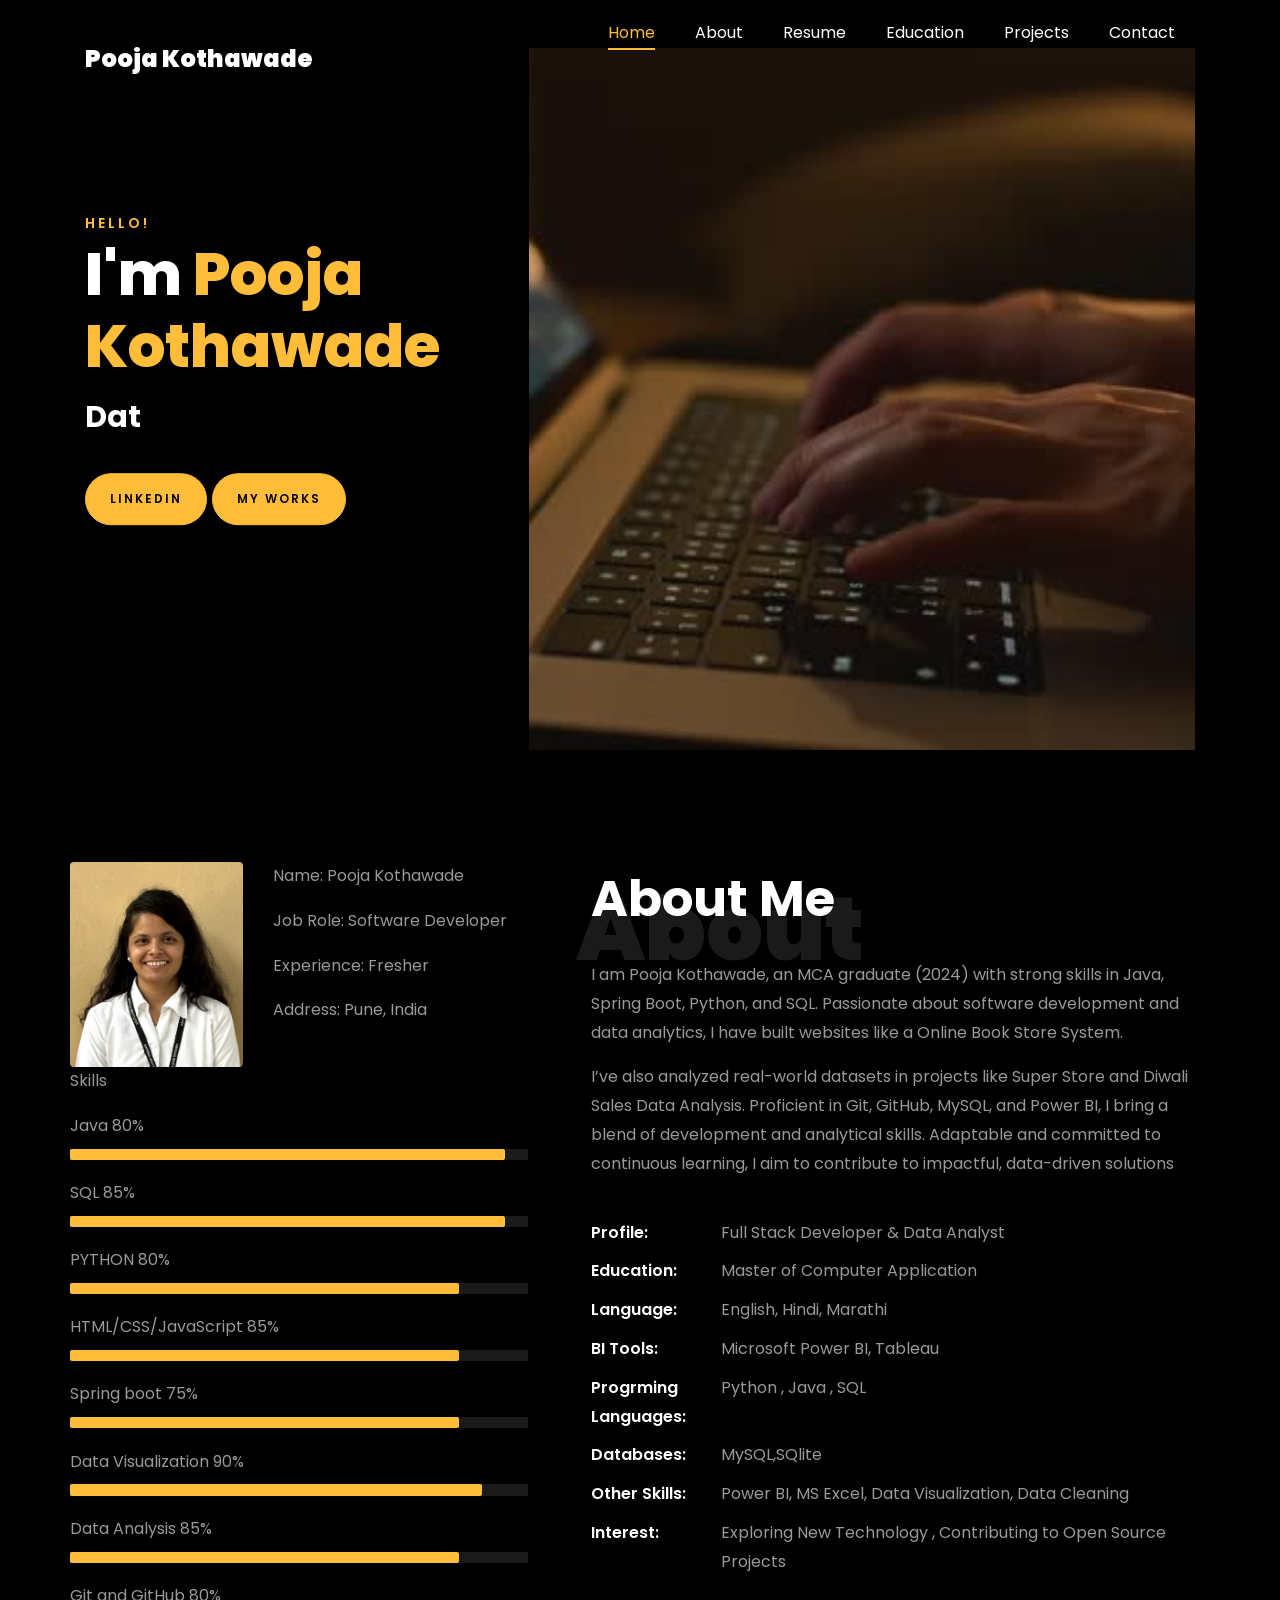
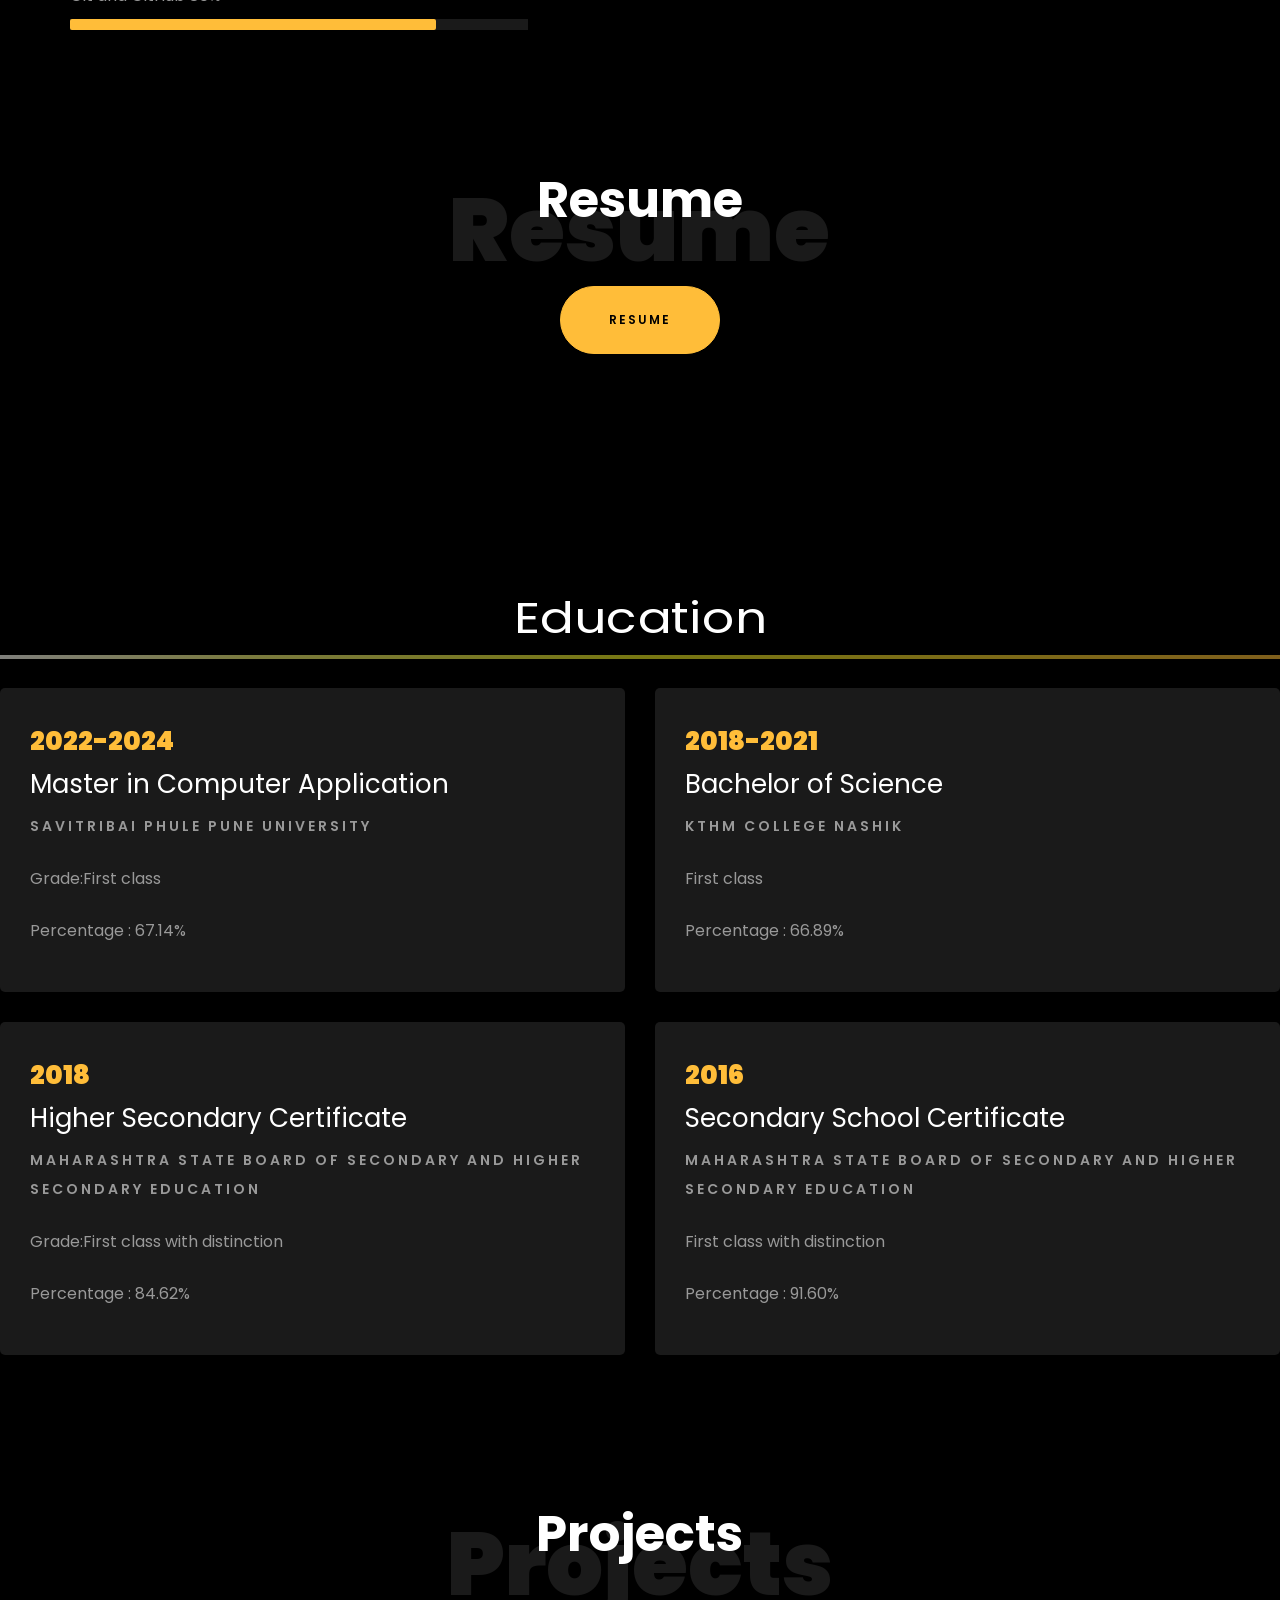
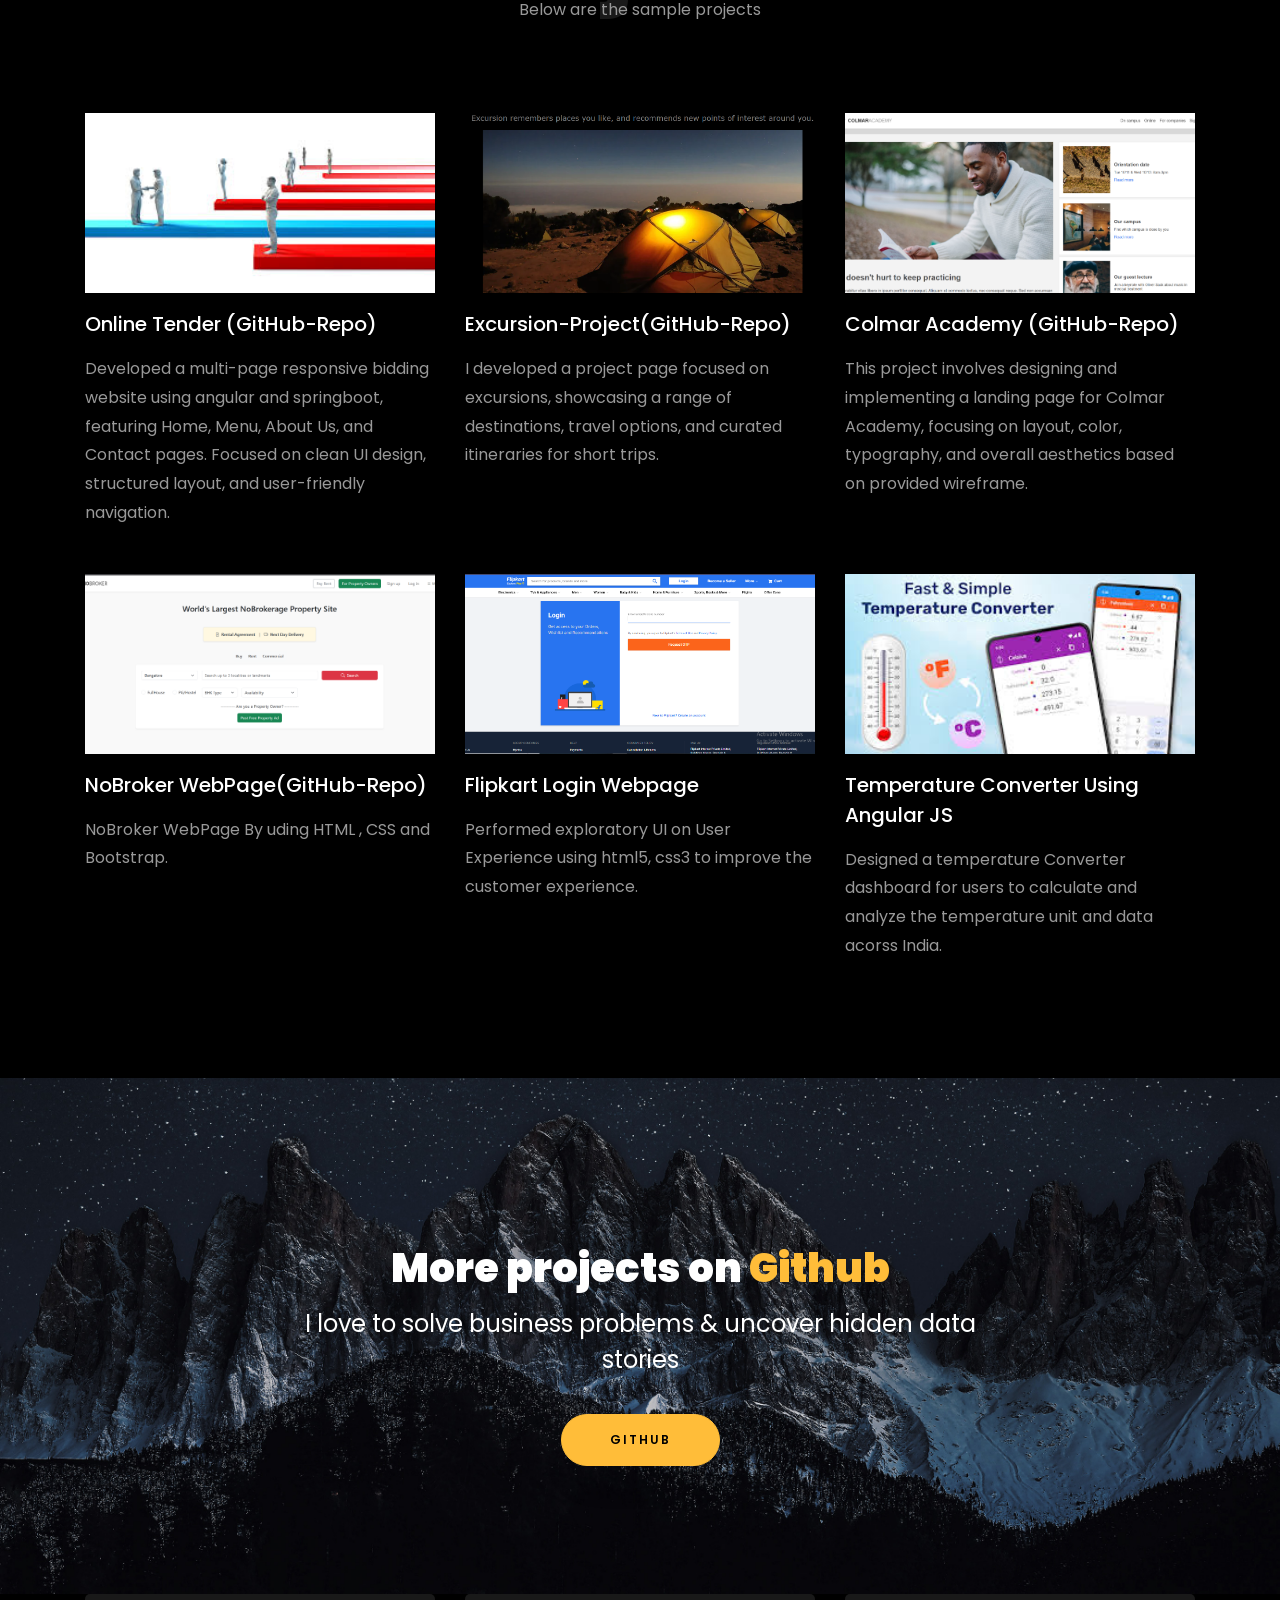
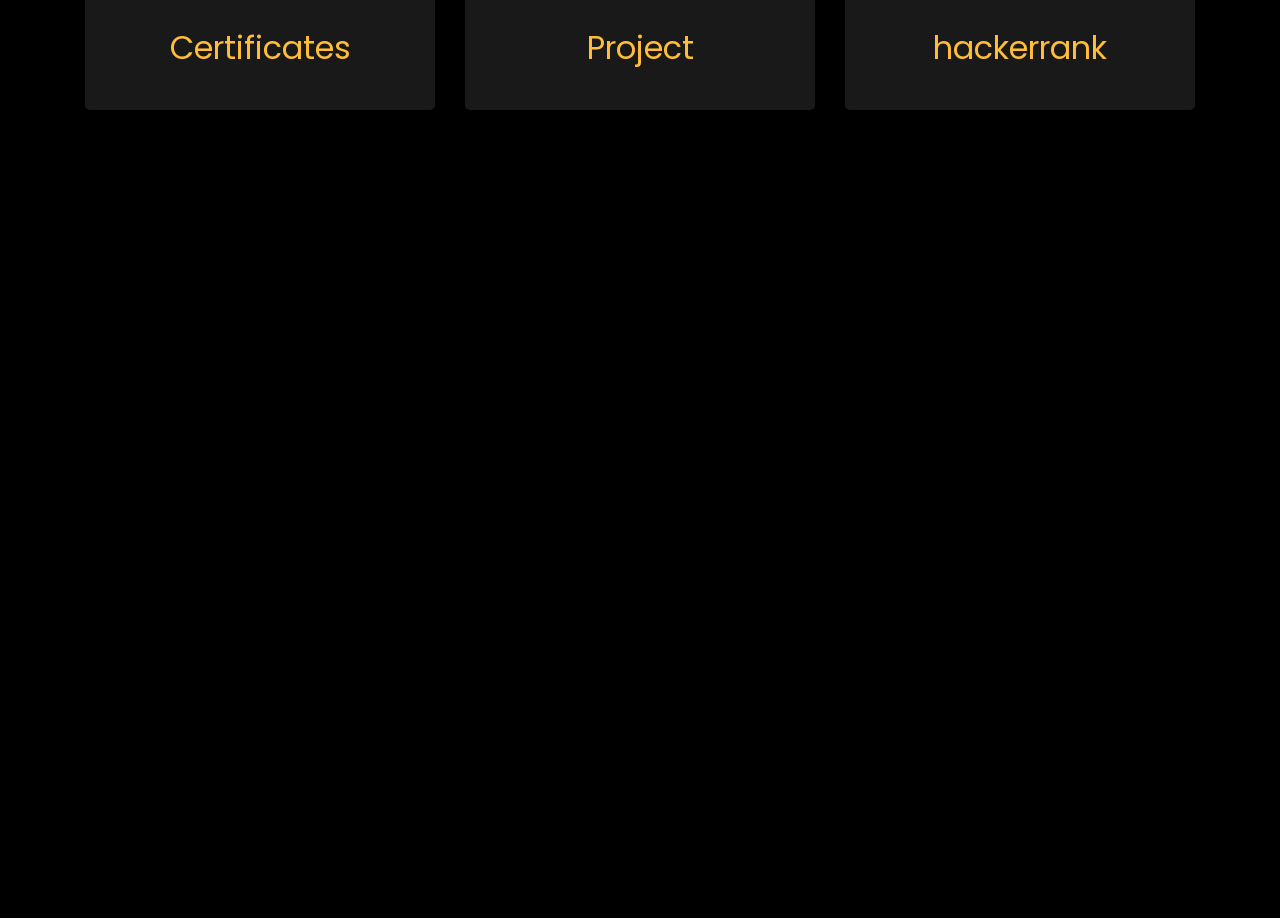
<file: Portfolio/Pooja_Kothawade/index.html>
<!DOCTYPE html>
<html lang="en">

<head>
	<title>|Portfolio|Pooja|</title>
	<meta charset="utf-8">
	<meta name="viewport" content="width=device-width, initial-scale=1, shrink-to-fit=no">

	<link href="https://fonts.googleapis.com/css?family=Poppins:100,200,300,400,500,600,700,800,900" rel="stylesheet">

	<link rel="stylesheet" href="css/open-iconic-bootstrap.min.css">
	<link rel="stylesheet" href="css/animate.css">

	<link rel="stylesheet" href="css/owl.carousel.min.css">
	<link rel="stylesheet" href="css/owl.theme.default.min.css">
	<link rel="stylesheet" href="css/magnific-popup.css">

	<link rel="stylesheet" href="css/aos.css">

	<link rel="stylesheet" href="css/ionicons.min.css">

	<link rel="stylesheet" href="css/flaticon.css">
	<link rel="stylesheet" href="css/icomoon.css">
	<link rel="stylesheet" href="css/style.css">
<link href="https://cdnjs.cloudflare.com/ajax/libs/font-awesome/6.0.0-beta3/css/all.min.css" rel="stylesheet">


	<style>
		/*============
		==========================
//--//-->   ABOUT
======================================*/

		.about-mf .box-shadow-full {
			padding-top: 4rem;
			padding-bottom: 4rem;
		}

		.about-mf .about-img {
			margin-bottom: 2rem;
		}

		.about-mf .about-img img {
			margin-left: 10px;
		}


		.skill-mf .progress {
			/* background-color: #cde1f8; */
			margin: .5rem 0 1.2rem 0;
			border-radius: 0;
			height: .7rem;
		}

		.skill-mf .progress .progress-bar {
			height: .7rem;
			background-color: #ffbd39;
		}


		/* Animation styles */
		#typing-animation {
			position: relative;
			font-size: 30px;
			font-weight: bold;
			color: rgb(255, 255, 255);
			overflow: hidden;
			white-space: nowrap;
			animation: typing 3s steps(20, end) infinite;
		}

		#typing-animation:before {
			content: "";
			/* position: absolute; */
			top: 0;
			left: 0;
			width: 0;
			height: 100%;
			background-color: #ccc;
			animation: typing-cursor 0.5s ease-in-out infinite;
		}

		@keyframes typing {
			from {
				width: 0;
			}

			to {
				width: 100%;
			}
		}

		@keyframes typing-cursor {
			from {
				width: 5px;
			}

			to {
				width: 0;
			}
		}


		/* project image zoom effect */

		.zoom-effect {
			overflow: hidden;
			transition: transform 0.3s ease-out;
		}

		.zoom-effect:hover {
			transform: scale(1.1);
		}
	</style>


</head>

<body data-spy="scroll" data-target=".site-navbar-target" data-offset="300">


	<nav class="navbar navbar-expand-lg navbar-dark ftco_navbar ftco-navbar-light site-navbar-target" id="ftco-navbar">
		<div class="container">
			<a class="navbar-brand" href="index.html">Pooja Kothawade</a>
			<button class="navbar-toggler js-fh5co-nav-toggle fh5co-nav-toggle" type="button" data-toggle="collapse"
				data-target="#ftco-nav" aria-controls="ftco-nav" aria-expanded="false" aria-label="Toggle navigation">
				<span class="oi oi-menu"></span> Menu
			</button>

			<div class="collapse navbar-collapse" id="ftco-nav">
				<ul class="navbar-nav nav ml-auto mb-5">
					<li class="nav-item"><a href="#home-section" class="nav-link"><span>Home</span></a></li>
					<li class="nav-item"><a href="#about-section" class="nav-link"><span>About</span></a></li>
					<li class="nav-item"><a href="#resume-section" class="nav-link"><span>Resume</span></a></li>
					<li class="nav-item"><a href="#Education-section" class="nav-link"><span>Education</span></a></li>

					<li class="nav-item"><a href="#project-section" class="nav-link"><span>Projects</span></a></li>

					<li class="nav-item"><a href="#contact-section" class="nav-link"><span>Contact</span></a></li>
				</ul>
			</div>
		</div>
	</nav>
	<section id="home-section" class="hero">
		<div class="home-slider  owl-carousel">
			<div class="slider-item ">
				<div class="overlay"></div>
				<div class="container">
					<div class="row d-md-flex no-gutters slider-text align-items-end justify-content-end"
						data-scrollax-parent="true">
						<div class="one-third js-fullheight order-md-last img mt-5"
							style="background-image:url(images/gettyimages1.jpg);">
							<div class="overlay"></div>
						</div>
						<div class="one-forth d-flex  align-items-center ftco-animate"
							data-scrollax=" properties: { translateY: '70%' }">
							<div class="text">
								<span class="subheading">Hello!</span>
								<h1 class="mb-6 mt-6">I'm <span>Pooja Kothawade</span></h1>

								<!-- Element to contain animated typing -->
								<span id="typing-animation"></span>

								<script>

									// Initialize the typing animation
									const typingAnimationElement = document.getElementById('typing-animation');

									// Create an array of typing text
									const typingTexts = [
										'Full Stack Developer',
										'Data Analyst',
									];

									// Create a function to display the typing animation for a given text
									function playTypingAnimation(text) {
										// Loop through each character and add it to the element
										for (let i = 0; i < text.length; i++) {
											setTimeout(() => {
												typingAnimationElement.textContent += text[i];
											}, i * 200); // Increase the delay to slow down the typing animation
										}

										// Once the animation is complete, reset the text and start over
										setTimeout(() => {
											typingAnimationElement.textContent = '';
											playTypingAnimation(typingTexts[(typingTexts.indexOf(text) + 1) % typingTexts.length]);
										}, text.length * 200);
									}

									// Start the typing animation loop
									playTypingAnimation(typingTexts[0]);

								</script>

								<br>
								<br>


								<!-- <h2>Data Analyst</h2> -->
								<!-- <h2 class="d-flex" style="margin-bottom: 0">With over 5 years of experience</h2> -->
								<!-- <br> -->
								<p><a href="https://www.linkedin.com/in/pooja-kothawade-techpro/"
										class="btn btn-primary py-3 px-4">linkedin</a>
									<a href="https://github.com/pooja123-kothawade" class="btn btn-primary py-3 px-4">My
										works</a>
								</p>
							</div>
						</div>
					</div>
				</div>
			</div>
		</div>
	</section>



	<section class="ftco-about img ftco-section ftco-no-pb" id="about-section">
		<div class="container">
			<div class="row">
				<div class="row d-flex align-items-stretch">
					<!-- <div class="row d-flex"> -->
					<div class="col-md-6 col-lg-5 d-flex">
						<div class="img-about img d-flex align-items-stretch">
							<div class="overlay">
								<div class="row">
									<div class="col-sm-6 col-md-5">
										<div class="about-img">
											<img src="images/pass_photo_.jpeg" class="img-fluid rounded b-shadow-a" alt="">
										</div>
									</div>
									<!-- Details next to profile image -->
									<div class="col-sm-6 col-md-7">
										<div class="about-info">
											<p><span class="title-s">Name: </span> <span>Pooja Kothawade</span></p>
											<p><span class="title-s">Job Role: </span> <span>Software Developer </span>
											</p>
											<p><span class="title-s">Experience: </span> <span>Fresher</span></p>
											<p><span class="title-s">Address: </span> <span>Pune, India</span></p>
										</div>
									</div>
								</div>

								<div class="skill-mf">
									<p class="title-s">Skills</p>
									<span>Java</span> <span class="pull-right">80%</span>
									<div class="progress">
										<div class="progress-bar" role="progressbar" style="width: 95%;"
											aria-valuenow="95" aria-valuemin="0" aria-valuemax="100"></div>
									</div>
									<span>SQL</span> <span class="pull-right">85%</span>
									<div class="progress">
										<div class="progress-bar" role="progressbar" style="width: 95%;"
											aria-valuenow="95" aria-valuemin="0" aria-valuemax="100"></div>
									</div>
									<span>PYTHON</span> <span class="pull-right">80%</span>
									<div class="progress">
										<div class="progress-bar" role="progressbar" style="width: 85%"
											aria-valuenow="85" aria-valuemin="0" aria-valuemax="100"></div>
									</div>

									<span>HTML/CSS/JavaScript</span> <span class="pull-right">85%</span>
									<div class="progress">
										<div class="progress-bar" role="progressbar" style="width: 85%"
											aria-valuenow="85" aria-valuemin="0" aria-valuemax="100"></div>
									</div>
									<span>Spring boot</span> <span class="pull-right">75%</span>
									<div class="progress">
										<div class="progress-bar" role="progressbar" style="width: 85%"
											aria-valuenow="85" aria-valuemin="0" aria-valuemax="100"></div>
									</div>
									<span>Data Visualization</span> <span class="pull-right">90%</span>
									<div class="progress">
										<div class="progress-bar" role="progressbar" style="width: 90%"
											aria-valuenow="90" aria-valuemin="0" aria-valuemax="100"></div>
									</div>

									<span>Data Analysis</span> <span class="pull-right">85%</span>
									<div class="progress">
										<div class="progress-bar" role="progressbar" style="width: 85%"
											aria-valuenow="85" aria-valuemin="0" aria-valuemax="100"></div>
									</div>

									<span>Git and GitHub</span> <span class="pull-right">80%</span>
									<div class="progress">
										<div class="progress-bar" role="progressbar" style="width: 80%"
											aria-valuenow="80" aria-valuemin="0" aria-valuemax="100"></div>
									</div>
								</div>
							</div>
						</div>
					</div>

					<div class="col-md-6 col-lg-7 pl-lg-5 pb-5">
						<div class="row justify-content-start pb-3">
							<div class="col-md-12 heading-section ftco-animate">

								<h1 class="big">About</h1>
								<h2 class="mb-4">About Me</h2>
								<p>I am Pooja Kothawade, an MCA graduate (2024) with strong skills in Java, Spring
									Boot, Python, and SQL.
									Passionate about software development and data analytics, I have built websites like
									a Online Book Store System.</p>
								<p>I’ve also analyzed real-world datasets in projects like Super Store and Diwali Sales
									Data Analysis.
									Proficient in Git, GitHub, MySQL, and Power BI, I bring a blend of development and
									analytical skills.
									Adaptable and committed to continuous learning, I aim to contribute to impactful,
									data-driven solutions</p>





								<ul class="about-info mt-4 px-md-0 px-2">
									<li class="d-flex"><span>Profile:</span> <span>Full Stack Developer &amp; Data
											Analyst</span>
									</li>
									<li class="d-flex"><span>Education:</span> <span>Master of Computer
											Application</span></li>
									<li class="d-flex"><span>Language:</span> <span>English, Hindi, Marathi</span></li>
									<li class="d-flex"><span>BI Tools:</span> <span>Microsoft Power BI, Tableau</span>
									</li>
									<li class="d-flex"><span>Progrming Languages:</span> <span>Python , Java , SQL
										</span></li>
									<li class="d-flex"><span>Databases:</span> <span>MySQL,SQlite </span></li>

									<li class="d-flex"><span>Other Skills:</span> <span>Power BI, MS Excel, Data
											Visualization, Data Cleaning </span></li>

									<li class="d-flex"><span>Interest:</span> <span>Exploring New Technology ,
											Contributing to Open Source Projects </span></li>

								</ul>
							</div>
						</div>


						<!-- <div class="counter-wrap ftco-animate d-flex mt-md-3">
							<div class="text">
								<p class="mb-4">
									<span class="number" data-number="10">0</span> <span>+</span>
									<span>&nbsp; Projects completed</span>
								</p>
								<p><a href="https://www.linkedin.com/in/shreyas-khandare-246774257/"
										class="btn btn-primary py-3 px-3">LinkedIn</a></p>
							</div>
						</div> -->
					</div>
				</div>
			</div>
		</div>
	</section>




	<section class="ftco-section ftco-no-pb" id="resume-section">
		<div class="container">
			<div class="row justify-content-center pb-5">
				<div class="col-md-10 heading-section text-center ftco-animate">
					<h1 class="big big-2">Resume</h1>
					<h2 class="mb-4">Resume</h2>
					<!-- <p>Data analyst ,data science, statistical analysis, machine learning algorithms and project
						management.</p> -->
					<div class="row justify-content-center mt-5">
						<div class="col-md-6 text-center ftco-animate">
							<p><a href="https://drive.google.com/file/d/1hFwKKgfRsPtFuDkzLLNwg334VWNGUsgw/view?usp=drive_link"
									class="btn btn-primary py-4 px-5">Resume</a></p>
						</div>
					</div>
				</div>
			</div>
		</div>

		<!-- <div class="row">
			<h1 class="big-4">Experience</h1>
			<div class="underline"></div>
		</div>
		<br>
		
		<div class="row">
				<div class="col-md-6">
					<div class="resume-wrap ftco-animate">
						<span class="date">2021-Present</span>
						<h2>Data Analyst</h2>
						<span class="position">Merkle</span>
						<p class="mt-4">Merkle, a leading CXM and media company with over 10K+ professionals globally. It's a part of Dentsu International. 
							<ul>
								<li>Analysed ad campaigns, clickstream, and customer surveys data, identified an increasing demand and launched a strategic product line.</li>
								<li>Developed time series forecasting models to predict sales and optimize marketing budgets, got model performance of 92%.</li>
								<li>Designed and executed A/B tests, performed rigorous statistical analysis. Led to 20% MoM increase in the conversion rate.</li>
							</ul>
						</p>
					</div>

				</div>

				<div class="col-md-6">
					<div class="resume-wrap ftco-animate">
						<span class="date">2018-2021</span>
						<h2>Data Analyst</h2>
						<span class="position">iQuanti</span>
						<p class="mt-4">iQuanti is a data-driven digital marketing analytics and solutions company, helps top 100 global brands. 
							<ul>
								<li>Performed in-depth market research and analysis to create online pages. Resulted in ~100% website growth and 30% increase in conversion rate YoY.</li>
								<li>Delivered multiple training and mentorship sessions on analytical tools like SQL, MS Excel, Power BI, Tableau and Python.</li>
								<li>Performed migration and enhancements for merchandising dashboard, involved data integration and its feature improvement.</li>
							</ul>
						</p>
					</div>

				</div>
			</div> -->

		<br>
		<br>

		<section class="ftco-section ftco-no-pb" id="Education-section">

			<div class="row">
				<h1 class="big-4">Education</h1>
				<div class="underline"></div>
			</div>
			<br>

			<div class="row">
				<div class="col-md-6">
					<div class="resume-wrap ftco-animate">
						<span class="date">2022-2024</span>
						<h2>Master in Computer Application</h2>
						<span class="position">savitribai phule pune university</span>
						<p class="mt-4">Grade:First class</p>
						<p class="mt-4">Percentage : 67.14%</p>
					</div>
				</div>

				<div class="col-md-6">
					<div class="resume-wrap ftco-animate">
						<span class="date">2018-2021</span>
						<h2>Bachelor of Science</h2>
						<span class="position">KTHM College Nashik</span>
						<p class="mt-4">First class </p>
						<p class="mt-4">Percentage : 66.89%</p>
					</div>
				</div>
			</div>



			</div>
			</div>
			<div class="row">
				<div class="col-md-6">
					<div class="resume-wrap ftco-animate">
						<span class="date">2018</span>
						<h2>Higher Secondary Certificate</h2>
						<span class="position">maharashtra state board of secondary and higher secondary
							education</span>
						<p class="mt-4">Grade:First class with distinction</p>
						<p class="mt-4">Percentage : 84.62%</p>
					</div>
				</div>

				<div class="col-md-6">
					<div class="resume-wrap ftco-animate">
						<span class="date">2016</span>
						<h2>Secondary School Certificate</h2>
						<span class="position">maharashtra state board of secondary and higher secondary
							education</span>
						<p class="mt-4">First class with distinction</p>
						<p class="mt-4">Percentage : 91.60%</p>
					</div>
				</div>
			</div>



			</div>
			</div>




			</div>
		</section>



		<section class="ftco-section" id="project-section">
			<div class="container">
				<div class="row justify-content-center mb-4 pb-5">
					<div class="col-md-7 heading-section text-center ftco-animate">
						<h1 class="big big-2">Projects</h1>
						<h2 class="mb-4">Projects</h2>
						<p>Below are the sample projects
						<p>
					</div>
				</div>
				<div class="row d-flex">
					<div class="col-md-4 d-flex ftco-animate">
						<div class="blog-entry justify-content-end">
							<a href=""
								class="block-20 zoom-effect" style="background-image: url('images/tender_system.jpeg');">
							</a>
							<div class="text mt-3 float-right d-block">

								<h3 class="heading"><a
										href="https://github.com/pooja123-kothawade/Online_tender_application">
									  Online Tender (GitHub-Repo)</a></h3>
								<p>Developed a multi-page responsive bidding website using angular and springboot, featuring
									Home, Menu, About Us, and Contact pages. Focused on clean UI design, structured
									layout, and user-friendly navigation. </p>
							</div>
						</div>
					</div>
					<div class="col-md-4 d-flex ftco-animate">
						<div class="blog-entry justify-content-end">
							<a href="https://pooja123-kothawade.github.io/htmlvideoprojectExursion/" class="block-20 zoom-effect"
								style="background-image: url('images/proj_4.png');">
							</a>
							<div class="text mt-3 float-right d-block">

								<h3 class="heading"><a
										href="https://pooja123-kothawade.github.io/htmlvideoprojectExursion/">Excursion-Project(GitHub-Repo)</a>
								</h3>
								<p>I developed a project page focused on excursions, showcasing a range of destinations,
									travel options, and curated itineraries for short trips.</p>
							</div>
						</div>
					</div>
					<div class="col-md-4 d-flex ftco-animate">
						<div class="blog-entry justify-content-end">
							<a href="https://pooja123-kothawade.github.io/ColmarAcademy/"
								class="block-20 zoom-effect" style="background-image: url('images/proj_5.png');">
							</a>
							<div class="text mt-3 float-right d-block">

								<h3 class="heading"><a
										href="https://pooja123-kothawade.github.io/ColmarAcademy/">
										Colmar Academy
										(GitHub-Repo)
									</a></h3>
								<p>This project involves designing and implementing a landing page for Colmar Academy,
									focusing on layout, color, typography, and overall aesthetics based on provided
									wireframe.</p>
							</div>
						</div>
					</div>
					<div class="col-md-4 d-flex ftco-animate">
						<div class="blog-entry justify-content-end">
							<a href="https://pooja123-kothawade.github.io/nobroker/"
								class="block-20 zoom-effect" style="background-image: url('images/pro6.png');">
							</a>
							<div class="text mt-3 float-right d-block">

								<h3 class="heading"><a
										href="https://github.com/pooja123-kothawade/nobroker">NoBroker WebPage(GitHub-Repo) 
										</a></h3>
								<p>NoBroker WebPage By uding HTML , CSS and Bootstrap.</p>
							</div>
						</div>
					</div>
					<div class="col-md-4 d-flex ftco-animate">
						<div class="blog-entry justify-content-end">
							<a href="https://pooja123-kothawade.github.io/loginpag/"
								class="block-20 zoom-effect" style="background-image: url('images/flipkartlogin.png');">
							</a>
							<div class="text mt-3 float-right d-block">

								<h3 class="heading"><a
										href="https://github.com/pooja123-kothawade/loginpag">Flipkart Login Webpage</a></h3>
								<p>Performed exploratory UI on User Experience using html5, css3 to improve the
									customer experience.</p>
							</div>
						</div>
					</div>
					<div class="col-md-4 d-flex ftco-animate">
						<div class="blog-entry">
							<a href="https://github.com/pooja123-kothawade/Temperature-Converter"
								class="block-20 zoom-effect" style="background-image: url('images/download.jpeg');">
							</a>
							<div class="text mt-3 float-right d-block">

								<h3 class="heading"><a
										href="images/download.jpeg">Temperature Converter Using Angular JS</a></h3>
								<p>Designed a temperature Converter dashboard for users to calculate and analyze the temperature unit and
									data acorss India.</p>
							</div>
						</div>
					</div>
				</div>
				<br>
				<!-- added justify-content-center to center align the last two projects -->

			</div>
		</section>


		<section class="ftco-section ftco-no-pt ftco-no-pb ftco-counter img" id="section-counter">


			<div class="ftco-section ftco-hireme img margin-top" style="background-image: url(images/bg_1.jpg)">
				<!-- <div class="container"> -->
				<div class="row justify-content-center">
					<div class="col-md-7 ftco-animate text-center">
						<h2>More projects on<span> Github </span> </h2>
						<div class="heading">
							<h4> I love to solve business problems &amp; uncover hidden data stories </h4>
							<br>
							<p><a href="https://github.com/pooja123-kothawade" class="btn btn-primary py-3 px-5">GitHub</a>
							</p>
						</div>
					</div>
				</div>
				<!-- </div> -->
			</div>
			<section class="ftco-section ftco-no-pt ftco-no-pb ftco-counter img" id="section-counter">

				<!-- below  code for  certificate and projects -->

				<div class="container">
					<div class="row d-md-flex align-items-center">
						<div class="col-md d-flex justify-content-center counter-wrap ftco-animate">
							<div class="block-18">
								<a href="https://drive.google.com/drive/folders/1HXFc4z0Fd4TTutoCy20bqPgQFM5DYxcY">

									<div class="text">
										<!-- <strong class="number" data-number="20">0</strong> -->
										<span><h2 style="color: #ffbd39;">Certificates</h2></span>
									</div>
								</a>
							</div>
						</div>
						<div class="col-md d-flex justify-content-center counter-wrap ftco-animate">
							<div class="block-18">
								<a href="https://github.com/pooja123-kothawade" target="_blank">
									<div class="text">
										<!-- <strong class="number" data-number="10">0</strong> -->
										 	<span><h2 style="color: #ffbd39;">Project</h2></span>
									</div>
								</a>
							</div>
						</div>
						<div class="col-md d-flex justify-content-center counter-wrap ftco-animate" >
							<div class="block-18">
								<a href="https://www.hackerrank.com/profile/kothawadepooja25" target="_blank">

									<div class="text">
										<!-- <strong class="number" data-number="196354">0</strong> -->
										<span><h2 style="color: #ffbd39;">hackerrank</h2></span>
									</div>
								</a>
							</div>
						</div>
						<section class="ftco-section contact-section ftco-no-pb" id="contact-section">
							<div class="container">
								<div class="row justify-content-center mb-5 pb-3">
									<div class="col-md-7 heading-section text-center ftco-animate">
										<h1 class="big big-2">Contact</h1>
										<h2 class="mb-4">Contact Me</h2>
										<p>Below are the details to reach out to me!</p>
									</div>
								</div>

								<div class="row d-flex contact-info mb-5">
									<div class="col-md-6 col-lg-3 d-flex ftco-animate">
										<div class="align-self-stretch box p-4 text-center">
											<div class="icon d-flex align-items-center justify-content-center">
												<span class="icon-map-signs"></span>
											</div>
											<h3 class="mb-4">Address</h3>
											<p> <a>Pune, India</a></p>
										</div>
									</div>
									<div class="col-md-6 col-lg-3 d-flex ftco-animate">
										<div class="align-self-stretch box p-4 text-center">
											<div class="icon d-flex align-items-center justify-content-center">
												<span class="icon-phone2"></span>
											</div>
											<h3 class="mb-4">Contact Number</h3>
											<p><a href="tel://+918329093141">+91 9373708692</a></p>
										</div>
									</div>
									<div class="col-md-6 col-lg-3 d-flex ftco-animate"> 
										<div class="align-self-stretch box p-4 text-center">
											<div class="icon d-flex align-items-center justify-content-center">
												<span class="icon-paper-plane"></span>
											</div>
											<h3 class="mb-4">Email Address</h3>
											<p><a href="mailto:shreyaskhandare311@gmail.com">kothawadepooja25@gmail.com</a></p>
										</div>
									</div>
									<div class="col-md-6 col-lg-3 d-flex ftco-animate">
                    <div class="align-self-stretch box p-4 text-center">
                        <div class="icon d-flex align-items-center justify-content-center">
                            <span class="fa-solid fa-download" onclick="downloadResume()" style="cursor: pointer;"></span>

                        </div>

                        <h3 class="mb-4" onclick="downloadResume()" style="cursor: pointer;">Download Resume</h3>
											<p><a
													href="https://drive.google.com/file/d/1hFwKKgfRsPtFuDkzLLNwg334VWNGUsgw/view">Resume link</a>
											</p>
										</div>

										</a>
									</div>
									<div class="container">
										<br>
										<br>
										<div class="row justify-content-center">

										</div>
										<br>
										<ul
											class="ftco-footer-social list-unstyled d-flex justify-content-center align-items-center mb-0">
											<li class="ftco-animate normal-txt">Find me on </li>
											<li class="ftco-animate"><a
													href="https://www.linkedin.com/in/pooja-kothawade-techpro/"><span
														class="icon-linkedin"></span></a></li>
											<!-- <li class="ftco-animate"><a><span class="icon-twitter"></span></a></li> -->
											<!-- <li class="ftco-animate"><a><span class="icon-facebook"></span></a></li> -->
											<li class="ftco-animate"><a
													href="https://www.behance.net/poojakothawade2500"><span
														class="icon-behance"></span></a></li>
										</ul>
										<br>
									</div>
						</section>
						<!-- loader -->
						<div id="ftco-loader" class="show fullscreen"><svg class="circular" width="48px" height="48px">
								<circle class="path-bg" cx="24" cy="24" r="22" fill="none" stroke-width="4"
									stroke="#eeeeee" />
								<circle class="path" cx="24" cy="24" r="22" fill="none" stroke-width="4"
									stroke-miterlimit="10" stroke="#F96D00" />
							</svg></div>
						<script src="js/jquery.min.js"></script>
						<script src="js/jquery-migrate-3.0.1.min.js"></script>
						<script src="js/popper.min.js"></script>
						<script src="js/bootstrap.min.js"></script>
						<script src="js/jquery.easing.1.3.js"></script>
						<script src="js/jquery.waypoints.min.js"></script>
						<script src="js/jquery.stellar.min.js"></script>
						<script src="js/owl.carousel.min.js"></script>
						<script src="js/jquery.magnific-popup.min.js"></script>
						<script src="js/aos.js"></script>
						<script src="js/jquery.animateNumber.min.js"></script>
						<script src="js/scrollax.min.js"></script>
						<script src="js/main.js"></script>

</body>
</html>
</file>
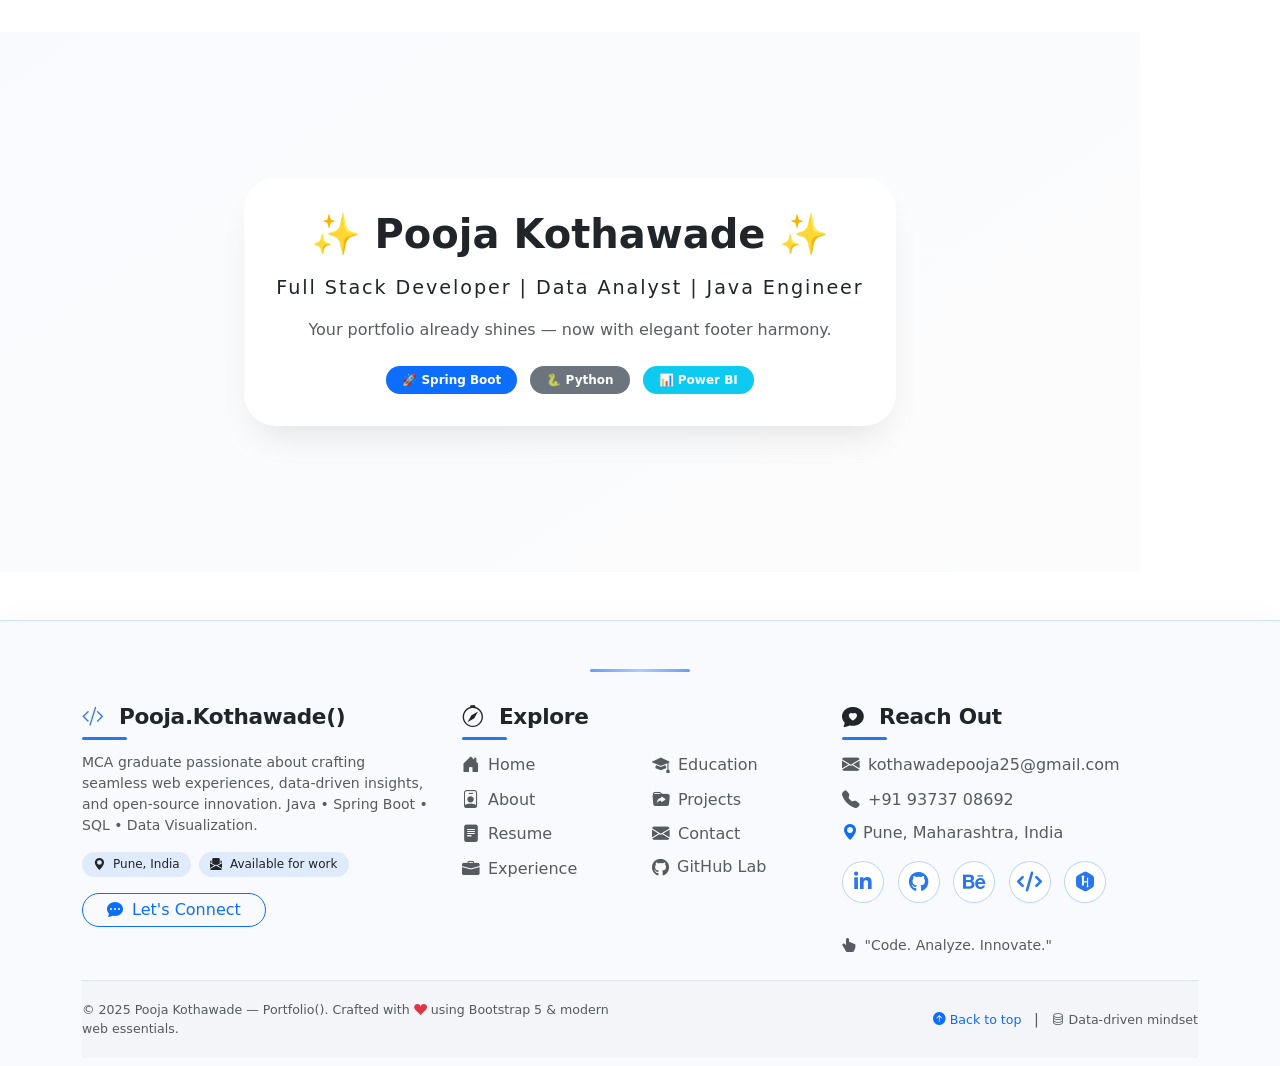
<file: Portfolio/portfolio-darklighttheme/trial.html>
<!DOCTYPE html>
<html lang="en" data-bs-theme="light">
<head>
  <meta charset="UTF-8">
  <meta name="viewport" content="width=device-width, initial-scale=1.0">
  <title>Pooja|Portfolio() — Footer</title>
  <!-- Bootstrap 5 + Icons + Base Styles (matching your existing setup) -->
  <link rel="icon" img width="64" height="64" 
href="https://img.icons8.com/external-xnimrodx-blue-xnimrodx/64/external-code-virus-and-hacker-xnimrodx-blue-xnimrodx.png" alt="logo">
    <link href="https://cdn.jsdelivr.net/npm/bootstrap@5.3.2/dist/css/bootstrap.min.css" rel="stylesheet">
<link rel="stylesheet" href="https://cdnjs.cloudflare.com/ajax/libs/font-awesome/6.5.1/css/all.min.css">
  <link rel="stylesheet" href="https://cdn.jsdelivr.net/npm/bootstrap-icons@1.11.1/font/bootstrap-icons.css">
<link rel="stylesheet" href="css/about.css"><link  rel="stylesheet" href="css/style.css"><link rel="stylesheet" href="css/footer.css">


  <style>
    /* ------------------------------
      GLOBAL STYLES & RESET (mirror your style.css spirit)
    -------------------------------- */
    * {
      margin: 0;
      padding: 0;
      box-sizing: border-box;
    }

    body {
      font-family: system-ui, 'Segoe UI', 'Roboto', 'Helvetica Neue', sans-serif;
      background: var(--bs-body-bg);
      transition: background 0.2s ease, color 0.2s ease;
    }

    /* just to simulate a complete page context (your real pages already have content) */
    .demo-content-placeholder {
      min-height: 60vh;
      background: linear-gradient(145deg, rgba(41,119,236,0.03) 0%, rgba(0,0,0,0.01) 100%);
      display: flex;
      align-items: center;
      justify-content: center;
      text-align: center;
      margin: 2rem 0;
    }
    .demo-card {
      background: var(--bs-body-bg);
      border-radius: 2rem;
      box-shadow: 0 20px 35px -12px rgba(0,0,0,0.1);
      padding: 2rem;
    }

    /* ==============
       FOOTER DESIGN (modern, matches glow & dark/light theme)
    ================ */
    .site-footer {
      background: var(--bs-dark-bg-subtle);
      border-top: 1px solid rgba(41, 119, 236, 0.2);
      transition: all 0.25s ease;
      position: relative;
      overflow: hidden;
    }
    html[data-bs-theme="light"] .site-footer {
      background: #f8fafd;
      box-shadow: 0 -8px 25px rgba(0,0,0,0.02);
    }
    html[data-bs-theme="dark"] .site-footer {
      background: #0f0f12;
      border-top-color: rgba(255,255,255,0.08);
    }
    /* subtle animated wave/glow line at the top (optional signature) */
    .footer-glow-line {
      height: 3px;
      width: 100px;
      background: linear-gradient(90deg, #2977ec, #8bb9fe, #2977ec);
      margin: 0 auto 2rem auto;
      border-radius: 3px;
      opacity: 0.7;
      transition: width 0.3s ease;
    }
    .site-footer:hover .footer-glow-line {
      width: 180px;
    }

    /* footer headings */
    .footer-heading {
      font-size: 1.35rem;
      font-weight: 700;
      letter-spacing: -0.3px;
      margin-bottom: 1.4rem;
      position: relative;
      display: inline-block;
    }
    .footer-heading:after {
      content: '';
      position: absolute;
      bottom: -10px;
      left: 0;
      width: 45px;
      height: 2.5px;
      background: #2977ec;
      border-radius: 4px;
      transition: width 0.3s;
    }
    .footer-col:hover .footer-heading:after {
      width: 65px;
    }

    /* footer links & text */
    .footer-link {
      text-decoration: none;
      color: var(--bs-secondary-color);
      transition: all 0.25s cubic-bezier(0.2, 0.9, 0.4, 1.1);
      display: inline-flex;
      align-items: center;
      gap: 0.5rem;
      font-weight: 500;
    }
    .footer-link i, .footer-link .bi {
      font-size: 1.1rem;
      transition: transform 0.2s;
    }
    html[data-bs-theme="light"] .footer-link:hover {
      color: #2977ec;
      transform: translateX(6px);
    }
    html[data-bs-theme="dark"] .footer-link:hover {
      color: #8bb9fe;
      transform: translateX(6px);
    }
    .footer-link:hover i {
      transform: scale(1.1);
    }

    /* social icon buttons (inherit your imageGlow/glow1 style) */
    .social-footer-btn {
      width: 42px;
      height: 42px;
      border-radius: 50%;
      display: inline-flex;
      align-items: center;
      justify-content: center;
      background: var(--bs-body-bg);
      transition: all 0.25s ease;
      margin-right: 0.6rem;
      border: 1px solid rgba(41, 119, 236, 0.3);
      color: #2977ec;
      text-decoration: none;
    }
    html[data-bs-theme="dark"] .social-footer-btn {
      background: #1e1e2a;
      border-color: rgba(255,255,255,0.15);
      color: #cbd5ff;
    }
    .social-footer-btn:hover {
      transform: translateY(-5px);
      box-shadow: 0 10px 20px -7px rgba(41,119,236,0.5);
      background: #2977ec;
      color: white !important;
      border-color: #2977ec;
    }
    html[data-bs-theme="light"] .social-footer-btn:hover {
      background: #2977ec;
      color: white;
    }
    html[data-bs-theme="dark"] .social-footer-btn:hover {
      background: #2977ec;
      color: #ffffff;
      box-shadow: 0 0 15px rgba(65, 132, 245, 0.7);
    }

    /* copyright bottom bar */
    .copyright-bar {
      background: rgba(0,0,0,0.02);
      border-top: 1px solid rgba(41, 119, 236, 0.12);
      padding: 1.2rem 0;
      margin-top: 1.5rem;
      font-size: 0.9rem;
    }
    html[data-bs-theme="dark"] .copyright-bar {
      background: rgba(255,255,255,0.02);
      border-top-color: rgba(255,255,255,0.05);
    }

    /* quick responsive adjustments */
    @media (max-width: 768px) {
      .footer-heading {
        font-size: 1.2rem;
        margin-top: 1rem;
      }
      .social-footer-btn {
        width: 38px;
        height: 38px;
      }
    }

    /* ink flow inspiration for small footer details */
    .footer-badge {
      background: rgba(41, 119, 236, 0.12);
      padding: 0.2rem 0.7rem;
      border-radius: 40px;
      font-size: 0.75rem;
      font-weight: 500;
    }
  </style>
</head>
<body>

  <!-- 
    This section simulates your actual portfolio page content.
    In your real files (about.html, index.html, etc.), you can simply
    copy the <footer> block below and paste it before the closing </body>.
  -->
  <div class="container demo-content-placeholder">
    <div class="demo-card">
      <h1 class="display-6 fw-bold glow1" style="color: var(--bs-heading-color);">
        ✨ Pooja Kothawade ✨
      </h1>
      <p class="lead typewriter mt-3" style="font-size: 1.2rem;">Full Stack Developer | Data Analyst | Java Engineer</p>
      <p class="text-body-secondary">Your portfolio already shines — now with elegant footer harmony.</p>
      <div class="mt-4">
        <span class="badge bg-primary rounded-pill px-3 py-2 glow1">🚀 Spring Boot</span>
        <span class="badge bg-secondary rounded-pill px-3 py-2 ms-2 glow1">🐍 Python</span>
        <span class="badge bg-info rounded-pill px-3 py-2 ms-2 glow1">📊 Power BI</span>
      </div>
    </div>
  </div>

  <!-- ======================= -->
  <!-- MODERN FOOTER SECTION   -->
  <!-- ======================= -->
  <footer class="site-footer pt-5 pb-2">
    <div class="container">
      <!-- top glowing line (eye candy) -->
      <div class="footer-glow-line"></div>
      
      <div class="row g-4">
        <!-- Column 1: About / short bio + contact CTA -->
        <div class="col-md-4 col-lg-4 footer-col">
          <div class="pe-2">
            <h3 class="footer-heading glow1">
              <i class="bi bi-code-slash me-2" style="color:#2977ec;"></i> Pooja.Kothawade()
            </h3>
            <p class="text-body-secondary small mb-3" style="line-height: 1.5;">
              MCA graduate passionate about crafting seamless web experiences, 
              data-driven insights, and open-source innovation. Java • Spring Boot • SQL • Data Visualization.
            </p>
            <div class="d-flex flex-wrap gap-2 mt-3">
              <span class="footer-badge glow1"><i class="bi bi-geo-alt-fill me-1"></i> Pune, India</span>
              <span class="footer-badge glow1"><i class="bi bi-envelope-paper-fill me-1"></i> Available for work</span>
            </div>
            <div class="mt-3">
              <a href="contact.html" class="btn btn-sm btn-outline-primary rounded-pill px-4 glow1" style="border-width: 1.5px;">
                <i class="bi bi-chat-dots-fill me-1"></i> Let's Connect
              </a>
            </div>
          </div>
        </div>

        <!-- Column 2: Quick Links (site navigation mirrored) -->
        <div class="col-md-4 col-lg-4 footer-col">
          <h3 class="footer-heading"><i class="bi bi-compass me-2"></i> Explore</h3>
          <div class="row">
            <div class="col-6">
              <ul class="list-unstyled">
                <li class="mb-2"><a href="index.html" class="footer-link"><i class="bi bi-house-door-fill"></i> Home</a></li>
                <li class="mb-2"><a href="about.html" class="footer-link"><i class="bi bi-person-badge"></i> About</a></li>
                <li class="mb-2"><a href="resume.html" class="footer-link"><i class="bi bi-file-text-fill"></i> Resume</a></li>
                <li class="mb-2"><a href="experience.html" class="footer-link"><i class="bi bi-briefcase-fill"></i> Experience</a></li>
              </ul>
            </div>
            <div class="col-6">
              <ul class="list-unstyled">
                <li class="mb-2"><a href="education.html" class="footer-link"><i class="bi bi-mortarboard-fill"></i> Education</a></li>
                <li class="mb-2"><a href="project.html" class="footer-link"><i class="bi bi-folder-symlink-fill"></i> Projects</a></li>
                <li class="mb-2"><a href="contact.html" class="footer-link"><i class="bi bi-envelope-fill"></i> Contact</a></li>
                <li class="mb-2"><a href="https://github.com/pooja123-kothawade" target="_blank" class="footer-link"><i class="fab fa-github"></i> GitHub Lab</a></li>
              </ul>
            </div>
          </div>
        </div>

        <!-- Column 3: Contact & Socials (dynamic theme) -->
        <div class="col-md-4 col-lg-4 footer-col">
          <h3 class="footer-heading"><i class="bi bi-chat-heart-fill me-2"></i> Reach Out</h3>
          <div class="mb-3">
            <p class="mb-2"><a href="mailto:kothawadepooja25@gmail.com" class="footer-link"><i class="bi bi-envelope-fill"></i> kothawadepooja25@gmail.com</a></p>
            <p class="mb-2"><a href="tel:+919373708692" class="footer-link"><i class="bi bi-telephone-fill"></i> +91 93737 08692</a></p>
            <p class="mb-3"><i class="bi bi-geo-alt-fill text-primary"></i> <span class="text-body-secondary">Pune, Maharashtra, India</span></p>
          </div>
          <!-- social icons row (mirror your style + imageGlow behavior) -->
          <div class="d-flex flex-wrap align-items-center gap-1 mt-2">
            <a href="https://www.linkedin.com/in/pooja-kothawade-techpro/" target="_blank" class="social-footer-btn" aria-label="LinkedIn">
              <i class="fab fa-linkedin-in fs-5"></i>
            </a>
            <a href="https://github.com/pooja123-kothawade" target="_blank" class="social-footer-btn" aria-label="GitHub">
              <i class="fab fa-github fs-5"></i>
            </a>
            <a href="https://www.behance.net/poojakothawade2500" target="_blank" class="social-footer-btn" aria-label="Behance">
              <i class="fab fa-behance fs-5"></i>
            </a>
            <a href="https://leetcode.com/u/kothawadepooja25/" target="_blank" class="social-footer-btn" aria-label="LeetCode">
              <i class="fas fa-code fs-5"></i>
            </a>
            <a href="https://www.hackerrank.com/profile/kothawadepooja25" target="_blank" class="social-footer-btn" aria-label="HackerRank">
              <i class="fab fa-hackerrank fs-5"></i>
            </a>
          </div>
          <!-- tiny note: dynamic theme aware -->
          <div class="mt-4 pt-2 small text-body-secondary">
            <i class="bi bi-hand-index-thumb-fill me-1"></i> "Code. Analyze. Innovate."
          </div>
        </div>
      </div>

      <!-- Bottom copyright & design credit row -->
      <div class="copyright-bar mt-4">
        <div class="row align-items-center">
          <div class="col-md-6 text-center text-md-start">
            <p class="mb-0 text-body-secondary small">
              © 2025 Pooja Kothawade — Portfolio(). Crafted with <i class="bi bi-suit-heart-fill text-danger" style="font-size: 0.8rem;"></i> 
              using Bootstrap 5 & modern web essentials.
            </p>
          </div>
          <div class="col-md-6 text-center text-md-end mt-2 mt-md-0">
            <a href="#" id="scrollTopFooter" class="text-decoration-none small glow1" style="color: var(--bs-link-color);">
              <i class="bi bi-arrow-up-circle-fill"></i> Back to top
            </a>
            <span class="mx-2 text-body-secondary">|</span>
            <span class="small text-body-secondary">
              <i class="bi bi-database"></i> Data-driven mindset
            </span>
          </div>
        </div>
      </div>
    </div>
  </footer>

  <!-- Bootstrap JS + theme + loader + scroll-to-top logic (consistent with your script.js style) -->
  <script src="https://cdn.jsdelivr.net/npm/bootstrap@5.3.2/dist/js/bootstrap.bundle.min.js"></script>
  <script>
    // --------------------------------------------------------------
    // Theme Toggle + persistence (exactly mirroring your existing logic)
    // --------------------------------------------------------------
    (function() {
      const htmlElement = document.documentElement;
      const savedTheme = localStorage.getItem("theme") || "light";
      htmlElement.setAttribute("data-bs-theme", savedTheme);

      // check if theme toggle exists on page (some pages might have it inside navbar)
      const themeToggle = document.getElementById("themeToggle");
      if (themeToggle) {
        themeToggle.addEventListener("click", () => {
          const currentTheme = htmlElement.getAttribute("data-bs-theme");
          const newTheme = currentTheme === "light" ? "dark" : "light";
          htmlElement.setAttribute("data-bs-theme", newTheme);
          localStorage.setItem("theme", newTheme);
        });
      } else {
        // create fallback toggle if needed for demo: but we are placing in footer only for demo,
        // your real pages will have the toggle in nav. For consistency, we add a small floating theme adjuster? not needed.
        // For portfolio footer consistency: we ensure if someone want theme picker, it's fine.
      }
      
      // scroll to top functionality
      const scrollBtn = document.getElementById("scrollTopFooter");
      if (scrollBtn) {
        scrollBtn.addEventListener("click", (e) => {
          e.preventDefault();
          window.scrollTo({ top: 0, behavior: "smooth" });
        });
      }
      
      // Optional: tiny loader removal simulation (not needed in footer but for consistency - no conflicting)
      // However we guarantee that footer doesn't break any existing loader mechanism.
      // Since your pages have loader-container & hide #homepage, we only add footer after your sections.
      // This snippet doesn't interfere — ensures dynamic theme propagation.
    })();

    // Simulate small glow effect that mirrors 'glow1' on footer icons (already done via CSS)
    // Add optional hover effect matching .glow1 behavior from style.css to footer links
    // (already styled using .footer-link:hover)

    // Console free and cross-page friendly
  </script>
  <!-- 
    *************** INTEGRATION NOTES ***************
    To add this elegant footer to your existing portfolio pages:
    1. Copy the entire <footer class="site-footer pt-5 pb-2"> ... </footer> block.
    2. Paste it right before the closing </body> tag on each HTML page (index.html, about.html, resume.html, etc.)
    3. The footer automatically adapts to light/dark theme using your existing data-bs-theme attribute.
    4. All links (Home, About, Resume, Experience, Education, Projects, Contact) point to the correct 
       relative filenames (same as your navbar). Social links open in new tabs.
    5. No extra CSS conflicts — it complements your style.css and about.css with consistent glow effects.
    6. Footer also includes "Back to top" smooth scroll, copyright, and email/phone links.
    
    ✨ Works flawlessly with your loader, animations, and theme toggle. ✨ 
  --><script src="js/footer-loader.js"></script>

</body>
</html>
</file>
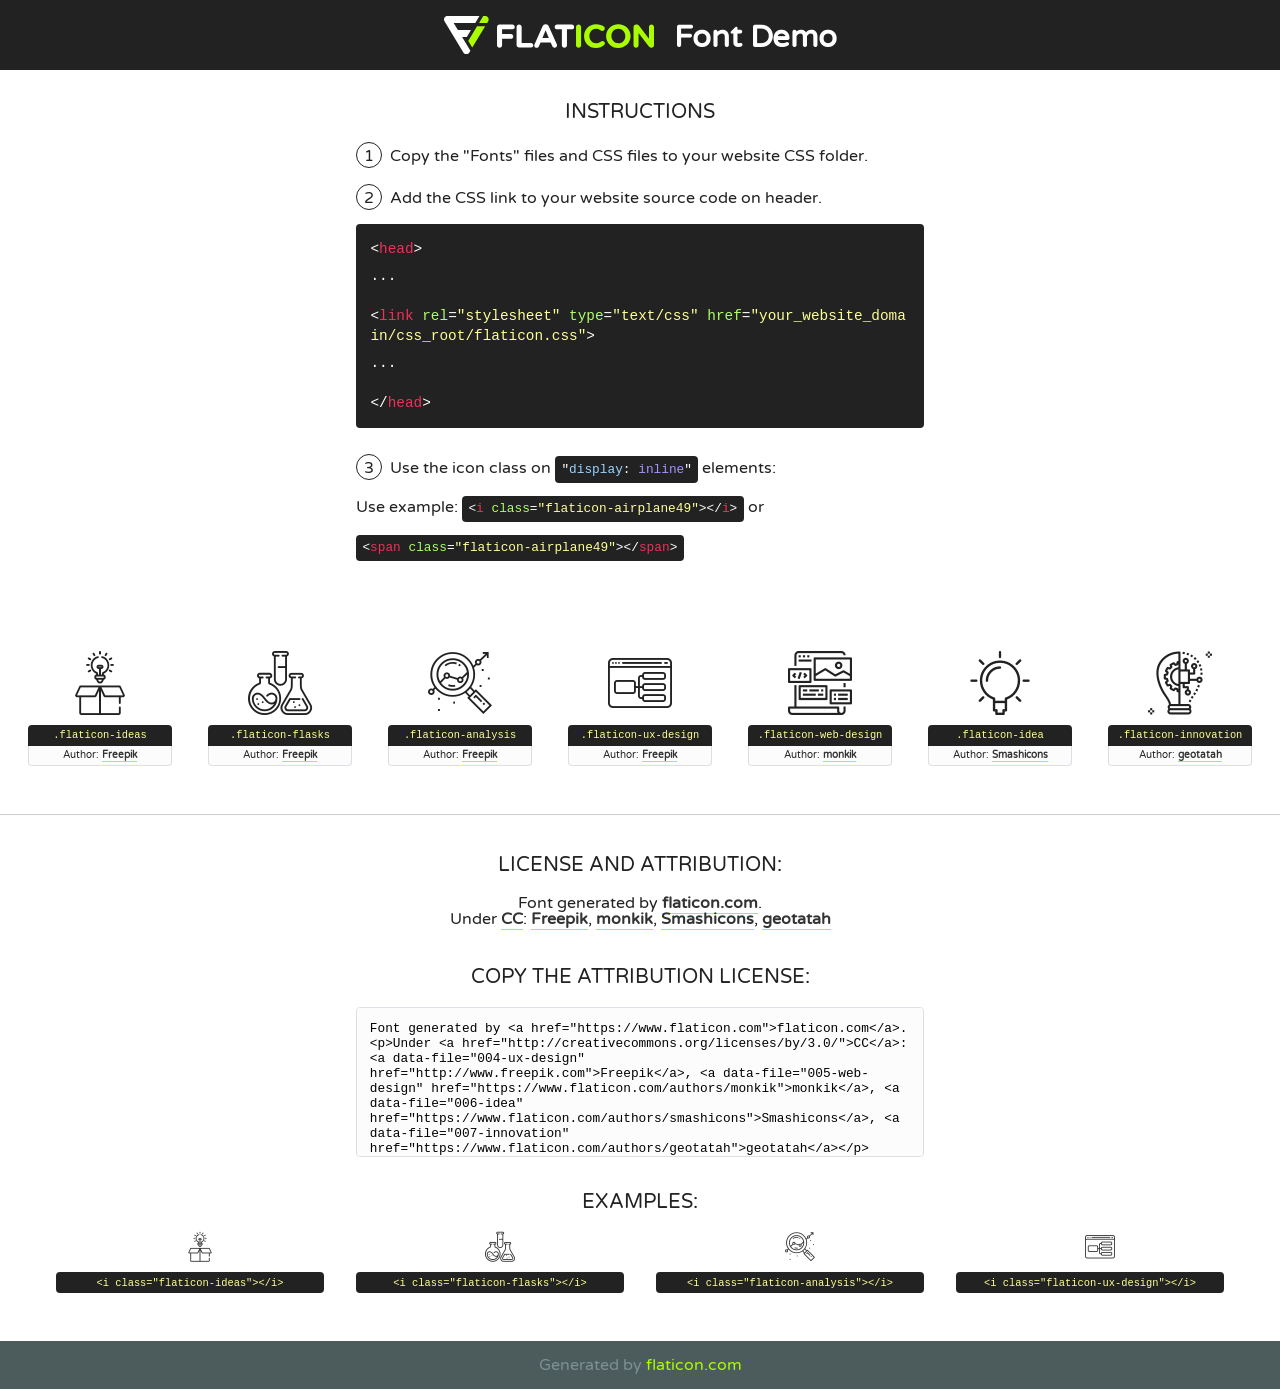
<file: Portfolio/Pooja_Kothawade/fonts/flaticon/font/flaticon.html>
<!DOCTYPE html>
<!--
  Flaticon icon font: Flaticon
  Creation date: 20/03/2019 02:18
-->
<html>
<!DOCTYPE html>
<html>

<head>
    <title>Flaticon WebFont</title>
    <link href="http://fonts.googleapis.com/css?family=Varela+Round" rel="stylesheet" type="text/css" />
    <link rel="stylesheet" type="text/css" href="flaticon.css">
    <meta charset="UTF-8">
    <style>
    html, body, div, span, applet, object, iframe,
    h1, h2, h3, h4, h5, h6, p, blockquote, pre,
    a, abbr, acronym, address, big, cite, code,
    del, dfn, em, img, ins, kbd, q, s, samp,
    small, strike, strong, sub, sup, tt, var,
    b, u, i, center,
    dl, dt, dd, ol, ul, li,
    fieldset, form, label, legend,
    table, caption, tbody, tfoot, thead, tr, th, td,
    article, aside, canvas, details, embed, 
    figure, figcaption, footer, header, hgroup, 
    menu, nav, output, ruby, section, summary,
    time, mark, audio, video {
        margin: 0;
        padding: 0;
        border: 0;
        font-size: 100%;
        font: inherit;
        vertical-align: baseline;
    }
    /* HTML5 display-role reset for older browsers */
    article, aside, details, figcaption, figure, 
    footer, header, hgroup, menu, nav, section {
        display: block;
    }
    body {
        line-height: 1;
    }
    ol, ul {
        list-style: none;
    }
    blockquote, q {
        quotes: none;
    }
    blockquote:before, blockquote:after,
    q:before, q:after {
        content: '';
        content: none;
    }
    table {
        border-collapse: collapse;
        border-spacing: 0;
    }
    body {
        font-family: 'Varela Round', Helvetica, Arial, sans-serif;
        font-size: 16px;
        color: #222;
    }
    a {
        color: #333;
        border-bottom: 1px solid #a9fd00;
        font-weight: bold;
        text-decoration: none;
    }
    * {
        -moz-box-sizing: border-box;
        -webkit-box-sizing: border-box;
        box-sizing: border-box;
        margin: 0;
        padding: 0;
    }
    [class^="flaticon-"]:before, [class*=" flaticon-"]:before, [class^="flaticon-"]:after, [class*=" flaticon-"]:after {
        font-family: Flaticon;
        font-size: 30px;
        font-style: normal;
        margin-left: 20px;
        color: #333;
    }
    .wrapper {
        max-width: 600px;
        margin: auto;
        padding: 0 1em;
    }
    .title {
        font-size: 1.25em;
        text-align: center;
        margin-bottom: 1em;
        text-transform: uppercase;
    }
    header {
        text-align: center;
        background-color: #222;
        color: #fff;
        padding: 1em;
    }
    header .logo {
        width: 210px;
        height: 38px;
        display: inline-block;
        vertical-align: middle;
        margin-right: 1em;
        border: none;
    }
    header strong {
        font-size: 1.95em;
        font-weight: bold;
        vertical-align: middle;
        margin-top: 5px;
        display: inline-block;
    }
    .demo {
        margin: 2em auto;
        line-height: 1.25em;
    }
    .demo ul li {
        margin-bottom: 1em;
    }
    .demo ul li .num {
        color: #222;
        border-radius: 20px;
        display: inline-block;
        width: 26px;
        padding: 3px;
        height: 26px;
        text-align: center;
        margin-right: 0.5em;
        border: 1px solid #222;
    }
    .demo ul li code {
        background-color: #222;
        border-radius: 4px;
        padding: 0.25em 0.5em;
        display: inline-block;
        color: #fff;
        font-family: Consolas,Monaco,Lucida Console,Liberation Mono,DejaVu Sans Mono,Bitstream Vera Sans Mono,Courier New, monospace;
        font-weight: lighter;
        margin-top: 1em;
        font-size: 0.8em;
        word-break: break-all;
    }
    .demo ul li code.big {
        padding: 1em;
        font-size: 0.9em;
    }
    .demo ul li code .red {
        color: #EF3159;
    }
    .demo ul li code .green {
        color: #ACFF65;
    }
    .demo ul li code .yellow {
        color: #FFFF99;
    }
    .demo ul li code .blue {
        color: #99D3FF;
    }
    .demo ul li code .purple {
        color: #A295FF;
    }
    .demo ul li code .dots {
        margin-top: 0.5em;
        display: block;
    }
    #glyphs {
        border-bottom: 1px solid #ccc;
        padding: 2em 0;
        text-align: center;
    }
    .glyph {
        display: inline-block;
        width: 9em;
        margin: 1em;
        text-align: center;
        vertical-align: top;
        background: #FFF;
    }
    .glyph .glyph-icon {
        padding: 10px;
        display: block;
        font-family:"Flaticon";
        font-size: 64px;
        line-height: 1;
    }
    .glyph .glyph-icon:before {
        font-size: 64px;
        color: #222;
        margin-left: 0;
    }
    .class-name {
        font-size: 0.65em;
        background-color: #222;
        color: #fff;
        border-radius: 4px 4px 0 0;
        padding: 0.5em;
        color: #FFFF99;
        font-family: Consolas,Monaco,Lucida Console,Liberation Mono,DejaVu Sans Mono,Bitstream Vera Sans Mono,Courier New, monospace;
    }
    .author-name {
        font-size: 0.6em;
        background-color: #fcfcfd;
        border: 1px solid #DEDEE4;
        border-top: 0;
        border-radius: 0 0 4px 4px;
        padding: 0.5em;
    }
    .class-name:last-child {
        font-size: 10px;
        color:#888;
    }
    .class-name:last-child a {
        font-size: 10px;
        color:#555;
    }
    .class-name:last-child a:hover {
        color:#a9fd00;
    }
    .glyph > input {
        display: block;
        width: 100px;
        margin: 5px auto;
        text-align: center;
        font-size: 12px;
        cursor: text;
    }
    .glyph > input.icon-input {
        font-family:"Flaticon";
        font-size: 16px;
        margin-bottom: 10px;
    }
    .attribution .title {
        margin-top: 2em;
    }
    .attribution textarea {
        background-color: #fcfcfd;
        padding: 1em;
        border: none;
        box-shadow: none;
        border: 1px solid #DEDEE4;
        border-radius: 4px;
        resize: none;
        width: 100%;
        height: 150px;
        font-size: 0.8em;
        font-family: Consolas,Monaco,Lucida Console,Liberation Mono,DejaVu Sans Mono,Bitstream Vera Sans Mono,Courier New, monospace;
        -webkit-appearance: none;
    }
    .iconsuse {
        margin: 2em auto;
        text-align: center;
        max-width: 1200px;
    }
    .iconsuse:after {
        content: '';
        display: table;
        clear: both;
    }
    .iconsuse .image {
        float: left;
        width: 25%;
        padding: 0 1em;
    }
    .iconsuse .image p {
        margin-bottom: 1em;
    }
    .iconsuse .image span {
        display: block;
        font-size: 0.65em;
        background-color: #222;
        color: #fff;
        border-radius: 4px;
        padding: 0.5em;
        color: #FFFF99;
        margin-top: 1em;
        font-family: Consolas,Monaco,Lucida Console,Liberation Mono,DejaVu Sans Mono,Bitstream Vera Sans Mono,Courier New, monospace;
    }
    #footer {
        text-align: center;
        background-color: #4C5B5C;
        color: #7c9192;
        padding: 1em;
    }
    #footer a {
        border: none;
        color: #a9fd00;
        font-weight: normal;
    }
    @media (max-width: 960px) {
        .iconsuse .image {
            width: 50%;
        }
    }
    @media (max-width: 560px) {
        .iconsuse .image {
            width: 100%;
        }
    }
    </style>
</head>

<body class="characters-off">

    <header>
        <a href="https://www.flaticon.com" target="_blank" class="logo">
            <svg version="1.1" xmlns="http://www.w3.org/2000/svg" xmlns:xlink="http://www.w3.org/1999/xlink" xmlns:a="http://ns.adobe.com/AdobeSVGViewerExtensions/3.0/" viewBox="0 0 560.875 102.036" enable-background="new 0 0 560.875 102.036" xml:space="preserve">
                <defs>
                </defs>
                <g>
                    <g class="letters">
                        <path fill="#ffffff" d="M141.596,29.675c0-3.777,2.985-6.767,6.764-6.767h34.438c3.426,0,6.15,2.728,6.15,6.15
                        c0,3.43-2.724,6.149-6.15,6.149h-27.674v13.091h23.719c3.429,0,6.151,2.724,6.151,6.15c0,3.43-2.723,6.149-6.151,6.149h-23.719
                        v17.574c0,3.773-2.986,6.761-6.764,6.761c-3.779,0-6.764-2.989-6.764-6.761V29.675z"></path>
                        <path fill="#ffffff" d="M193.844,29.149c0-3.781,2.985-6.767,6.764-6.767c3.776,0,6.763,2.985,6.763,6.767v42.957h25.039
                        c3.426,0,6.149,2.726,6.149,6.153c0,3.425-2.723,6.15-6.149,6.15h-31.802c-3.779,0-6.764-2.986-6.764-6.768V29.149z"></path>
                        <path fill="#ffffff" d="M241.891,75.71l21.438-48.407c1.492-3.341,4.215-5.357,7.906-5.357h0.792
                        c3.686,0,6.323,2.017,7.815,5.357l21.439,48.407c0.436,0.967,0.701,1.845,0.701,2.723c0,3.602-2.809,6.501-6.414,6.501
                        c-3.161,0-5.269-1.845-6.499-4.655l-4.132-9.661h-27.059l-4.301,10.102c-1.144,2.631-3.426,4.214-6.237,4.214
                        c-3.517,0-6.24-2.81-6.24-6.325C241.1,77.64,241.451,76.677,241.891,75.71z M279.932,58.666l-8.521-20.297l-8.526,20.297H279.932
                        z"></path>
                        <path fill="#ffffff" d="M314.864,35.387H301.86c-3.429,0-6.239-2.813-6.239-6.238c0-3.429,2.811-6.24,6.239-6.24h39.533
                        c3.426,0,6.237,2.811,6.237,6.24c0,3.425-2.811,6.238-6.237,6.238h-13.001v42.785c0,3.773-2.99,6.761-6.764,6.761
                        c-3.779,0-6.764-2.989-6.764-6.761V35.387z"></path>
                        <path fill="#A9FD00" d="M352.615,29.149c0-3.781,2.985-6.767,6.767-6.767c3.774,0,6.761,2.985,6.761,6.767v49.024
                        c0,3.773-2.987,6.761-6.761,6.761c-3.781,0-6.767-2.989-6.767-6.761V29.149z"></path>
                        <path fill="#A9FD00" d="M374.132,53.836v-0.179c0-17.481,13.178-31.801,32.065-31.801c9.22,0,15.459,2.458,20.557,6.238
                        c1.402,1.054,2.637,2.985,2.637,5.357c0,3.692-2.985,6.59-6.681,6.59c-1.845,0-3.071-0.702-4.044-1.319
                        c-3.776-2.813-7.729-4.393-12.562-4.393c-10.364,0-17.831,8.611-17.831,19.154v0.173c0,10.542,7.291,19.329,17.831,19.329
                        c5.715,0,9.492-1.756,13.359-4.834c1.049-0.874,2.458-1.491,4.039-1.491c3.429,0,6.325,2.813,6.325,6.236
                        c0,2.106-1.056,3.78-2.282,4.834c-5.539,4.834-12.036,7.733-21.878,7.733C387.572,85.464,374.132,71.493,374.132,53.836z"></path>
                        <path fill="#A9FD00" d="M433.009,53.836v-0.179c0-17.481,13.79-31.801,32.766-31.801c18.981,0,32.592,14.143,32.592,31.628v0.173
                        c0,17.483-13.785,31.807-32.769,31.807C446.625,85.464,433.009,71.32,433.009,53.836z M484.224,53.836v-0.179
                        c0-10.539-7.725-19.326-18.626-19.326c-10.893,0-18.449,8.611-18.449,19.154v0.173c0,10.542,7.73,19.329,18.626,19.329
                        C476.676,72.986,484.224,64.378,484.224,53.836z"></path>
                        <path fill="#A9FD00" d="M506.233,29.321c0-3.774,2.99-6.763,6.767-6.763h1.401c3.252,0,5.183,1.583,7.029,3.953l26.093,34.265
                        V29.059c0-3.692,2.99-6.677,6.681-6.677c3.683,0,6.671,2.985,6.671,6.677v48.934c0,3.78-2.987,6.765-6.764,6.765h-0.436
                        c-3.257,0-5.188-1.581-7.034-3.953l-27.056-35.492v32.944c0,3.687-2.985,6.676-6.678,6.676c-3.683,0-6.673-2.989-6.673-6.676
                        V29.321z"></path>
                    </g>
                    <g class="insignia">
                        <path fill="#ffffff" d="M48.372,56.137h12.517l11.156-18.537H37.186L25.688,18.539h57.825L94.668,0H9.271
                        C5.925,0,2.842,1.801,1.198,4.716c-1.644,2.907-1.593,6.482,0.134,9.343l50.38,83.501c1.678,2.781,4.689,4.476,7.938,4.476
                        c3.246,0,6.257-1.695,7.935-4.476l2.898-4.804L48.372,56.137z"></path>
                        <g class="i">
                            <path fill="#A9FD00" d="M93.575,18.539h0.031v0.004l21.652,0.004l2.705-4.488c1.727-2.861,1.778-6.436,0.133-9.343
                            C116.454,1.801,113.371,0,110.026,0h-5.294L93.575,18.539z"></path>
                            <polygon fill="#A9FD00" points="88.291,27.356 64.725,66.486 75.519,84.404 109.942,27.356"></polygon>
                        </g>
                    </g>
                </g>
            </svg>
        </a>
        <strong>Font Demo</strong>
    </header>


    <section class="demo wrapper">

        <p class="title">Instructions</p>

        <ul>
            <li>
                <span class="num">1</span>Copy the "Fonts" files and CSS files to your website CSS folder.
            </li>
            <li>
                <span class="num">2</span>Add the CSS link to your website source code on header.
                <code class="big">
                    &lt;<span class="red">head</span>&gt;
                    <br/><span class="dots">...</span>
                    <br/>&lt;<span class="red">link</span> <span class="green">rel</span>=<span class="yellow">"stylesheet"</span> <span class="green">type</span>=<span class="yellow">"text/css"</span> <span class="green">href</span>=<span class="yellow">"your_website_domain/css_root/flaticon.css"</span>&gt;
                    <br/><span class="dots">...</span>
                    <br/>&lt;/<span class="red">head</span>&gt;
                </code>
            </li>

            <li>
                <p>
                    <span class="num">3</span>Use the icon class on <code>"<span class="blue">display</span>:<span class="purple"> inline</span>"</code> elements:
                    <br />
                    Use example: <code>&lt;<span class="red">i</span> <span class="green">class</span>=<span class="yellow">&quot;flaticon-airplane49&quot;</span>&gt;&lt;/<span class="red">i</span>&gt;</code> or <code>&lt;<span class="red">span</span> <span class="green">class</span>=<span class="yellow">&quot;flaticon-airplane49&quot;</span>&gt;&lt;/<span class="red">span</span>&gt;</code>
            </li>
        </ul>

    </section>




   <section id="glyphs">          
    
      
        <div class="glyph"><div class="glyph-icon flaticon-ideas"></div>
            <div class="class-name">.flaticon-ideas</div>
            <div class="author-name">Author: <a data-file="001-ideas" href="http://www.freepik.com">Freepik</a> </div> 
        </div>        
        
        <div class="glyph"><div class="glyph-icon flaticon-flasks"></div>
            <div class="class-name">.flaticon-flasks</div>
            <div class="author-name">Author: <a data-file="002-flasks" href="http://www.freepik.com">Freepik</a> </div> 
        </div>        
        
        <div class="glyph"><div class="glyph-icon flaticon-analysis"></div>
            <div class="class-name">.flaticon-analysis</div>
            <div class="author-name">Author: <a data-file="003-analysis" href="http://www.freepik.com">Freepik</a> </div> 
        </div>        
        
        <div class="glyph"><div class="glyph-icon flaticon-ux-design"></div>
            <div class="class-name">.flaticon-ux-design</div>
            <div class="author-name">Author: <a data-file="004-ux-design" href="http://www.freepik.com">Freepik</a> </div> 
        </div>        
        
        <div class="glyph"><div class="glyph-icon flaticon-web-design"></div>
            <div class="class-name">.flaticon-web-design</div>
            <div class="author-name">Author: <a data-file="005-web-design" href="https://www.flaticon.com/authors/monkik">monkik</a> </div> 
        </div>        
        
        <div class="glyph"><div class="glyph-icon flaticon-idea"></div>
            <div class="class-name">.flaticon-idea</div>
            <div class="author-name">Author: <a data-file="006-idea" href="https://www.flaticon.com/authors/smashicons">Smashicons</a> </div> 
        </div>        
        
        <div class="glyph"><div class="glyph-icon flaticon-innovation"></div>
            <div class="class-name">.flaticon-innovation</div>
            <div class="author-name">Author: <a data-file="007-innovation" href="https://www.flaticon.com/authors/geotatah">geotatah</a> </div> 
        </div>        
        

    </section>



    <section class="attribution wrapper"   style="text-align:center;">

      <div class="title">License and attribution:</div><div class="attrDiv">Font generated by <a href="https://www.flaticon.com">flaticon.com</a>. <div><p>Under <a href="http://creativecommons.org/licenses/by/3.0/">CC</a>: <a data-file="004-ux-design" href="http://www.freepik.com">Freepik</a>, <a data-file="005-web-design" href="https://www.flaticon.com/authors/monkik">monkik</a>, <a data-file="006-idea" href="https://www.flaticon.com/authors/smashicons">Smashicons</a>, <a data-file="007-innovation" href="https://www.flaticon.com/authors/geotatah">geotatah</a></p>  </div>
      </div>
      <div class="title">Copy the Attribution License:</div>

    <textarea onclick="this.focus();this.select();">Font generated by &lt;a href=&quot;https://www.flaticon.com&quot;&gt;flaticon.com&lt;/a&gt;. <p>Under <a href="http://creativecommons.org/licenses/by/3.0/">CC</a>: <a data-file="004-ux-design" href="http://www.freepik.com">Freepik</a>, <a data-file="005-web-design" href="https://www.flaticon.com/authors/monkik">monkik</a>, <a data-file="006-idea" href="https://www.flaticon.com/authors/smashicons">Smashicons</a>, <a data-file="007-innovation" href="https://www.flaticon.com/authors/geotatah">geotatah</a></p>  
     </textarea>

    </section>

    <section class="iconsuse">

          <div class="title">Examples:</div>            
             
            <div class="image">
                <p>
                    <i class="glyph-icon flaticon-ideas"></i> 
                    <span>&lt;i class=&quot;flaticon-ideas&quot;&gt;&lt;/i&gt;</span>
                </p>
            </div>
            
            <div class="image">
                <p>
                    <i class="glyph-icon flaticon-flasks"></i> 
                    <span>&lt;i class=&quot;flaticon-flasks&quot;&gt;&lt;/i&gt;</span>
                </p>
            </div>
            
            <div class="image">
                <p>
                    <i class="glyph-icon flaticon-analysis"></i> 
                    <span>&lt;i class=&quot;flaticon-analysis&quot;&gt;&lt;/i&gt;</span>
                </p>
            </div>
            
            <div class="image">
                <p>
                    <i class="glyph-icon flaticon-ux-design"></i> 
                    <span>&lt;i class=&quot;flaticon-ux-design&quot;&gt;&lt;/i&gt;</span>
                </p>
            </div>
                       
        </div>
                            
    </section>

<div id="footer">
    <div>Generated by <a href="https://www.flaticon.com">flaticon.com</a>
    </div>
</div>



</body>
</html>
</file>
<file: Portfolio/Pooja_Kothawade/css/flaticon.css>
/*
  	Flaticon icon font: Flaticon
  	Creation date: 04/01/2019 13:45
  	*/


@font-face {
  font-family: "Flaticon";
  src: url("../fonts/flaticon/font/Flaticon.eot");
  src: url("../fonts/flaticon/font/Flaticon.eot?#iefix") format("embedded-opentype"),
       url("../fonts/flaticon/font/Flaticon.woff") format("woff"),
       url("../fonts/flaticon/font/Flaticon.ttf") format("truetype"),
       url("../fonts/flaticon/font/Flaticon.svg#Flaticon") format("svg");
  font-weight: normal;
  font-style: normal;
}

@media screen and (-webkit-min-device-pixel-ratio:0) {
  @font-face {
    font-family: "Flaticon";
    src: url("../fonts/flaticon/font/Flaticon.svg#Flaticon") format("svg");
  }
}

[class^="flaticon-"]:before, [class*=" flaticon-"]:before,
[class^="flaticon-"]:after, [class*=" flaticon-"]:after {   
  font-family: Flaticon;
  font-style: normal;
  font-weight: normal;
  font-variant: normal;
  text-transform: none;
  line-height: 1;

  /* Better Font Rendering =========== */
  -webkit-font-smoothing: antialiased;
  -moz-osx-font-smoothing: grayscale;
}

.flaticon-ideas:before { content: "\f100"; }
.flaticon-flasks:before { content: "\f101"; }
.flaticon-analysis:before { content: "\f102"; }
.flaticon-ux-design:before { content: "\f103"; }
.flaticon-web-design:before { content: "\f104"; }
.flaticon-idea:before { content: "\f105"; }
.flaticon-innovation:before { content: "\f106"; }
</file>
<file: Portfolio/Pooja_Kothawade/css/icomoon.css>
@font-face {
  font-family: 'icomoon';
  src:  url('../fonts/icomoon/icomoon.eot?6tt51o');
  src:  url('../fonts/icomoon/icomoon.eot?6tt51o#iefix') format('embedded-opentype'),
    url('../fonts/icomoon/icomoon.ttf?6tt51o') format('truetype'),
    url('../fonts/icomoon/icomoon.woff?6tt51o') format('woff'),
    url('../fonts/icomoon/icomoon.svg?6tt51o#icomoon') format('svg');
  font-weight: normal;
  font-style: normal;
}

[class^="icon-"], [class*=" icon-"] {
  /* use !important to prevent issues with browser extensions that change fonts */
  font-family: 'icomoon' !important;
  speak: none;
  font-style: normal;
  font-weight: normal;
  font-variant: normal;
  text-transform: none;
  line-height: 1;

  /* Better Font Rendering =========== */
  -webkit-font-smoothing: antialiased;
  -moz-osx-font-smoothing: grayscale;
}

.icon-asterisk:before {
  content: "\f069";
}
.icon-plus:before {
  content: "\f067";
}
.icon-question:before {
  content: "\f128";
}
.icon-minus:before {
  content: "\f068";
}
.icon-glass:before {
  content: "\f000";
}
.icon-music:before {
  content: "\f001";
}
.icon-search:before {
  content: "\f002";
}
.icon-envelope-o:before {
  content: "\f003";
}
.icon-heart:before {
  content: "\f004";
}
.icon-star:before {
  content: "\f005";
}
.icon-star-o:before {
  content: "\f006";
}
.icon-user:before {
  content: "\f007";
}
.icon-film:before {
  content: "\f008";
}
.icon-th-large:before {
  content: "\f009";
}
.icon-th:before {
  content: "\f00a";
}
.icon-th-list:before {
  content: "\f00b";
}
.icon-check:before {
  content: "\f00c";
}
.icon-close:before {
  content: "\f00d";
}
.icon-remove:before {
  content: "\f00d";
}
.icon-times:before {
  content: "\f00d";
}
.icon-search-plus:before {
  content: "\f00e";
}
.icon-search-minus:before {
  content: "\f010";
}
.icon-power-off:before {
  content: "\f011";
}
.icon-signal:before {
  content: "\f012";
}
.icon-cog:before {
  content: "\f013";
}
.icon-gear:before {
  content: "\f013";
}
.icon-trash-o:before {
  content: "\f014";
}
.icon-home:before {
  content: "\f015";
}
.icon-file-o:before {
  content: "\f016";
}
.icon-clock-o:before {
  content: "\f017";
}
.icon-road:before {
  content: "\f018";
}
.icon-download:before {
  content: "\f019";
}
.icon-arrow-circle-o-down:before {
  content: "\f01a";
}
.icon-arrow-circle-o-up:before {
  content: "\f01b";
}
.icon-inbox:before {
  content: "\f01c";
}
.icon-play-circle-o:before {
  content: "\f01d";
}
.icon-repeat:before {
  content: "\f01e";
}
.icon-rotate-right:before {
  content: "\f01e";
}
.icon-refresh:before {
  content: "\f021";
}
.icon-list-alt:before {
  content: "\f022";
}
.icon-lock:before {
  content: "\f023";
}
.icon-flag:before {
  content: "\f024";
}
.icon-headphones:before {
  content: "\f025";
}
.icon-volume-off:before {
  content: "\f026";
}
.icon-volume-down:before {
  content: "\f027";
}
.icon-volume-up:before {
  content: "\f028";
}
.icon-qrcode:before {
  content: "\f029";
}
.icon-barcode:before {
  content: "\f02a";
}
.icon-tag:before {
  content: "\f02b";
}
.icon-tags:before {
  content: "\f02c";
}
.icon-book:before {
  content: "\f02d";
}
.icon-bookmark:before {
  content: "\f02e";
}
.icon-print:before {
  content: "\f02f";
}
.icon-camera:before {
  content: "\f030";
}
.icon-font:before {
  content: "\f031";
}
.icon-bold:before {
  content: "\f032";
}
.icon-italic:before {
  content: "\f033";
}
.icon-text-height:before {
  content: "\f034";
}
.icon-text-width:before {
  content: "\f035";
}
.icon-align-left:before {
  content: "\f036";
}
.icon-align-center:before {
  content: "\f037";
}
.icon-align-right:before {
  content: "\f038";
}
.icon-align-justify:before {
  content: "\f039";
}
.icon-list:before {
  content: "\f03a";
}
.icon-dedent:before {
  content: "\f03b";
}
.icon-outdent:before {
  content: "\f03b";
}
.icon-indent:before {
  content: "\f03c";
}
.icon-video-camera:before {
  content: "\f03d";
}
.icon-image:before {
  content: "\f03e";
}
.icon-photo:before {
  content: "\f03e";
}
.icon-picture-o:before {
  content: "\f03e";
}
.icon-pencil:before {
  content: "\f040";
}
.icon-map-marker:before {
  content: "\f041";
}
.icon-adjust:before {
  content: "\f042";
}
.icon-tint:before {
  content: "\f043";
}
.icon-edit:before {
  content: "\f044";
}
.icon-pencil-square-o:before {
  content: "\f044";
}
.icon-share-square-o:before {
  content: "\f045";
}
.icon-check-square-o:before {
  content: "\f046";
}
.icon-arrows:before {
  content: "\f047";
}
.icon-step-backward:before {
  content: "\f048";
}
.icon-fast-backward:before {
  content: "\f049";
}
.icon-backward:before {
  content: "\f04a";
}
.icon-play:before {
  content: "\f04b";
}
.icon-pause:before {
  content: "\f04c";
}
.icon-stop:before {
  content: "\f04d";
}
.icon-forward:before {
  content: "\f04e";
}
.icon-fast-forward:before {
  content: "\f050";
}
.icon-step-forward:before {
  content: "\f051";
}
.icon-eject:before {
  content: "\f052";
}
.icon-chevron-left:before {
  content: "\f053";
}
.icon-chevron-right:before {
  content: "\f054";
}
.icon-plus-circle:before {
  content: "\f055";
}
.icon-minus-circle:before {
  content: "\f056";
}
.icon-times-circle:before {
  content: "\f057";
}
.icon-check-circle:before {
  content: "\f058";
}
.icon-question-circle:before {
  content: "\f059";
}
.icon-info-circle:before {
  content: "\f05a";
}
.icon-crosshairs:before {
  content: "\f05b";
}
.icon-times-circle-o:before {
  content: "\f05c";
}
.icon-check-circle-o:before {
  content: "\f05d";
}
.icon-ban:before {
  content: "\f05e";
}
.icon-arrow-left:before {
  content: "\f060";
}
.icon-arrow-right:before {
  content: "\f061";
}
.icon-arrow-up:before {
  content: "\f062";
}
.icon-arrow-down:before {
  content: "\f063";
}
.icon-mail-forward:before {
  content: "\f064";
}
.icon-share:before {
  content: "\f064";
}
.icon-expand:before {
  content: "\f065";
}
.icon-compress:before {
  content: "\f066";
}
.icon-exclamation-circle:before {
  content: "\f06a";
}
.icon-gift:before {
  content: "\f06b";
}
.icon-leaf:before {
  content: "\f06c";
}
.icon-fire:before {
  content: "\f06d";
}
.icon-eye:before {
  content: "\f06e";
}
.icon-eye-slash:before {
  content: "\f070";
}
.icon-exclamation-triangle:before {
  content: "\f071";
}
.icon-warning:before {
  content: "\f071";
}
.icon-plane:before {
  content: "\f072";
}
.icon-calendar:before {
  content: "\f073";
}
.icon-random:before {
  content: "\f074";
}
.icon-comment:before {
  content: "\f075";
}
.icon-magnet:before {
  content: "\f076";
}
.icon-chevron-up:before {
  content: "\f077";
}
.icon-chevron-down:before {
  content: "\f078";
}
.icon-retweet:before {
  content: "\f079";
}
.icon-shopping-cart:before {
  content: "\f07a";
}
.icon-folder:before {
  content: "\f07b";
}
.icon-folder-open:before {
  content: "\f07c";
}
.icon-arrows-v:before {
  content: "\f07d";
}
.icon-arrows-h:before {
  content: "\f07e";
}
.icon-bar-chart:before {
  content: "\f080";
}
.icon-bar-chart-o:before {
  content: "\f080";
}
.icon-twitter-square:before {
  content: "\f081";
}
.icon-facebook-square:before {
  content: "\f082";
}
.icon-camera-retro:before {
  content: "\f083";
}
.icon-key:before {
  content: "\f084";
}
.icon-cogs:before {
  content: "\f085";
}
.icon-gears:before {
  content: "\f085";
}
.icon-comments:before {
  content: "\f086";
}
.icon-thumbs-o-up:before {
  content: "\f087";
}
.icon-thumbs-o-down:before {
  content: "\f088";
}
.icon-star-half:before {
  content: "\f089";
}
.icon-heart-o:before {
  content: "\f08a";
}
.icon-sign-out:before {
  content: "\f08b";
}
.icon-linkedin-square:before {
  content: "\f08c";
}
.icon-thumb-tack:before {
  content: "\f08d";
}
.icon-external-link:before {
  content: "\f08e";
}
.icon-sign-in:before {
  content: "\f090";
}
.icon-trophy:before {
  content: "\f091";
}
.icon-github-square:before {
  content: "\f092";
}
.icon-upload:before {
  content: "\f093";
}
.icon-lemon-o:before {
  content: "\f094";
}
.icon-phone:before {
  content: "\f095";
}
.icon-square-o:before {
  content: "\f096";
}
.icon-bookmark-o:before {
  content: "\f097";
}
.icon-phone-square:before {
  content: "\f098";
}
.icon-twitter:before {
  content: "\f099";
}
.icon-facebook:before {
  content: "\f09a";
}
.icon-facebook-f:before {
  content: "\f09a";
}
.icon-github:before {
  content: "\f09b";
}
.icon-unlock:before {
  content: "\f09c";
}
.icon-credit-card:before {
  content: "\f09d";
}
.icon-feed:before {
  content: "\f09e";
}
.icon-rss:before {
  content: "\f09e";
}
.icon-hdd-o:before {
  content: "\f0a0";
}
.icon-bullhorn:before {
  content: "\f0a1";
}
.icon-bell-o:before {
  content: "\f0a2";
}
.icon-certificate:before {
  content: "\f0a3";
}
.icon-hand-o-right:before {
  content: "\f0a4";
}
.icon-hand-o-left:before {
  content: "\f0a5";
}
.icon-hand-o-up:before {
  content: "\f0a6";
}
.icon-hand-o-down:before {
  content: "\f0a7";
}
.icon-arrow-circle-left:before {
  content: "\f0a8";
}
.icon-arrow-circle-right:before {
  content: "\f0a9";
}
.icon-arrow-circle-up:before {
  content: "\f0aa";
}
.icon-arrow-circle-down:before {
  content: "\f0ab";
}
.icon-globe:before {
  content: "\f0ac";
}
.icon-wrench:before {
  content: "\f0ad";
}
.icon-tasks:before {
  content: "\f0ae";
}
.icon-filter:before {
  content: "\f0b0";
}
.icon-briefcase:before {
  content: "\f0b1";
}
.icon-arrows-alt:before {
  content: "\f0b2";
}
.icon-group:before {
  content: "\f0c0";
}
.icon-users:before {
  content: "\f0c0";
}
.icon-chain:before {
  content: "\f0c1";
}
.icon-link:before {
  content: "\f0c1";
}
.icon-cloud:before {
  content: "\f0c2";
}
.icon-flask:before {
  content: "\f0c3";
}
.icon-cut:before {
  content: "\f0c4";
}
.icon-scissors:before {
  content: "\f0c4";
}
.icon-copy:before {
  content: "\f0c5";
}
.icon-files-o:before {
  content: "\f0c5";
}
.icon-paperclip:before {
  content: "\f0c6";
}
.icon-floppy-o:before {
  content: "\f0c7";
}
.icon-save:before {
  content: "\f0c7";
}
.icon-square:before {
  content: "\f0c8";
}
.icon-bars:before {
  content: "\f0c9";
}
.icon-navicon:before {
  content: "\f0c9";
}
.icon-reorder:before {
  content: "\f0c9";
}
.icon-list-ul:before {
  content: "\f0ca";
}
.icon-list-ol:before {
  content: "\f0cb";
}
.icon-strikethrough:before {
  content: "\f0cc";
}
.icon-underline:before {
  content: "\f0cd";
}
.icon-table:before {
  content: "\f0ce";
}
.icon-magic:before {
  content: "\f0d0";
}
.icon-truck:before {
  content: "\f0d1";
}
.icon-pinterest:before {
  content: "\f0d2";
}
.icon-pinterest-square:before {
  content: "\f0d3";
}
.icon-google-plus-square:before {
  content: "\f0d4";
}
.icon-google-plus:before {
  content: "\f0d5";
}
.icon-money:before {
  content: "\f0d6";
}
.icon-caret-down:before {
  content: "\f0d7";
}
.icon-caret-up:before {
  content: "\f0d8";
}
.icon-caret-left:before {
  content: "\f0d9";
}
.icon-caret-right:before {
  content: "\f0da";
}
.icon-columns:before {
  content: "\f0db";
}
.icon-sort:before {
  content: "\f0dc";
}
.icon-unsorted:before {
  content: "\f0dc";
}
.icon-sort-desc:before {
  content: "\f0dd";
}
.icon-sort-down:before {
  content: "\f0dd";
}
.icon-sort-asc:before {
  content: "\f0de";
}
.icon-sort-up:before {
  content: "\f0de";
}
.icon-envelope:before {
  content: "\f0e0";
}
.icon-linkedin:before {
  content: "\f0e1";
}
.icon-rotate-left:before {
  content: "\f0e2";
}
.icon-undo:before {
  content: "\f0e2";
}
.icon-gavel:before {
  content: "\f0e3";
}
.icon-legal:before {
  content: "\f0e3";
}
.icon-dashboard:before {
  content: "\f0e4";
}
.icon-tachometer:before {
  content: "\f0e4";
}
.icon-comment-o:before {
  content: "\f0e5";
}
.icon-comments-o:before {
  content: "\f0e6";
}
.icon-bolt:before {
  content: "\f0e7";
}
.icon-flash:before {
  content: "\f0e7";
}
.icon-sitemap:before {
  content: "\f0e8";
}
.icon-umbrella:before {
  content: "\f0e9";
}
.icon-clipboard:before {
  content: "\f0ea";
}
.icon-paste:before {
  content: "\f0ea";
}
.icon-lightbulb-o:before {
  content: "\f0eb";
}
.icon-exchange:before {
  content: "\f0ec";
}
.icon-cloud-download:before {
  content: "\f0ed";
}
.icon-cloud-upload:before {
  content: "\f0ee";
}
.icon-user-md:before {
  content: "\f0f0";
}
.icon-stethoscope:before {
  content: "\f0f1";
}
.icon-suitcase:before {
  content: "\f0f2";
}
.icon-bell:before {
  content: "\f0f3";
}
.icon-coffee:before {
  content: "\f0f4";
}
.icon-cutlery:before {
  content: "\f0f5";
}
.icon-file-text-o:before {
  content: "\f0f6";
}
.icon-building-o:before {
  content: "\f0f7";
}
.icon-hospital-o:before {
  content: "\f0f8";
}
.icon-ambulance:before {
  content: "\f0f9";
}
.icon-medkit:before {
  content: "\f0fa";
}
.icon-fighter-jet:before {
  content: "\f0fb";
}
.icon-beer:before {
  content: "\f0fc";
}
.icon-h-square:before {
  content: "\f0fd";
}
.icon-plus-square:before {
  content: "\f0fe";
}
.icon-angle-double-left:before {
  content: "\f100";
}
.icon-angle-double-right:before {
  content: "\f101";
}
.icon-angle-double-up:before {
  content: "\f102";
}
.icon-angle-double-down:before {
  content: "\f103";
}
.icon-angle-left:before {
  content: "\f104";
}
.icon-angle-right:before {
  content: "\f105";
}
.icon-angle-up:before {
  content: "\f106";
}
.icon-angle-down:before {
  content: "\f107";
}
.icon-desktop:before {
  content: "\f108";
}
.icon-laptop:before {
  content: "\f109";
}
.icon-tablet:before {
  content: "\f10a";
}
.icon-mobile:before {
  content: "\f10b";
}
.icon-mobile-phone:before {
  content: "\f10b";
}
.icon-circle-o:before {
  content: "\f10c";
}
.icon-quote-left:before {
  content: "\f10d";
}
.icon-quote-right:before {
  content: "\f10e";
}
.icon-spinner:before {
  content: "\f110";
}
.icon-circle:before {
  content: "\f111";
}
.icon-mail-reply:before {
  content: "\f112";
}
.icon-reply:before {
  content: "\f112";
}
.icon-github-alt:before {
  content: "\f113";
}
.icon-folder-o:before {
  content: "\f114";
}
.icon-folder-open-o:before {
  content: "\f115";
}
.icon-smile-o:before {
  content: "\f118";
}
.icon-frown-o:before {
  content: "\f119";
}
.icon-meh-o:before {
  content: "\f11a";
}
.icon-gamepad:before {
  content: "\f11b";
}
.icon-keyboard-o:before {
  content: "\f11c";
}
.icon-flag-o:before {
  content: "\f11d";
}
.icon-flag-checkered:before {
  content: "\f11e";
}
.icon-terminal:before {
  content: "\f120";
}
.icon-code:before {
  content: "\f121";
}
.icon-mail-reply-all:before {
  content: "\f122";
}
.icon-reply-all:before {
  content: "\f122";
}
.icon-star-half-empty:before {
  content: "\f123";
}
.icon-star-half-full:before {
  content: "\f123";
}
.icon-star-half-o:before {
  content: "\f123";
}
.icon-location-arrow:before {
  content: "\f124";
}
.icon-crop:before {
  content: "\f125";
}
.icon-code-fork:before {
  content: "\f126";
}
.icon-chain-broken:before {
  content: "\f127";
}
.icon-unlink:before {
  content: "\f127";
}
.icon-info:before {
  content: "\f129";
}
.icon-exclamation:before {
  content: "\f12a";
}
.icon-superscript:before {
  content: "\f12b";
}
.icon-subscript:before {
  content: "\f12c";
}
.icon-eraser:before {
  content: "\f12d";
}
.icon-puzzle-piece:before {
  content: "\f12e";
}
.icon-microphone:before {
  content: "\f130";
}
.icon-microphone-slash:before {
  content: "\f131";
}
.icon-shield:before {
  content: "\f132";
}
.icon-calendar-o:before {
  content: "\f133";
}
.icon-fire-extinguisher:before {
  content: "\f134";
}
.icon-rocket:before {
  content: "\f135";
}
.icon-maxcdn:before {
  content: "\f136";
}
.icon-chevron-circle-left:before {
  content: "\f137";
}
.icon-chevron-circle-right:before {
  content: "\f138";
}
.icon-chevron-circle-up:before {
  content: "\f139";
}
.icon-chevron-circle-down:before {
  content: "\f13a";
}
.icon-html5:before {
  content: "\f13b";
}
.icon-css3:before {
  content: "\f13c";
}
.icon-anchor:before {
  content: "\f13d";
}
.icon-unlock-alt:before {
  content: "\f13e";
}
.icon-bullseye:before {
  content: "\f140";
}
.icon-ellipsis-h:before {
  content: "\f141";
}
.icon-ellipsis-v:before {
  content: "\f142";
}
.icon-rss-square:before {
  content: "\f143";
}
.icon-play-circle:before {
  content: "\f144";
}
.icon-ticket:before {
  content: "\f145";
}
.icon-minus-square:before {
  content: "\f146";
}
.icon-minus-square-o:before {
  content: "\f147";
}
.icon-level-up:before {
  content: "\f148";
}
.icon-level-down:before {
  content: "\f149";
}
.icon-check-square:before {
  content: "\f14a";
}
.icon-pencil-square:before {
  content: "\f14b";
}
.icon-external-link-square:before {
  content: "\f14c";
}
.icon-share-square:before {
  content: "\f14d";
}
.icon-compass:before {
  content: "\f14e";
}
.icon-caret-square-o-down:before {
  content: "\f150";
}
.icon-toggle-down:before {
  content: "\f150";
}
.icon-caret-square-o-up:before {
  content: "\f151";
}
.icon-toggle-up:before {
  content: "\f151";
}
.icon-caret-square-o-right:before {
  content: "\f152";
}
.icon-toggle-right:before {
  content: "\f152";
}
.icon-eur:before {
  content: "\f153";
}
.icon-euro:before {
  content: "\f153";
}
.icon-gbp:before {
  content: "\f154";
}
.icon-dollar:before {
  content: "\f155";
}
.icon-usd:before {
  content: "\f155";
}
.icon-inr:before {
  content: "\f156";
}
.icon-rupee:before {
  content: "\f156";
}
.icon-cny:before {
  content: "\f157";
}
.icon-jpy:before {
  content: "\f157";
}
.icon-rmb:before {
  content: "\f157";
}
.icon-yen:before {
  content: "\f157";
}
.icon-rouble:before {
  content: "\f158";
}
.icon-rub:before {
  content: "\f158";
}
.icon-ruble:before {
  content: "\f158";
}
.icon-krw:before {
  content: "\f159";
}
.icon-won:before {
  content: "\f159";
}
.icon-bitcoin:before {
  content: "\f15a";
}
.icon-btc:before {
  content: "\f15a";
}
.icon-file:before {
  content: "\f15b";
}
.icon-file-text:before {
  content: "\f15c";
}
.icon-sort-alpha-asc:before {
  content: "\f15d";
}
.icon-sort-alpha-desc:before {
  content: "\f15e";
}
.icon-sort-amount-asc:before {
  content: "\f160";
}
.icon-sort-amount-desc:before {
  content: "\f161";
}
.icon-sort-numeric-asc:before {
  content: "\f162";
}
.icon-sort-numeric-desc:before {
  content: "\f163";
}
.icon-thumbs-up:before {
  content: "\f164";
}
.icon-thumbs-down:before {
  content: "\f165";
}
.icon-youtube-square:before {
  content: "\f166";
}
.icon-youtube:before {
  content: "\f167";
}
.icon-xing:before {
  content: "\f168";
}
.icon-xing-square:before {
  content: "\f169";
}
.icon-youtube-play:before {
  content: "\f16a";
}
.icon-dropbox:before {
  content: "\f16b";
}
.icon-stack-overflow:before {
  content: "\f16c";
}
.icon-instagram:before {
  content: "\f16d";
}
.icon-flickr:before {
  content: "\f16e";
}
.icon-adn:before {
  content: "\f170";
}
.icon-bitbucket:before {
  content: "\f171";
}
.icon-bitbucket-square:before {
  content: "\f172";
}
.icon-tumblr:before {
  content: "\f173";
}
.icon-tumblr-square:before {
  content: "\f174";
}
.icon-long-arrow-down:before {
  content: "\f175";
}
.icon-long-arrow-up:before {
  content: "\f176";
}
.icon-long-arrow-left:before {
  content: "\f177";
}
.icon-long-arrow-right:before {
  content: "\f178";
}
.icon-apple:before {
  content: "\f179";
}
.icon-windows:before {
  content: "\f17a";
}
.icon-android:before {
  content: "\f17b";
}
.icon-linux:before {
  content: "\f17c";
}
.icon-dribbble:before {
  content: "\f17d";
}
.icon-skype:before {
  content: "\f17e";
}
.icon-foursquare:before {
  content: "\f180";
}
.icon-trello:before {
  content: "\f181";
}
.icon-female:before {
  content: "\f182";
}
.icon-male:before {
  content: "\f183";
}
.icon-gittip:before {
  content: "\f184";
}
.icon-gratipay:before {
  content: "\f184";
}
.icon-sun-o:before {
  content: "\f185";
}
.icon-moon-o:before {
  content: "\f186";
}
.icon-archive:before {
  content: "\f187";
}
.icon-bug:before {
  content: "\f188";
}
.icon-vk:before {
  content: "\f189";
}
.icon-weibo:before {
  content: "\f18a";
}
.icon-renren:before {
  content: "\f18b";
}
.icon-pagelines:before {
  content: "\f18c";
}
.icon-stack-exchange:before {
  content: "\f18d";
}
.icon-arrow-circle-o-right:before {
  content: "\f18e";
}
.icon-arrow-circle-o-left:before {
  content: "\f190";
}
.icon-caret-square-o-left:before {
  content: "\f191";
}
.icon-toggle-left:before {
  content: "\f191";
}
.icon-dot-circle-o:before {
  content: "\f192";
}
.icon-wheelchair:before {
  content: "\f193";
}
.icon-vimeo-square:before {
  content: "\f194";
}
.icon-try:before {
  content: "\f195";
}
.icon-turkish-lira:before {
  content: "\f195";
}
.icon-plus-square-o:before {
  content: "\f196";
}
.icon-space-shuttle:before {
  content: "\f197";
}
.icon-slack:before {
  content: "\f198";
}
.icon-envelope-square:before {
  content: "\f199";
}
.icon-wordpress:before {
  content: "\f19a";
}
.icon-openid:before {
  content: "\f19b";
}
.icon-bank:before {
  content: "\f19c";
}
.icon-institution:before {
  content: "\f19c";
}
.icon-university:before {
  content: "\f19c";
}
.icon-graduation-cap:before {
  content: "\f19d";
}
.icon-mortar-board:before {
  content: "\f19d";
}
.icon-yahoo:before {
  content: "\f19e";
}
.icon-google:before {
  content: "\f1a0";
}
.icon-reddit:before {
  content: "\f1a1";
}
.icon-reddit-square:before {
  content: "\f1a2";
}
.icon-stumbleupon-circle:before {
  content: "\f1a3";
}
.icon-stumbleupon:before {
  content: "\f1a4";
}
.icon-delicious:before {
  content: "\f1a5";
}
.icon-digg:before {
  content: "\f1a6";
}
.icon-pied-piper-pp:before {
  content: "\f1a7";
}
.icon-pied-piper-alt:before {
  content: "\f1a8";
}
.icon-drupal:before {
  content: "\f1a9";
}
.icon-joomla:before {
  content: "\f1aa";
}
.icon-language:before {
  content: "\f1ab";
}
.icon-fax:before {
  content: "\f1ac";
}
.icon-building:before {
  content: "\f1ad";
}
.icon-child:before {
  content: "\f1ae";
}
.icon-paw:before {
  content: "\f1b0";
}
.icon-spoon:before {
  content: "\f1b1";
}
.icon-cube:before {
  content: "\f1b2";
}
.icon-cubes:before {
  content: "\f1b3";
}
.icon-behance:before {
  content: "\f1b4";
}
.icon-behance-square:before {
  content: "\f1b5";
}
.icon-steam:before {
  content: "\f1b6";
}
.icon-steam-square:before {
  content: "\f1b7";
}
.icon-recycle:before {
  content: "\f1b8";
}
.icon-automobile:before {
  content: "\f1b9";
}
.icon-car:before {
  content: "\f1b9";
}
.icon-cab:before {
  content: "\f1ba";
}
.icon-taxi:before {
  content: "\f1ba";
}
.icon-tree:before {
  content: "\f1bb";
}
.icon-spotify:before {
  content: "\f1bc";
}
.icon-deviantart:before {
  content: "\f1bd";
}
.icon-soundcloud:before {
  content: "\f1be";
}
.icon-database:before {
  content: "\f1c0";
}
.icon-file-pdf-o:before {
  content: "\f1c1";
}
.icon-file-word-o:before {
  content: "\f1c2";
}
.icon-file-excel-o:before {
  content: "\f1c3";
}
.icon-file-powerpoint-o:before {
  content: "\f1c4";
}
.icon-file-image-o:before {
  content: "\f1c5";
}
.icon-file-photo-o:before {
  content: "\f1c5";
}
.icon-file-picture-o:before {
  content: "\f1c5";
}
.icon-file-archive-o:before {
  content: "\f1c6";
}
.icon-file-zip-o:before {
  content: "\f1c6";
}
.icon-file-audio-o:before {
  content: "\f1c7";
}
.icon-file-sound-o:before {
  content: "\f1c7";
}
.icon-file-movie-o:before {
  content: "\f1c8";
}
.icon-file-video-o:before {
  content: "\f1c8";
}
.icon-file-code-o:before {
  content: "\f1c9";
}
.icon-vine:before {
  content: "\f1ca";
}
.icon-codepen:before {
  content: "\f1cb";
}
.icon-jsfiddle:before {
  content: "\f1cc";
}
.icon-life-bouy:before {
  content: "\f1cd";
}
.icon-life-buoy:before {
  content: "\f1cd";
}
.icon-life-ring:before {
  content: "\f1cd";
}
.icon-life-saver:before {
  content: "\f1cd";
}
.icon-support:before {
  content: "\f1cd";
}
.icon-circle-o-notch:before {
  content: "\f1ce";
}
.icon-ra:before {
  content: "\f1d0";
}
.icon-rebel:before {
  content: "\f1d0";
}
.icon-resistance:before {
  content: "\f1d0";
}
.icon-empire:before {
  content: "\f1d1";
}
.icon-ge:before {
  content: "\f1d1";
}
.icon-git-square:before {
  content: "\f1d2";
}
.icon-git:before {
  content: "\f1d3";
}
.icon-hacker-news:before {
  content: "\f1d4";
}
.icon-y-combinator-square:before {
  content: "\f1d4";
}
.icon-yc-square:before {
  content: "\f1d4";
}
.icon-tencent-weibo:before {
  content: "\f1d5";
}
.icon-qq:before {
  content: "\f1d6";
}
.icon-wechat:before {
  content: "\f1d7";
}
.icon-weixin:before {
  content: "\f1d7";
}
.icon-paper-plane:before {
  content: "\f1d8";
}
.icon-send:before {
  content: "\f1d8";
}
.icon-paper-plane-o:before {
  content: "\f1d9";
}
.icon-send-o:before {
  content: "\f1d9";
}
.icon-history:before {
  content: "\f1da";
}
.icon-circle-thin:before {
  content: "\f1db";
}
.icon-header:before {
  content: "\f1dc";
}
.icon-paragraph:before {
  content: "\f1dd";
}
.icon-sliders:before {
  content: "\f1de";
}
.icon-share-alt:before {
  content: "\f1e0";
}
.icon-share-alt-square:before {
  content: "\f1e1";
}
.icon-bomb:before {
  content: "\f1e2";
}
.icon-futbol-o:before {
  content: "\f1e3";
}
.icon-soccer-ball-o:before {
  content: "\f1e3";
}
.icon-tty:before {
  content: "\f1e4";
}
.icon-binoculars:before {
  content: "\f1e5";
}
.icon-plug:before {
  content: "\f1e6";
}
.icon-slideshare:before {
  content: "\f1e7";
}
.icon-twitch:before {
  content: "\f1e8";
}
.icon-yelp:before {
  content: "\f1e9";
}
.icon-newspaper-o:before {
  content: "\f1ea";
}
.icon-wifi:before {
  content: "\f1eb";
}
.icon-calculator:before {
  content: "\f1ec";
}
.icon-paypal:before {
  content: "\f1ed";
}
.icon-google-wallet:before {
  content: "\f1ee";
}
.icon-cc-visa:before {
  content: "\f1f0";
}
.icon-cc-mastercard:before {
  content: "\f1f1";
}
.icon-cc-discover:before {
  content: "\f1f2";
}
.icon-cc-amex:before {
  content: "\f1f3";
}
.icon-cc-paypal:before {
  content: "\f1f4";
}
.icon-cc-stripe:before {
  content: "\f1f5";
}
.icon-bell-slash:before {
  content: "\f1f6";
}
.icon-bell-slash-o:before {
  content: "\f1f7";
}
.icon-trash:before {
  content: "\f1f8";
}
.icon-copyright:before {
  content: "\f1f9";
}
.icon-at:before {
  content: "\f1fa";
}
.icon-eyedropper:before {
  content: "\f1fb";
}
.icon-paint-brush:before {
  content: "\f1fc";
}
.icon-birthday-cake:before {
  content: "\f1fd";
}
.icon-area-chart:before {
  content: "\f1fe";
}
.icon-pie-chart:before {
  content: "\f200";
}
.icon-line-chart:before {
  content: "\f201";
}
.icon-lastfm:before {
  content: "\f202";
}
.icon-lastfm-square:before {
  content: "\f203";
}
.icon-toggle-off:before {
  content: "\f204";
}
.icon-toggle-on:before {
  content: "\f205";
}
.icon-bicycle:before {
  content: "\f206";
}
.icon-bus:before {
  content: "\f207";
}
.icon-ioxhost:before {
  content: "\f208";
}
.icon-angellist:before {
  content: "\f209";
}
.icon-cc:before {
  content: "\f20a";
}
.icon-ils:before {
  content: "\f20b";
}
.icon-shekel:before {
  content: "\f20b";
}
.icon-sheqel:before {
  content: "\f20b";
}
.icon-meanpath:before {
  content: "\f20c";
}
.icon-buysellads:before {
  content: "\f20d";
}
.icon-connectdevelop:before {
  content: "\f20e";
}
.icon-dashcube:before {
  content: "\f210";
}
.icon-forumbee:before {
  content: "\f211";
}
.icon-leanpub:before {
  content: "\f212";
}
.icon-sellsy:before {
  content: "\f213";
}
.icon-shirtsinbulk:before {
  content: "\f214";
}
.icon-simplybuilt:before {
  content: "\f215";
}
.icon-skyatlas:before {
  content: "\f216";
}
.icon-cart-plus:before {
  content: "\f217";
}
.icon-cart-arrow-down:before {
  content: "\f218";
}
.icon-diamond:before {
  content: "\f219";
}
.icon-ship:before {
  content: "\f21a";
}
.icon-user-secret:before {
  content: "\f21b";
}
.icon-motorcycle:before {
  content: "\f21c";
}
.icon-street-view:before {
  content: "\f21d";
}
.icon-heartbeat:before {
  content: "\f21e";
}
.icon-venus:before {
  content: "\f221";
}
.icon-mars:before {
  content: "\f222";
}
.icon-mercury:before {
  content: "\f223";
}
.icon-intersex:before {
  content: "\f224";
}
.icon-transgender:before {
  content: "\f224";
}
.icon-transgender-alt:before {
  content: "\f225";
}
.icon-venus-double:before {
  content: "\f226";
}
.icon-mars-double:before {
  content: "\f227";
}
.icon-venus-mars:before {
  content: "\f228";
}
.icon-mars-stroke:before {
  content: "\f229";
}
.icon-mars-stroke-v:before {
  content: "\f22a";
}
.icon-mars-stroke-h:before {
  content: "\f22b";
}
.icon-neuter:before {
  content: "\f22c";
}
.icon-genderless:before {
  content: "\f22d";
}
.icon-facebook-official:before {
  content: "\f230";
}
.icon-pinterest-p:before {
  content: "\f231";
}
.icon-whatsapp:before {
  content: "\f232";
}
.icon-server:before {
  content: "\f233";
}
.icon-user-plus:before {
  content: "\f234";
}
.icon-user-times:before {
  content: "\f235";
}
.icon-bed:before {
  content: "\f236";
}
.icon-hotel:before {
  content: "\f236";
}
.icon-viacoin:before {
  content: "\f237";
}
.icon-train:before {
  content: "\f238";
}
.icon-subway:before {
  content: "\f239";
}
.icon-medium:before {
  content: "\f23a";
}
.icon-y-combinator:before {
  content: "\f23b";
}
.icon-yc:before {
  content: "\f23b";
}
.icon-optin-monster:before {
  content: "\f23c";
}
.icon-opencart:before {
  content: "\f23d";
}
.icon-expeditedssl:before {
  content: "\f23e";
}
.icon-battery:before {
  content: "\f240";
}
.icon-battery-4:before {
  content: "\f240";
}
.icon-battery-full:before {
  content: "\f240";
}
.icon-battery-3:before {
  content: "\f241";
}
.icon-battery-three-quarters:before {
  content: "\f241";
}
.icon-battery-2:before {
  content: "\f242";
}
.icon-battery-half:before {
  content: "\f242";
}
.icon-battery-1:before {
  content: "\f243";
}
.icon-battery-quarter:before {
  content: "\f243";
}
.icon-battery-0:before {
  content: "\f244";
}
.icon-battery-empty:before {
  content: "\f244";
}
.icon-mouse-pointer:before {
  content: "\f245";
}
.icon-i-cursor:before {
  content: "\f246";
}
.icon-object-group:before {
  content: "\f247";
}
.icon-object-ungroup:before {
  content: "\f248";
}
.icon-sticky-note:before {
  content: "\f249";
}
.icon-sticky-note-o:before {
  content: "\f24a";
}
.icon-cc-jcb:before {
  content: "\f24b";
}
.icon-cc-diners-club:before {
  content: "\f24c";
}
.icon-clone:before {
  content: "\f24d";
}
.icon-balance-scale:before {
  content: "\f24e";
}
.icon-hourglass-o:before {
  content: "\f250";
}
.icon-hourglass-1:before {
  content: "\f251";
}
.icon-hourglass-start:before {
  content: "\f251";
}
.icon-hourglass-2:before {
  content: "\f252";
}
.icon-hourglass-half:before {
  content: "\f252";
}
.icon-hourglass-3:before {
  content: "\f253";
}
.icon-hourglass-end:before {
  content: "\f253";
}
.icon-hourglass:before {
  content: "\f254";
}
.icon-hand-grab-o:before {
  content: "\f255";
}
.icon-hand-rock-o:before {
  content: "\f255";
}
.icon-hand-paper-o:before {
  content: "\f256";
}
.icon-hand-stop-o:before {
  content: "\f256";
}
.icon-hand-scissors-o:before {
  content: "\f257";
}
.icon-hand-lizard-o:before {
  content: "\f258";
}
.icon-hand-spock-o:before {
  content: "\f259";
}
.icon-hand-pointer-o:before {
  content: "\f25a";
}
.icon-hand-peace-o:before {
  content: "\f25b";
}
.icon-trademark:before {
  content: "\f25c";
}
.icon-registered:before {
  content: "\f25d";
}
.icon-creative-commons:before {
  content: "\f25e";
}
.icon-gg:before {
  content: "\f260";
}
.icon-gg-circle:before {
  content: "\f261";
}
.icon-tripadvisor:before {
  content: "\f262";
}
.icon-odnoklassniki:before {
  content: "\f263";
}
.icon-odnoklassniki-square:before {
  content: "\f264";
}
.icon-get-pocket:before {
  content: "\f265";
}
.icon-wikipedia-w:before {
  content: "\f266";
}
.icon-safari:before {
  content: "\f267";
}
.icon-chrome:before {
  content: "\f268";
}
.icon-firefox:before {
  content: "\f269";
}
.icon-opera:before {
  content: "\f26a";
}
.icon-internet-explorer:before {
  content: "\f26b";
}
.icon-television:before {
  content: "\f26c";
}
.icon-tv:before {
  content: "\f26c";
}
.icon-contao:before {
  content: "\f26d";
}
.icon-500px:before {
  content: "\f26e";
}
.icon-amazon:before {
  content: "\f270";
}
.icon-calendar-plus-o:before {
  content: "\f271";
}
.icon-calendar-minus-o:before {
  content: "\f272";
}
.icon-calendar-times-o:before {
  content: "\f273";
}
.icon-calendar-check-o:before {
  content: "\f274";
}
.icon-industry:before {
  content: "\f275";
}
.icon-map-pin:before {
  content: "\f276";
}
.icon-map-signs:before {
  content: "\f277";
}
.icon-map-o:before {
  content: "\f278";
}
.icon-map:before {
  content: "\f279";
}
.icon-commenting:before {
  content: "\f27a";
}
.icon-commenting-o:before {
  content: "\f27b";
}
.icon-houzz:before {
  content: "\f27c";
}
.icon-vimeo:before {
  content: "\f27d";
}
.icon-black-tie:before {
  content: "\f27e";
}
.icon-fonticons:before {
  content: "\f280";
}
.icon-reddit-alien:before {
  content: "\f281";
}
.icon-edge:before {
  content: "\f282";
}
.icon-credit-card-alt:before {
  content: "\f283";
}
.icon-codiepie:before {
  content: "\f284";
}
.icon-modx:before {
  content: "\f285";
}
.icon-fort-awesome:before {
  content: "\f286";
}
.icon-usb:before {
  content: "\f287";
}
.icon-product-hunt:before {
  content: "\f288";
}
.icon-mixcloud:before {
  content: "\f289";
}
.icon-scribd:before {
  content: "\f28a";
}
.icon-pause-circle:before {
  content: "\f28b";
}
.icon-pause-circle-o:before {
  content: "\f28c";
}
.icon-stop-circle:before {
  content: "\f28d";
}
.icon-stop-circle-o:before {
  content: "\f28e";
}
.icon-shopping-bag:before {
  content: "\f290";
}
.icon-shopping-basket:before {
  content: "\f291";
}
.icon-hashtag:before {
  content: "\f292";
}
.icon-bluetooth:before {
  content: "\f293";
}
.icon-bluetooth-b:before {
  content: "\f294";
}
.icon-percent:before {
  content: "\f295";
}
.icon-gitlab:before {
  content: "\f296";
}
.icon-wpbeginner:before {
  content: "\f297";
}
.icon-wpforms:before {
  content: "\f298";
}
.icon-envira:before {
  content: "\f299";
}
.icon-universal-access:before {
  content: "\f29a";
}
.icon-wheelchair-alt:before {
  content: "\f29b";
}
.icon-question-circle-o:before {
  content: "\f29c";
}
.icon-blind:before {
  content: "\f29d";
}
.icon-audio-description:before {
  content: "\f29e";
}
.icon-volume-control-phone:before {
  content: "\f2a0";
}
.icon-braille:before {
  content: "\f2a1";
}
.icon-assistive-listening-systems:before {
  content: "\f2a2";
}
.icon-american-sign-language-interpreting:before {
  content: "\f2a3";
}
.icon-asl-interpreting:before {
  content: "\f2a3";
}
.icon-deaf:before {
  content: "\f2a4";
}
.icon-deafness:before {
  content: "\f2a4";
}
.icon-hard-of-hearing:before {
  content: "\f2a4";
}
.icon-glide:before {
  content: "\f2a5";
}
.icon-glide-g:before {
  content: "\f2a6";
}
.icon-sign-language:before {
  content: "\f2a7";
}
.icon-signing:before {
  content: "\f2a7";
}
.icon-low-vision:before {
  content: "\f2a8";
}
.icon-viadeo:before {
  content: "\f2a9";
}
.icon-viadeo-square:before {
  content: "\f2aa";
}
.icon-snapchat:before {
  content: "\f2ab";
}
.icon-snapchat-ghost:before {
  content: "\f2ac";
}
.icon-snapchat-square:before {
  content: "\f2ad";
}
.icon-pied-piper:before {
  content: "\f2ae";
}
.icon-first-order:before {
  content: "\f2b0";
}
.icon-yoast:before {
  content: "\f2b1";
}
.icon-themeisle:before {
  content: "\f2b2";
}
.icon-google-plus-circle:before {
  content: "\f2b3";
}
.icon-google-plus-official:before {
  content: "\f2b3";
}
.icon-fa:before {
  content: "\f2b4";
}
.icon-font-awesome:before {
  content: "\f2b4";
}
.icon-handshake-o:before {
  content: "\f2b5";
}
.icon-envelope-open:before {
  content: "\f2b6";
}
.icon-envelope-open-o:before {
  content: "\f2b7";
}
.icon-linode:before {
  content: "\f2b8";
}
.icon-address-book:before {
  content: "\f2b9";
}
.icon-address-book-o:before {
  content: "\f2ba";
}
.icon-address-card:before {
  content: "\f2bb";
}
.icon-vcard:before {
  content: "\f2bb";
}
.icon-address-card-o:before {
  content: "\f2bc";
}
.icon-vcard-o:before {
  content: "\f2bc";
}
.icon-user-circle:before {
  content: "\f2bd";
}
.icon-user-circle-o:before {
  content: "\f2be";
}
.icon-user-o:before {
  content: "\f2c0";
}
.icon-id-badge:before {
  content: "\f2c1";
}
.icon-drivers-license:before {
  content: "\f2c2";
}
.icon-id-card:before {
  content: "\f2c2";
}
.icon-drivers-license-o:before {
  content: "\f2c3";
}
.icon-id-card-o:before {
  content: "\f2c3";
}
.icon-quora:before {
  content: "\f2c4";
}
.icon-free-code-camp:before {
  content: "\f2c5";
}
.icon-telegram:before {
  content: "\f2c6";
}
.icon-thermometer:before {
  content: "\f2c7";
}
.icon-thermometer-4:before {
  content: "\f2c7";
}
.icon-thermometer-full:before {
  content: "\f2c7";
}
.icon-thermometer-3:before {
  content: "\f2c8";
}
.icon-thermometer-three-quarters:before {
  content: "\f2c8";
}
.icon-thermometer-2:before {
  content: "\f2c9";
}
.icon-thermometer-half:before {
  content: "\f2c9";
}
.icon-thermometer-1:before {
  content: "\f2ca";
}
.icon-thermometer-quarter:before {
  content: "\f2ca";
}
.icon-thermometer-0:before {
  content: "\f2cb";
}
.icon-thermometer-empty:before {
  content: "\f2cb";
}
.icon-shower:before {
  content: "\f2cc";
}
.icon-bath:before {
  content: "\f2cd";
}
.icon-bathtub:before {
  content: "\f2cd";
}
.icon-s15:before {
  content: "\f2cd";
}
.icon-podcast:before {
  content: "\f2ce";
}
.icon-window-maximize:before {
  content: "\f2d0";
}
.icon-window-minimize:before {
  content: "\f2d1";
}
.icon-window-restore:before {
  content: "\f2d2";
}
.icon-times-rectangle:before {
  content: "\f2d3";
}
.icon-window-close:before {
  content: "\f2d3";
}
.icon-times-rectangle-o:before {
  content: "\f2d4";
}
.icon-window-close-o:before {
  content: "\f2d4";
}
.icon-bandcamp:before {
  content: "\f2d5";
}
.icon-grav:before {
  content: "\f2d6";
}
.icon-etsy:before {
  content: "\f2d7";
}
.icon-imdb:before {
  content: "\f2d8";
}
.icon-ravelry:before {
  content: "\f2d9";
}
.icon-eercast:before {
  content: "\f2da";
}
.icon-microchip:before {
  content: "\f2db";
}
.icon-snowflake-o:before {
  content: "\f2dc";
}
.icon-superpowers:before {
  content: "\f2dd";
}
.icon-wpexplorer:before {
  content: "\f2de";
}
.icon-meetup:before {
  content: "\f2e0";
}
.icon-3d_rotation:before {
  content: "\e84d";
}
.icon-ac_unit:before {
  content: "\eb3b";
}
.icon-alarm:before {
  content: "\e855";
}
.icon-access_alarms:before {
  content: "\e191";
}
.icon-schedule:before {
  content: "\e8b5";
}
.icon-accessibility:before {
  content: "\e84e";
}
.icon-accessible:before {
  content: "\e914";
}
.icon-account_balance:before {
  content: "\e84f";
}
.icon-account_balance_wallet:before {
  content: "\e850";
}
.icon-account_box:before {
  content: "\e851";
}
.icon-account_circle:before {
  content: "\e853";
}
.icon-adb:before {
  content: "\e60e";
}
.icon-add:before {
  content: "\e145";
}
.icon-add_a_photo:before {
  content: "\e439";
}
.icon-alarm_add:before {
  content: "\e856";
}
.icon-add_alert:before {
  content: "\e003";
}
.icon-add_box:before {
  content: "\e146";
}
.icon-add_circle:before {
  content: "\e147";
}
.icon-control_point:before {
  content: "\e3ba";
}
.icon-add_location:before {
  content: "\e567";
}
.icon-add_shopping_cart:before {
  content: "\e854";
}
.icon-queue:before {
  content: "\e03c";
}
.icon-add_to_queue:before {
  content: "\e05c";
}
.icon-adjust2:before {
  content: "\e39e";
}
.icon-airline_seat_flat:before {
  content: "\e630";
}
.icon-airline_seat_flat_angled:before {
  content: "\e631";
}
.icon-airline_seat_individual_suite:before {
  content: "\e632";
}
.icon-airline_seat_legroom_extra:before {
  content: "\e633";
}
.icon-airline_seat_legroom_normal:before {
  content: "\e634";
}
.icon-airline_seat_legroom_reduced:before {
  content: "\e635";
}
.icon-airline_seat_recline_extra:before {
  content: "\e636";
}
.icon-airline_seat_recline_normal:before {
  content: "\e637";
}
.icon-flight:before {
  content: "\e539";
}
.icon-airplanemode_inactive:before {
  content: "\e194";
}
.icon-airplay:before {
  content: "\e055";
}
.icon-airport_shuttle:before {
  content: "\eb3c";
}
.icon-alarm_off:before {
  content: "\e857";
}
.icon-alarm_on:before {
  content: "\e858";
}
.icon-album:before {
  content: "\e019";
}
.icon-all_inclusive:before {
  content: "\eb3d";
}
.icon-all_out:before {
  content: "\e90b";
}
.icon-android2:before {
  content: "\e859";
}
.icon-announcement:before {
  content: "\e85a";
}
.icon-apps:before {
  content: "\e5c3";
}
.icon-archive2:before {
  content: "\e149";
}
.icon-arrow_back:before {
  content: "\e5c4";
}
.icon-arrow_downward:before {
  content: "\e5db";
}
.icon-arrow_drop_down:before {
  content: "\e5c5";
}
.icon-arrow_drop_down_circle:before {
  content: "\e5c6";
}
.icon-arrow_drop_up:before {
  content: "\e5c7";
}
.icon-arrow_forward:before {
  content: "\e5c8";
}
.icon-arrow_upward:before {
  content: "\e5d8";
}
.icon-art_track:before {
  content: "\e060";
}
.icon-aspect_ratio:before {
  content: "\e85b";
}
.icon-poll:before {
  content: "\e801";
}
.icon-assignment:before {
  content: "\e85d";
}
.icon-assignment_ind:before {
  content: "\e85e";
}
.icon-assignment_late:before {
  content: "\e85f";
}
.icon-assignment_return:before {
  content: "\e860";
}
.icon-assignment_returned:before {
  content: "\e861";
}
.icon-assignment_turned_in:before {
  content: "\e862";
}
.icon-assistant:before {
  content: "\e39f";
}
.icon-flag2:before {
  content: "\e153";
}
.icon-attach_file:before {
  content: "\e226";
}
.icon-attach_money:before {
  content: "\e227";
}
.icon-attachment:before {
  content: "\e2bc";
}
.icon-audiotrack:before {
  content: "\e3a1";
}
.icon-autorenew:before {
  content: "\e863";
}
.icon-av_timer:before {
  content: "\e01b";
}
.icon-backspace:before {
  content: "\e14a";
}
.icon-cloud_upload:before {
  content: "\e2c3";
}
.icon-battery_alert:before {
  content: "\e19c";
}
.icon-battery_charging_full:before {
  content: "\e1a3";
}
.icon-battery_std:before {
  content: "\e1a5";
}
.icon-battery_unknown:before {
  content: "\e1a6";
}
.icon-beach_access:before {
  content: "\eb3e";
}
.icon-beenhere:before {
  content: "\e52d";
}
.icon-block:before {
  content: "\e14b";
}
.icon-bluetooth2:before {
  content: "\e1a7";
}
.icon-bluetooth_searching:before {
  content: "\e1aa";
}
.icon-bluetooth_connected:before {
  content: "\e1a8";
}
.icon-bluetooth_disabled:before {
  content: "\e1a9";
}
.icon-blur_circular:before {
  content: "\e3a2";
}
.icon-blur_linear:before {
  content: "\e3a3";
}
.icon-blur_off:before {
  content: "\e3a4";
}
.icon-blur_on:before {
  content: "\e3a5";
}
.icon-class:before {
  content: "\e86e";
}
.icon-turned_in:before {
  content: "\e8e6";
}
.icon-turned_in_not:before {
  content: "\e8e7";
}
.icon-border_all:before {
  content: "\e228";
}
.icon-border_bottom:before {
  content: "\e229";
}
.icon-border_clear:before {
  content: "\e22a";
}
.icon-border_color:before {
  content: "\e22b";
}
.icon-border_horizontal:before {
  content: "\e22c";
}
.icon-border_inner:before {
  content: "\e22d";
}
.icon-border_left:before {
  content: "\e22e";
}
.icon-border_outer:before {
  content: "\e22f";
}
.icon-border_right:before {
  content: "\e230";
}
.icon-border_style:before {
  content: "\e231";
}
.icon-border_top:before {
  content: "\e232";
}
.icon-border_vertical:before {
  content: "\e233";
}
.icon-branding_watermark:before {
  content: "\e06b";
}
.icon-brightness_1:before {
  content: "\e3a6";
}
.icon-brightness_2:before {
  content: "\e3a7";
}
.icon-brightness_3:before {
  content: "\e3a8";
}
.icon-brightness_4:before {
  content: "\e3a9";
}
.icon-brightness_low:before {
  content: "\e1ad";
}
.icon-brightness_medium:before {
  content: "\e1ae";
}
.icon-brightness_high:before {
  content: "\e1ac";
}
.icon-brightness_auto:before {
  content: "\e1ab";
}
.icon-broken_image:before {
  content: "\e3ad";
}
.icon-brush:before {
  content: "\e3ae";
}
.icon-bubble_chart:before {
  content: "\e6dd";
}
.icon-bug_report:before {
  content: "\e868";
}
.icon-build:before {
  content: "\e869";
}
.icon-burst_mode:before {
  content: "\e43c";
}
.icon-domain:before {
  content: "\e7ee";
}
.icon-business_center:before {
  content: "\eb3f";
}
.icon-cached:before {
  content: "\e86a";
}
.icon-cake:before {
  content: "\e7e9";
}
.icon-phone2:before {
  content: "\e0cd";
}
.icon-call_end:before {
  content: "\e0b1";
}
.icon-call_made:before {
  content: "\e0b2";
}
.icon-merge_type:before {
  content: "\e252";
}
.icon-call_missed:before {
  content: "\e0b4";
}
.icon-call_missed_outgoing:before {
  content: "\e0e4";
}
.icon-call_received:before {
  content: "\e0b5";
}
.icon-call_split:before {
  content: "\e0b6";
}
.icon-call_to_action:before {
  content: "\e06c";
}
.icon-camera2:before {
  content: "\e3af";
}
.icon-photo_camera:before {
  content: "\e412";
}
.icon-camera_enhance:before {
  content: "\e8fc";
}
.icon-camera_front:before {
  content: "\e3b1";
}
.icon-camera_rear:before {
  content: "\e3b2";
}
.icon-camera_roll:before {
  content: "\e3b3";
}
.icon-cancel:before {
  content: "\e5c9";
}
.icon-redeem:before {
  content: "\e8b1";
}
.icon-card_membership:before {
  content: "\e8f7";
}
.icon-card_travel:before {
  content: "\e8f8";
}
.icon-casino:before {
  content: "\eb40";
}
.icon-cast:before {
  content: "\e307";
}
.icon-cast_connected:before {
  content: "\e308";
}
.icon-center_focus_strong:before {
  content: "\e3b4";
}
.icon-center_focus_weak:before {
  content: "\e3b5";
}
.icon-change_history:before {
  content: "\e86b";
}
.icon-chat:before {
  content: "\e0b7";
}
.icon-chat_bubble:before {
  content: "\e0ca";
}
.icon-chat_bubble_outline:before {
  content: "\e0cb";
}
.icon-check2:before {
  content: "\e5ca";
}
.icon-check_box:before {
  content: "\e834";
}
.icon-check_box_outline_blank:before {
  content: "\e835";
}
.icon-check_circle:before {
  content: "\e86c";
}
.icon-navigate_before:before {
  content: "\e408";
}
.icon-navigate_next:before {
  content: "\e409";
}
.icon-child_care:before {
  content: "\eb41";
}
.icon-child_friendly:before {
  content: "\eb42";
}
.icon-chrome_reader_mode:before {
  content: "\e86d";
}
.icon-close2:before {
  content: "\e5cd";
}
.icon-clear_all:before {
  content: "\e0b8";
}
.icon-closed_caption:before {
  content: "\e01c";
}
.icon-wb_cloudy:before {
  content: "\e42d";
}
.icon-cloud_circle:before {
  content: "\e2be";
}
.icon-cloud_done:before {
  content: "\e2bf";
}
.icon-cloud_download:before {
  content: "\e2c0";
}
.icon-cloud_off:before {
  content: "\e2c1";
}
.icon-cloud_queue:before {
  content: "\e2c2";
}
.icon-code2:before {
  content: "\e86f";
}
.icon-photo_library:before {
  content: "\e413";
}
.icon-collections_bookmark:before {
  content: "\e431";
}
.icon-palette:before {
  content: "\e40a";
}
.icon-colorize:before {
  content: "\e3b8";
}
.icon-comment2:before {
  content: "\e0b9";
}
.icon-compare:before {
  content: "\e3b9";
}
.icon-compare_arrows:before {
  content: "\e915";
}
.icon-laptop2:before {
  content: "\e31e";
}
.icon-confirmation_number:before {
  content: "\e638";
}
.icon-contact_mail:before {
  content: "\e0d0";
}
.icon-contact_phone:before {
  content: "\e0cf";
}
.icon-contacts:before {
  content: "\e0ba";
}
.icon-content_copy:before {
  content: "\e14d";
}
.icon-content_cut:before {
  content: "\e14e";
}
.icon-content_paste:before {
  content: "\e14f";
}
.icon-control_point_duplicate:before {
  content: "\e3bb";
}
.icon-copyright2:before {
  content: "\e90c";
}
.icon-mode_edit:before {
  content: "\e254";
}
.icon-create_new_folder:before {
  content: "\e2cc";
}
.icon-payment:before {
  content: "\e8a1";
}
.icon-crop2:before {
  content: "\e3be";
}
.icon-crop_16_9:before {
  content: "\e3bc";
}
.icon-crop_3_2:before {
  content: "\e3bd";
}
.icon-crop_landscape:before {
  content: "\e3c3";
}
.icon-crop_7_5:before {
  content: "\e3c0";
}
.icon-crop_din:before {
  content: "\e3c1";
}
.icon-crop_free:before {
  content: "\e3c2";
}
.icon-crop_original:before {
  content: "\e3c4";
}
.icon-crop_portrait:before {
  content: "\e3c5";
}
.icon-crop_rotate:before {
  content: "\e437";
}
.icon-crop_square:before {
  content: "\e3c6";
}
.icon-dashboard2:before {
  content: "\e871";
}
.icon-data_usage:before {
  content: "\e1af";
}
.icon-date_range:before {
  content: "\e916";
}
.icon-dehaze:before {
  content: "\e3c7";
}
.icon-delete:before {
  content: "\e872";
}
.icon-delete_forever:before {
  content: "\e92b";
}
.icon-delete_sweep:before {
  content: "\e16c";
}
.icon-description:before {
  content: "\e873";
}
.icon-desktop_mac:before {
  content: "\e30b";
}
.icon-desktop_windows:before {
  content: "\e30c";
}
.icon-details:before {
  content: "\e3c8";
}
.icon-developer_board:before {
  content: "\e30d";
}
.icon-developer_mode:before {
  content: "\e1b0";
}
.icon-device_hub:before {
  content: "\e335";
}
.icon-phonelink:before {
  content: "\e326";
}
.icon-devices_other:before {
  content: "\e337";
}
.icon-dialer_sip:before {
  content: "\e0bb";
}
.icon-dialpad:before {
  content: "\e0bc";
}
.icon-directions:before {
  content: "\e52e";
}
.icon-directions_bike:before {
  content: "\e52f";
}
.icon-directions_boat:before {
  content: "\e532";
}
.icon-directions_bus:before {
  content: "\e530";
}
.icon-directions_car:before {
  content: "\e531";
}
.icon-directions_railway:before {
  content: "\e534";
}
.icon-directions_run:before {
  content: "\e566";
}
.icon-directions_transit:before {
  content: "\e535";
}
.icon-directions_walk:before {
  content: "\e536";
}
.icon-disc_full:before {
  content: "\e610";
}
.icon-dns:before {
  content: "\e875";
}
.icon-not_interested:before {
  content: "\e033";
}
.icon-do_not_disturb_alt:before {
  content: "\e611";
}
.icon-do_not_disturb_off:before {
  content: "\e643";
}
.icon-remove_circle:before {
  content: "\e15c";
}
.icon-dock:before {
  content: "\e30e";
}
.icon-done:before {
  content: "\e876";
}
.icon-done_all:before {
  content: "\e877";
}
.icon-donut_large:before {
  content: "\e917";
}
.icon-donut_small:before {
  content: "\e918";
}
.icon-drafts:before {
  content: "\e151";
}
.icon-drag_handle:before {
  content: "\e25d";
}
.icon-time_to_leave:before {
  content: "\e62c";
}
.icon-dvr:before {
  content: "\e1b2";
}
.icon-edit_location:before {
  content: "\e568";
}
.icon-eject2:before {
  content: "\e8fb";
}
.icon-markunread:before {
  content: "\e159";
}
.icon-enhanced_encryption:before {
  content: "\e63f";
}
.icon-equalizer:before {
  content: "\e01d";
}
.icon-error:before {
  content: "\e000";
}
.icon-error_outline:before {
  content: "\e001";
}
.icon-euro_symbol:before {
  content: "\e926";
}
.icon-ev_station:before {
  content: "\e56d";
}
.icon-insert_invitation:before {
  content: "\e24f";
}
.icon-event_available:before {
  content: "\e614";
}
.icon-event_busy:before {
  content: "\e615";
}
.icon-event_note:before {
  content: "\e616";
}
.icon-event_seat:before {
  content: "\e903";
}
.icon-exit_to_app:before {
  content: "\e879";
}
.icon-expand_less:before {
  content: "\e5ce";
}
.icon-expand_more:before {
  content: "\e5cf";
}
.icon-explicit:before {
  content: "\e01e";
}
.icon-explore:before {
  content: "\e87a";
}
.icon-exposure:before {
  content: "\e3ca";
}
.icon-exposure_neg_1:before {
  content: "\e3cb";
}
.icon-exposure_neg_2:before {
  content: "\e3cc";
}
.icon-exposure_plus_1:before {
  content: "\e3cd";
}
.icon-exposure_plus_2:before {
  content: "\e3ce";
}
.icon-exposure_zero:before {
  content: "\e3cf";
}
.icon-extension:before {
  content: "\e87b";
}
.icon-face:before {
  content: "\e87c";
}
.icon-fast_forward:before {
  content: "\e01f";
}
.icon-fast_rewind:before {
  content: "\e020";
}
.icon-favorite:before {
  content: "\e87d";
}
.icon-favorite_border:before {
  content: "\e87e";
}
.icon-featured_play_list:before {
  content: "\e06d";
}
.icon-featured_video:before {
  content: "\e06e";
}
.icon-sms_failed:before {
  content: "\e626";
}
.icon-fiber_dvr:before {
  content: "\e05d";
}
.icon-fiber_manual_record:before {
  content: "\e061";
}
.icon-fiber_new:before {
  content: "\e05e";
}
.icon-fiber_pin:before {
  content: "\e06a";
}
.icon-fiber_smart_record:before {
  content: "\e062";
}
.icon-get_app:before {
  content: "\e884";
}
.icon-file_upload:before {
  content: "\e2c6";
}
.icon-filter2:before {
  content: "\e3d3";
}
.icon-filter_1:before {
  content: "\e3d0";
}
.icon-filter_2:before {
  content: "\e3d1";
}
.icon-filter_3:before {
  content: "\e3d2";
}
.icon-filter_4:before {
  content: "\e3d4";
}
.icon-filter_5:before {
  content: "\e3d5";
}
.icon-filter_6:before {
  content: "\e3d6";
}
.icon-filter_7:before {
  content: "\e3d7";
}
.icon-filter_8:before {
  content: "\e3d8";
}
.icon-filter_9:before {
  content: "\e3d9";
}
.icon-filter_9_plus:before {
  content: "\e3da";
}
.icon-filter_b_and_w:before {
  content: "\e3db";
}
.icon-filter_center_focus:before {
  content: "\e3dc";
}
.icon-filter_drama:before {
  content: "\e3dd";
}
.icon-filter_frames:before {
  content: "\e3de";
}
.icon-terrain:before {
  content: "\e564";
}
.icon-filter_list:before {
  content: "\e152";
}
.icon-filter_none:before {
  content: "\e3e0";
}
.icon-filter_tilt_shift:before {
  content: "\e3e2";
}
.icon-filter_vintage:before {
  content: "\e3e3";
}
.icon-find_in_page:before {
  content: "\e880";
}
.icon-find_replace:before {
  content: "\e881";
}
.icon-fingerprint:before {
  content: "\e90d";
}
.icon-first_page:before {
  content: "\e5dc";
}
.icon-fitness_center:before {
  content: "\eb43";
}
.icon-flare:before {
  content: "\e3e4";
}
.icon-flash_auto:before {
  content: "\e3e5";
}
.icon-flash_off:before {
  content: "\e3e6";
}
.icon-flash_on:before {
  content: "\e3e7";
}
.icon-flight_land:before {
  content: "\e904";
}
.icon-flight_takeoff:before {
  content: "\e905";
}
.icon-flip:before {
  content: "\e3e8";
}
.icon-flip_to_back:before {
  content: "\e882";
}
.icon-flip_to_front:before {
  content: "\e883";
}
.icon-folder2:before {
  content: "\e2c7";
}
.icon-folder_open:before {
  content: "\e2c8";
}
.icon-folder_shared:before {
  content: "\e2c9";
}
.icon-folder_special:before {
  content: "\e617";
}
.icon-font_download:before {
  content: "\e167";
}
.icon-format_align_center:before {
  content: "\e234";
}
.icon-format_align_justify:before {
  content: "\e235";
}
.icon-format_align_left:before {
  content: "\e236";
}
.icon-format_align_right:before {
  content: "\e237";
}
.icon-format_bold:before {
  content: "\e238";
}
.icon-format_clear:before {
  content: "\e239";
}
.icon-format_color_fill:before {
  content: "\e23a";
}
.icon-format_color_reset:before {
  content: "\e23b";
}
.icon-format_color_text:before {
  content: "\e23c";
}
.icon-format_indent_decrease:before {
  content: "\e23d";
}
.icon-format_indent_increase:before {
  content: "\e23e";
}
.icon-format_italic:before {
  content: "\e23f";
}
.icon-format_line_spacing:before {
  content: "\e240";
}
.icon-format_list_bulleted:before {
  content: "\e241";
}
.icon-format_list_numbered:before {
  content: "\e242";
}
.icon-format_paint:before {
  content: "\e243";
}
.icon-format_quote:before {
  content: "\e244";
}
.icon-format_shapes:before {
  content: "\e25e";
}
.icon-format_size:before {
  content: "\e245";
}
.icon-format_strikethrough:before {
  content: "\e246";
}
.icon-format_textdirection_l_to_r:before {
  content: "\e247";
}
.icon-format_textdirection_r_to_l:before {
  content: "\e248";
}
.icon-format_underlined:before {
  content: "\e249";
}
.icon-question_answer:before {
  content: "\e8af";
}
.icon-forward2:before {
  content: "\e154";
}
.icon-forward_10:before {
  content: "\e056";
}
.icon-forward_30:before {
  content: "\e057";
}
.icon-forward_5:before {
  content: "\e058";
}
.icon-free_breakfast:before {
  content: "\eb44";
}
.icon-fullscreen:before {
  content: "\e5d0";
}
.icon-fullscreen_exit:before {
  content: "\e5d1";
}
.icon-functions:before {
  content: "\e24a";
}
.icon-g_translate:before {
  content: "\e927";
}
.icon-games:before {
  content: "\e021";
}
.icon-gavel2:before {
  content: "\e90e";
}
.icon-gesture:before {
  content: "\e155";
}
.icon-gif:before {
  content: "\e908";
}
.icon-goat:before {
  content: "\e900";
}
.icon-golf_course:before {
  content: "\eb45";
}
.icon-my_location:before {
  content: "\e55c";
}
.icon-location_searching:before {
  content: "\e1b7";
}
.icon-location_disabled:before {
  content: "\e1b6";
}
.icon-star2:before {
  content: "\e838";
}
.icon-gradient:before {
  content: "\e3e9";
}
.icon-grain:before {
  content: "\e3ea";
}
.icon-graphic_eq:before {
  content: "\e1b8";
}
.icon-grid_off:before {
  content: "\e3eb";
}
.icon-grid_on:before {
  content: "\e3ec";
}
.icon-people:before {
  content: "\e7fb";
}
.icon-group_add:before {
  content: "\e7f0";
}
.icon-group_work:before {
  content: "\e886";
}
.icon-hd:before {
  content: "\e052";
}
.icon-hdr_off:before {
  content: "\e3ed";
}
.icon-hdr_on:before {
  content: "\e3ee";
}
.icon-hdr_strong:before {
  content: "\e3f1";
}
.icon-hdr_weak:before {
  content: "\e3f2";
}
.icon-headset:before {
  content: "\e310";
}
.icon-headset_mic:before {
  content: "\e311";
}
.icon-healing:before {
  content: "\e3f3";
}
.icon-hearing:before {
  content: "\e023";
}
.icon-help:before {
  content: "\e887";
}
.icon-help_outline:before {
  content: "\e8fd";
}
.icon-high_quality:before {
  content: "\e024";
}
.icon-highlight:before {
  content: "\e25f";
}
.icon-highlight_off:before {
  content: "\e888";
}
.icon-restore:before {
  content: "\e8b3";
}
.icon-home2:before {
  content: "\e88a";
}
.icon-hot_tub:before {
  content: "\eb46";
}
.icon-local_hotel:before {
  content: "\e549";
}
.icon-hourglass_empty:before {
  content: "\e88b";
}
.icon-hourglass_full:before {
  content: "\e88c";
}
.icon-http:before {
  content: "\e902";
}
.icon-lock2:before {
  content: "\e897";
}
.icon-photo2:before {
  content: "\e410";
}
.icon-image_aspect_ratio:before {
  content: "\e3f5";
}
.icon-import_contacts:before {
  content: "\e0e0";
}
.icon-import_export:before {
  content: "\e0c3";
}
.icon-important_devices:before {
  content: "\e912";
}
.icon-inbox2:before {
  content: "\e156";
}
.icon-indeterminate_check_box:before {
  content: "\e909";
}
.icon-info2:before {
  content: "\e88e";
}
.icon-info_outline:before {
  content: "\e88f";
}
.icon-input:before {
  content: "\e890";
}
.icon-insert_comment:before {
  content: "\e24c";
}
.icon-insert_drive_file:before {
  content: "\e24d";
}
.icon-tag_faces:before {
  content: "\e420";
}
.icon-link2:before {
  content: "\e157";
}
.icon-invert_colors:before {
  content: "\e891";
}
.icon-invert_colors_off:before {
  content: "\e0c4";
}
.icon-iso:before {
  content: "\e3f6";
}
.icon-keyboard:before {
  content: "\e312";
}
.icon-keyboard_arrow_down:before {
  content: "\e313";
}
.icon-keyboard_arrow_left:before {
  content: "\e314";
}
.icon-keyboard_arrow_right:before {
  content: "\e315";
}
.icon-keyboard_arrow_up:before {
  content: "\e316";
}
.icon-keyboard_backspace:before {
  content: "\e317";
}
.icon-keyboard_capslock:before {
  content: "\e318";
}
.icon-keyboard_hide:before {
  content: "\e31a";
}
.icon-keyboard_return:before {
  content: "\e31b";
}
.icon-keyboard_tab:before {
  content: "\e31c";
}
.icon-keyboard_voice:before {
  content: "\e31d";
}
.icon-kitchen:before {
  content: "\eb47";
}
.icon-label:before {
  content: "\e892";
}
.icon-label_outline:before {
  content: "\e893";
}
.icon-language2:before {
  content: "\e894";
}
.icon-laptop_chromebook:before {
  content: "\e31f";
}
.icon-laptop_mac:before {
  content: "\e320";
}
.icon-laptop_windows:before {
  content: "\e321";
}
.icon-last_page:before {
  content: "\e5dd";
}
.icon-open_in_new:before {
  content: "\e89e";
}
.icon-layers:before {
  content: "\e53b";
}
.icon-layers_clear:before {
  content: "\e53c";
}
.icon-leak_add:before {
  content: "\e3f8";
}
.icon-leak_remove:before {
  content: "\e3f9";
}
.icon-lens:before {
  content: "\e3fa";
}
.icon-library_books:before {
  content: "\e02f";
}
.icon-library_music:before {
  content: "\e030";
}
.icon-lightbulb_outline:before {
  content: "\e90f";
}
.icon-line_style:before {
  content: "\e919";
}
.icon-line_weight:before {
  content: "\e91a";
}
.icon-linear_scale:before {
  content: "\e260";
}
.icon-linked_camera:before {
  content: "\e438";
}
.icon-list2:before {
  content: "\e896";
}
.icon-live_help:before {
  content: "\e0c6";
}
.icon-live_tv:before {
  content: "\e639";
}
.icon-local_play:before {
  content: "\e553";
}
.icon-local_airport:before {
  content: "\e53d";
}
.icon-local_atm:before {
  content: "\e53e";
}
.icon-local_bar:before {
  content: "\e540";
}
.icon-local_cafe:before {
  content: "\e541";
}
.icon-local_car_wash:before {
  content: "\e542";
}
.icon-local_convenience_store:before {
  content: "\e543";
}
.icon-restaurant_menu:before {
  content: "\e561";
}
.icon-local_drink:before {
  content: "\e544";
}
.icon-local_florist:before {
  content: "\e545";
}
.icon-local_gas_station:before {
  content: "\e546";
}
.icon-shopping_cart:before {
  content: "\e8cc";
}
.icon-local_hospital:before {
  content: "\e548";
}
.icon-local_laundry_service:before {
  content: "\e54a";
}
.icon-local_library:before {
  content: "\e54b";
}
.icon-local_mall:before {
  content: "\e54c";
}
.icon-theaters:before {
  content: "\e8da";
}
.icon-local_offer:before {
  content: "\e54e";
}
.icon-local_parking:before {
  content: "\e54f";
}
.icon-local_pharmacy:before {
  content: "\e550";
}
.icon-local_pizza:before {
  content: "\e552";
}
.icon-print2:before {
  content: "\e8ad";
}
.icon-local_shipping:before {
  content: "\e558";
}
.icon-local_taxi:before {
  content: "\e559";
}
.icon-location_city:before {
  content: "\e7f1";
}
.icon-location_off:before {
  content: "\e0c7";
}
.icon-room:before {
  content: "\e8b4";
}
.icon-lock_open:before {
  content: "\e898";
}
.icon-lock_outline:before {
  content: "\e899";
}
.icon-looks:before {
  content: "\e3fc";
}
.icon-looks_3:before {
  content: "\e3fb";
}
.icon-looks_4:before {
  content: "\e3fd";
}
.icon-looks_5:before {
  content: "\e3fe";
}
.icon-looks_6:before {
  content: "\e3ff";
}
.icon-looks_one:before {
  content: "\e400";
}
.icon-looks_two:before {
  content: "\e401";
}
.icon-sync:before {
  content: "\e627";
}
.icon-loupe:before {
  content: "\e402";
}
.icon-low_priority:before {
  content: "\e16d";
}
.icon-loyalty:before {
  content: "\e89a";
}
.icon-mail_outline:before {
  content: "\e0e1";
}
.icon-map2:before {
  content: "\e55b";
}
.icon-markunread_mailbox:before {
  content: "\e89b";
}
.icon-memory:before {
  content: "\e322";
}
.icon-menu:before {
  content: "\e5d2";
}
.icon-message:before {
  content: "\e0c9";
}
.icon-mic:before {
  content: "\e029";
}
.icon-mic_none:before {
  content: "\e02a";
}
.icon-mic_off:before {
  content: "\e02b";
}
.icon-mms:before {
  content: "\e618";
}
.icon-mode_comment:before {
  content: "\e253";
}
.icon-monetization_on:before {
  content: "\e263";
}
.icon-money_off:before {
  content: "\e25c";
}
.icon-monochrome_photos:before {
  content: "\e403";
}
.icon-mood_bad:before {
  content: "\e7f3";
}
.icon-more:before {
  content: "\e619";
}
.icon-more_horiz:before {
  content: "\e5d3";
}
.icon-more_vert:before {
  content: "\e5d4";
}
.icon-motorcycle2:before {
  content: "\e91b";
}
.icon-mouse:before {
  content: "\e323";
}
.icon-move_to_inbox:before {
  content: "\e168";
}
.icon-movie_creation:before {
  content: "\e404";
}
.icon-movie_filter:before {
  content: "\e43a";
}
.icon-multiline_chart:before {
  content: "\e6df";
}
.icon-music_note:before {
  content: "\e405";
}
.icon-music_video:before {
  content: "\e063";
}
.icon-nature:before {
  content: "\e406";
}
.icon-nature_people:before {
  content: "\e407";
}
.icon-navigation:before {
  content: "\e55d";
}
.icon-near_me:before {
  content: "\e569";
}
.icon-network_cell:before {
  content: "\e1b9";
}
.icon-network_check:before {
  content: "\e640";
}
.icon-network_locked:before {
  content: "\e61a";
}
.icon-network_wifi:before {
  content: "\e1ba";
}
.icon-new_releases:before {
  content: "\e031";
}
.icon-next_week:before {
  content: "\e16a";
}
.icon-nfc:before {
  content: "\e1bb";
}
.icon-no_encryption:before {
  content: "\e641";
}
.icon-signal_cellular_no_sim:before {
  content: "\e1ce";
}
.icon-note:before {
  content: "\e06f";
}
.icon-note_add:before {
  content: "\e89c";
}
.icon-notifications:before {
  content: "\e7f4";
}
.icon-notifications_active:before {
  content: "\e7f7";
}
.icon-notifications_none:before {
  content: "\e7f5";
}
.icon-notifications_off:before {
  content: "\e7f6";
}
.icon-notifications_paused:before {
  content: "\e7f8";
}
.icon-offline_pin:before {
  content: "\e90a";
}
.icon-ondemand_video:before {
  content: "\e63a";
}
.icon-opacity:before {
  content: "\e91c";
}
.icon-open_in_browser:before {
  content: "\e89d";
}
.icon-open_with:before {
  content: "\e89f";
}
.icon-pages:before {
  content: "\e7f9";
}
.icon-pageview:before {
  content: "\e8a0";
}
.icon-pan_tool:before {
  content: "\e925";
}
.icon-panorama:before {
  content: "\e40b";
}
.icon-radio_button_unchecked:before {
  content: "\e836";
}
.icon-panorama_horizontal:before {
  content: "\e40d";
}
.icon-panorama_vertical:before {
  content: "\e40e";
}
.icon-panorama_wide_angle:before {
  content: "\e40f";
}
.icon-party_mode:before {
  content: "\e7fa";
}
.icon-pause2:before {
  content: "\e034";
}
.icon-pause_circle_filled:before {
  content: "\e035";
}
.icon-pause_circle_outline:before {
  content: "\e036";
}
.icon-people_outline:before {
  content: "\e7fc";
}
.icon-perm_camera_mic:before {
  content: "\e8a2";
}
.icon-perm_contact_calendar:before {
  content: "\e8a3";
}
.icon-perm_data_setting:before {
  content: "\e8a4";
}
.icon-perm_device_information:before {
  content: "\e8a5";
}
.icon-person_outline:before {
  content: "\e7ff";
}
.icon-perm_media:before {
  content: "\e8a7";
}
.icon-perm_phone_msg:before {
  content: "\e8a8";
}
.icon-perm_scan_wifi:before {
  content: "\e8a9";
}
.icon-person:before {
  content: "\e7fd";
}
.icon-person_add:before {
  content: "\e7fe";
}
.icon-person_pin:before {
  content: "\e55a";
}
.icon-person_pin_circle:before {
  content: "\e56a";
}
.icon-personal_video:before {
  content: "\e63b";
}
.icon-pets:before {
  content: "\e91d";
}
.icon-phone_android:before {
  content: "\e324";
}
.icon-phone_bluetooth_speaker:before {
  content: "\e61b";
}
.icon-phone_forwarded:before {
  content: "\e61c";
}
.icon-phone_in_talk:before {
  content: "\e61d";
}
.icon-phone_iphone:before {
  content: "\e325";
}
.icon-phone_locked:before {
  content: "\e61e";
}
.icon-phone_missed:before {
  content: "\e61f";
}
.icon-phone_paused:before {
  content: "\e620";
}
.icon-phonelink_erase:before {
  content: "\e0db";
}
.icon-phonelink_lock:before {
  content: "\e0dc";
}
.icon-phonelink_off:before {
  content: "\e327";
}
.icon-phonelink_ring:before {
  content: "\e0dd";
}
.icon-phonelink_setup:before {
  content: "\e0de";
}
.icon-photo_album:before {
  content: "\e411";
}
.icon-photo_filter:before {
  content: "\e43b";
}
.icon-photo_size_select_actual:before {
  content: "\e432";
}
.icon-photo_size_select_large:before {
  content: "\e433";
}
.icon-photo_size_select_small:before {
  content: "\e434";
}
.icon-picture_as_pdf:before {
  content: "\e415";
}
.icon-picture_in_picture:before {
  content: "\e8aa";
}
.icon-picture_in_picture_alt:before {
  content: "\e911";
}
.icon-pie_chart:before {
  content: "\e6c4";
}
.icon-pie_chart_outlined:before {
  content: "\e6c5";
}
.icon-pin_drop:before {
  content: "\e55e";
}
.icon-play_arrow:before {
  content: "\e037";
}
.icon-play_circle_filled:before {
  content: "\e038";
}
.icon-play_circle_outline:before {
  content: "\e039";
}
.icon-play_for_work:before {
  content: "\e906";
}
.icon-playlist_add:before {
  content: "\e03b";
}
.icon-playlist_add_check:before {
  content: "\e065";
}
.icon-playlist_play:before {
  content: "\e05f";
}
.icon-plus_one:before {
  content: "\e800";
}
.icon-polymer:before {
  content: "\e8ab";
}
.icon-pool:before {
  content: "\eb48";
}
.icon-portable_wifi_off:before {
  content: "\e0ce";
}
.icon-portrait:before {
  content: "\e416";
}
.icon-power:before {
  content: "\e63c";
}
.icon-power_input:before {
  content: "\e336";
}
.icon-power_settings_new:before {
  content: "\e8ac";
}
.icon-pregnant_woman:before {
  content: "\e91e";
}
.icon-present_to_all:before {
  content: "\e0df";
}
.icon-priority_high:before {
  content: "\e645";
}
.icon-public:before {
  content: "\e80b";
}
.icon-publish:before {
  content: "\e255";
}
.icon-queue_music:before {
  content: "\e03d";
}
.icon-queue_play_next:before {
  content: "\e066";
}
.icon-radio:before {
  content: "\e03e";
}
.icon-radio_button_checked:before {
  content: "\e837";
}
.icon-rate_review:before {
  content: "\e560";
}
.icon-receipt:before {
  content: "\e8b0";
}
.icon-recent_actors:before {
  content: "\e03f";
}
.icon-record_voice_over:before {
  content: "\e91f";
}
.icon-redo:before {
  content: "\e15a";
}
.icon-refresh2:before {
  content: "\e5d5";
}
.icon-remove2:before {
  content: "\e15b";
}
.icon-remove_circle_outline:before {
  content: "\e15d";
}
.icon-remove_from_queue:before {
  content: "\e067";
}
.icon-visibility:before {
  content: "\e8f4";
}
.icon-remove_shopping_cart:before {
  content: "\e928";
}
.icon-reorder2:before {
  content: "\e8fe";
}
.icon-repeat2:before {
  content: "\e040";
}
.icon-repeat_one:before {
  content: "\e041";
}
.icon-replay:before {
  content: "\e042";
}
.icon-replay_10:before {
  content: "\e059";
}
.icon-replay_30:before {
  content: "\e05a";
}
.icon-replay_5:before {
  content: "\e05b";
}
.icon-reply2:before {
  content: "\e15e";
}
.icon-reply_all:before {
  content: "\e15f";
}
.icon-report:before {
  content: "\e160";
}
.icon-warning2:before {
  content: "\e002";
}
.icon-restaurant:before {
  content: "\e56c";
}
.icon-restore_page:before {
  content: "\e929";
}
.icon-ring_volume:before {
  content: "\e0d1";
}
.icon-room_service:before {
  content: "\eb49";
}
.icon-rotate_90_degrees_ccw:before {
  content: "\e418";
}
.icon-rotate_left:before {
  content: "\e419";
}
.icon-rotate_right:before {
  content: "\e41a";
}
.icon-rounded_corner:before {
  content: "\e920";
}
.icon-router:before {
  content: "\e328";
}
.icon-rowing:before {
  content: "\e921";
}
.icon-rss_feed:before {
  content: "\e0e5";
}
.icon-rv_hookup:before {
  content: "\e642";
}
.icon-satellite:before {
  content: "\e562";
}
.icon-save2:before {
  content: "\e161";
}
.icon-scanner:before {
  content: "\e329";
}
.icon-school:before {
  content: "\e80c";
}
.icon-screen_lock_landscape:before {
  content: "\e1be";
}
.icon-screen_lock_portrait:before {
  content: "\e1bf";
}
.icon-screen_lock_rotation:before {
  content: "\e1c0";
}
.icon-screen_rotation:before {
  content: "\e1c1";
}
.icon-screen_share:before {
  content: "\e0e2";
}
.icon-sd_storage:before {
  content: "\e1c2";
}
.icon-search2:before {
  content: "\e8b6";
}
.icon-security:before {
  content: "\e32a";
}
.icon-select_all:before {
  content: "\e162";
}
.icon-send2:before {
  content: "\e163";
}
.icon-sentiment_dissatisfied:before {
  content: "\e811";
}
.icon-sentiment_neutral:before {
  content: "\e812";
}
.icon-sentiment_satisfied:before {
  content: "\e813";
}
.icon-sentiment_very_dissatisfied:before {
  content: "\e814";
}
.icon-sentiment_very_satisfied:before {
  content: "\e815";
}
.icon-settings:before {
  content: "\e8b8";
}
.icon-settings_applications:before {
  content: "\e8b9";
}
.icon-settings_backup_restore:before {
  content: "\e8ba";
}
.icon-settings_bluetooth:before {
  content: "\e8bb";
}
.icon-settings_brightness:before {
  content: "\e8bd";
}
.icon-settings_cell:before {
  content: "\e8bc";
}
.icon-settings_ethernet:before {
  content: "\e8be";
}
.icon-settings_input_antenna:before {
  content: "\e8bf";
}
.icon-settings_input_composite:before {
  content: "\e8c1";
}
.icon-settings_input_hdmi:before {
  content: "\e8c2";
}
.icon-settings_input_svideo:before {
  content: "\e8c3";
}
.icon-settings_overscan:before {
  content: "\e8c4";
}
.icon-settings_phone:before {
  content: "\e8c5";
}
.icon-settings_power:before {
  content: "\e8c6";
}
.icon-settings_remote:before {
  content: "\e8c7";
}
.icon-settings_system_daydream:before {
  content: "\e1c3";
}
.icon-settings_voice:before {
  content: "\e8c8";
}
.icon-share2:before {
  content: "\e80d";
}
.icon-shop:before {
  content: "\e8c9";
}
.icon-shop_two:before {
  content: "\e8ca";
}
.icon-shopping_basket:before {
  content: "\e8cb";
}
.icon-short_text:before {
  content: "\e261";
}
.icon-show_chart:before {
  content: "\e6e1";
}
.icon-shuffle:before {
  content: "\e043";
}
.icon-signal_cellular_4_bar:before {
  content: "\e1c8";
}
.icon-signal_cellular_connected_no_internet_4_bar:before {
  content: "\e1cd";
}
.icon-signal_cellular_null:before {
  content: "\e1cf";
}
.icon-signal_cellular_off:before {
  content: "\e1d0";
}
.icon-signal_wifi_4_bar:before {
  content: "\e1d8";
}
.icon-signal_wifi_4_bar_lock:before {
  content: "\e1d9";
}
.icon-signal_wifi_off:before {
  content: "\e1da";
}
.icon-sim_card:before {
  content: "\e32b";
}
.icon-sim_card_alert:before {
  content: "\e624";
}
.icon-skip_next:before {
  content: "\e044";
}
.icon-skip_previous:before {
  content: "\e045";
}
.icon-slideshow:before {
  content: "\e41b";
}
.icon-slow_motion_video:before {
  content: "\e068";
}
.icon-stay_primary_portrait:before {
  content: "\e0d6";
}
.icon-smoke_free:before {
  content: "\eb4a";
}
.icon-smoking_rooms:before {
  content: "\eb4b";
}
.icon-textsms:before {
  content: "\e0d8";
}
.icon-snooze:before {
  content: "\e046";
}
.icon-sort2:before {
  content: "\e164";
}
.icon-sort_by_alpha:before {
  content: "\e053";
}
.icon-spa:before {
  content: "\eb4c";
}
.icon-space_bar:before {
  content: "\e256";
}
.icon-speaker:before {
  content: "\e32d";
}
.icon-speaker_group:before {
  content: "\e32e";
}
.icon-speaker_notes:before {
  content: "\e8cd";
}
.icon-speaker_notes_off:before {
  content: "\e92a";
}
.icon-speaker_phone:before {
  content: "\e0d2";
}
.icon-spellcheck:before {
  content: "\e8ce";
}
.icon-star_border:before {
  content: "\e83a";
}
.icon-star_half:before {
  content: "\e839";
}
.icon-stars:before {
  content: "\e8d0";
}
.icon-stay_primary_landscape:before {
  content: "\e0d5";
}
.icon-stop2:before {
  content: "\e047";
}
.icon-stop_screen_share:before {
  content: "\e0e3";
}
.icon-storage:before {
  content: "\e1db";
}
.icon-store_mall_directory:before {
  content: "\e563";
}
.icon-straighten:before {
  content: "\e41c";
}
.icon-streetview:before {
  content: "\e56e";
}
.icon-strikethrough_s:before {
  content: "\e257";
}
.icon-style:before {
  content: "\e41d";
}
.icon-subdirectory_arrow_left:before {
  content: "\e5d9";
}
.icon-subdirectory_arrow_right:before {
  content: "\e5da";
}
.icon-subject:before {
  content: "\e8d2";
}
.icon-subscriptions:before {
  content: "\e064";
}
.icon-subtitles:before {
  content: "\e048";
}
.icon-subway2:before {
  content: "\e56f";
}
.icon-supervisor_account:before {
  content: "\e8d3";
}
.icon-surround_sound:before {
  content: "\e049";
}
.icon-swap_calls:before {
  content: "\e0d7";
}
.icon-swap_horiz:before {
  content: "\e8d4";
}
.icon-swap_vert:before {
  content: "\e8d5";
}
.icon-swap_vertical_circle:before {
  content: "\e8d6";
}
.icon-switch_camera:before {
  content: "\e41e";
}
.icon-switch_video:before {
  content: "\e41f";
}
.icon-sync_disabled:before {
  content: "\e628";
}
.icon-sync_problem:before {
  content: "\e629";
}
.icon-system_update:before {
  content: "\e62a";
}
.icon-system_update_alt:before {
  content: "\e8d7";
}
.icon-tab:before {
  content: "\e8d8";
}
.icon-tab_unselected:before {
  content: "\e8d9";
}
.icon-tablet2:before {
  content: "\e32f";
}
.icon-tablet_android:before {
  content: "\e330";
}
.icon-tablet_mac:before {
  content: "\e331";
}
.icon-tap_and_play:before {
  content: "\e62b";
}
.icon-text_fields:before {
  content: "\e262";
}
.icon-text_format:before {
  content: "\e165";
}
.icon-texture:before {
  content: "\e421";
}
.icon-thumb_down:before {
  content: "\e8db";
}
.icon-thumb_up:before {
  content: "\e8dc";
}
.icon-thumbs_up_down:before {
  content: "\e8dd";
}
.icon-timelapse:before {
  content: "\e422";
}
.icon-timeline:before {
  content: "\e922";
}
.icon-timer:before {
  content: "\e425";
}
.icon-timer_10:before {
  content: "\e423";
}
.icon-timer_3:before {
  content: "\e424";
}
.icon-timer_off:before {
  content: "\e426";
}
.icon-title:before {
  content: "\e264";
}
.icon-toc:before {
  content: "\e8de";
}
.icon-today:before {
  content: "\e8df";
}
.icon-toll:before {
  content: "\e8e0";
}
.icon-tonality:before {
  content: "\e427";
}
.icon-touch_app:before {
  content: "\e913";
}
.icon-toys:before {
  content: "\e332";
}
.icon-track_changes:before {
  content: "\e8e1";
}
.icon-traffic:before {
  content: "\e565";
}
.icon-train2:before {
  content: "\e570";
}
.icon-tram:before {
  content: "\e571";
}
.icon-transfer_within_a_station:before {
  content: "\e572";
}
.icon-transform:before {
  content: "\e428";
}
.icon-translate:before {
  content: "\e8e2";
}
.icon-trending_down:before {
  content: "\e8e3";
}
.icon-trending_flat:before {
  content: "\e8e4";
}
.icon-trending_up:before {
  content: "\e8e5";
}
.icon-tune:before {
  content: "\e429";
}
.icon-tv2:before {
  content: "\e333";
}
.icon-unarchive:before {
  content: "\e169";
}
.icon-undo2:before {
  content: "\e166";
}
.icon-unfold_less:before {
  content: "\e5d6";
}
.icon-unfold_more:before {
  content: "\e5d7";
}
.icon-update:before {
  content: "\e923";
}
.icon-usb2:before {
  content: "\e1e0";
}
.icon-verified_user:before {
  content: "\e8e8";
}
.icon-vertical_align_bottom:before {
  content: "\e258";
}
.icon-vertical_align_center:before {
  content: "\e259";
}
.icon-vertical_align_top:before {
  content: "\e25a";
}
.icon-vibration:before {
  content: "\e62d";
}
.icon-video_call:before {
  content: "\e070";
}
.icon-video_label:before {
  content: "\e071";
}
.icon-video_library:before {
  content: "\e04a";
}
.icon-videocam:before {
  content: "\e04b";
}
.icon-videocam_off:before {
  content: "\e04c";
}
.icon-videogame_asset:before {
  content: "\e338";
}
.icon-view_agenda:before {
  content: "\e8e9";
}
.icon-view_array:before {
  content: "\e8ea";
}
.icon-view_carousel:before {
  content: "\e8eb";
}
.icon-view_column:before {
  content: "\e8ec";
}
.icon-view_comfy:before {
  content: "\e42a";
}
.icon-view_compact:before {
  content: "\e42b";
}
.icon-view_day:before {
  content: "\e8ed";
}
.icon-view_headline:before {
  content: "\e8ee";
}
.icon-view_list:before {
  content: "\e8ef";
}
.icon-view_module:before {
  content: "\e8f0";
}
.icon-view_quilt:before {
  content: "\e8f1";
}
.icon-view_stream:before {
  content: "\e8f2";
}
.icon-view_week:before {
  content: "\e8f3";
}
.icon-vignette:before {
  content: "\e435";
}
.icon-visibility_off:before {
  content: "\e8f5";
}
.icon-voice_chat:before {
  content: "\e62e";
}
.icon-voicemail:before {
  content: "\e0d9";
}
.icon-volume_down:before {
  content: "\e04d";
}
.icon-volume_mute:before {
  content: "\e04e";
}
.icon-volume_off:before {
  content: "\e04f";
}
.icon-volume_up:before {
  content: "\e050";
}
.icon-vpn_key:before {
  content: "\e0da";
}
.icon-vpn_lock:before {
  content: "\e62f";
}
.icon-wallpaper:before {
  content: "\e1bc";
}
.icon-watch:before {
  content: "\e334";
}
.icon-watch_later:before {
  content: "\e924";
}
.icon-wb_auto:before {
  content: "\e42c";
}
.icon-wb_incandescent:before {
  content: "\e42e";
}
.icon-wb_iridescent:before {
  content: "\e436";
}
.icon-wb_sunny:before {
  content: "\e430";
}
.icon-wc:before {
  content: "\e63d";
}
.icon-web:before {
  content: "\e051";
}
.icon-web_asset:before {
  content: "\e069";
}
.icon-weekend:before {
  content: "\e16b";
}
.icon-whatshot:before {
  content: "\e80e";
}
.icon-widgets:before {
  content: "\e1bd";
}
.icon-wifi2:before {
  content: "\e63e";
}
.icon-wifi_lock:before {
  content: "\e1e1";
}
.icon-wifi_tethering:before {
  content: "\e1e2";
}
.icon-work:before {
  content: "\e8f9";
}
.icon-wrap_text:before {
  content: "\e25b";
}
.icon-youtube_searched_for:before {
  content: "\e8fa";
}
.icon-zoom_in:before {
  content: "\e8ff";
}
.icon-zoom_out:before {
  content: "\e901";
}
.icon-zoom_out_map:before {
  content: "\e56b";
}
</file>
<file: Portfolio/portfolio-darklighttheme/css/about.css>
/* ------------------------------------about.css----global-css----------------------------------------------------------------------------- */

 /* Background image styling for about page */
#about-section {
  position: relative;
  background: none; /* Remove the background from main element */
}

#about-section::before {
  content: '';
  position: absolute;
  inset: 0;

  /* Background image */
  background-image:
  
    /* transparency fade layer */
    
  linear-gradient(
      to bottom right,
      rgba(255,255,255,0.91) 50%,
      rgb(255, 255, 255,0.9) 1%,
      rgba(255, 255, 255, 0.76) 20%,
      rgba(255,255,255,0.3) 30%,
      rgba(255,255,255,0) 75%,    /* Reaches 0 opacity earlier */
      rgba(255,255,255,0) 100%    /* Bottom-right fully transparent */
    ),
    /* NEW: Bottom-left to top-right diagonal gradient for more white at left bottom */
    linear-gradient(
      to top right,
      rgba(255, 255, 255, 0.95) 0%,
      rgba(255, 255, 255, 0.85) 20%,
      rgba(255, 255, 255, 0.6) 40%,
      transparent 60%,
      transparent 100%
    ),

    /* actual image */
    url('../assets/images/good-bg-4.png');

  background-repeat: no-repeat;
  background-position: right 80px center;
  background-size: auto 900px;

  background-attachment: scroll;
  opacity: 0.8;

  z-index: -2;
  pointer-events: none;
}

#about-section::after {
  content: '';
  position: absolute;
  top: 0;
  left: 0;
  right: 0;
  bottom: 0;
  z-index: -1;
  pointer-events: none;
}
/* Content container - top layer */
#about-section .container {
  position: relative;
  z-index: 1;
}

/* ----------------------------------------------------------------- */
html[data-bs-theme="dark"] #about-section::before {
  content: '';
  position: absolute;
  top: 0;
  left: 0;
  right: 0;
  bottom: 0;
  background-image: url('../assets/images/dark-bg.jpeg');
  background-repeat: no-repeat;
  background-position: right 80px center;
  background-size: auto 900px;
  background-attachment: scroll;
  opacity: 0.2; 
  z-index: -1;
  pointer-events: none;
}
/* Add gradient overlay to darken left side for dark theme */
html[data-bs-theme="dark"] #about-section::after {
  content: '';
  position: absolute;
  top: 0;
  left: 0;
  right: 0;
  bottom: 0;
  background: linear-gradient(to bottom right, 
    rgba(0, 0, 0, 0.85) 0%, 
    rgba(0, 0, 0, 0.5) 30%,
    rgba(0, 0, 0, 0) 60%
  );
  z-index: 0;
  pointer-events: none;
}
 /* --------------------------------------about-heading---------------------------------------------------------------------------- */

 /* New Glow Effect with margin awareness */
.glow-m4 {
  display: inline-block;       /* ensures glow wraps content neatly */
  margin: 0rem;              /* same as Bootstrap m-4 */
  padding: 1rem 1rem 1rem 1rem;    /* inner spacing so background shows //top right bottom left*/
  border-radius: 10px;
  background-color: transparent;
  transition:  0.3s ease-in-out;
}

/* Dark mode glow */
html[data-bs-theme="dark"] .glow-m4:hover {
  background-color: #2977ecb5;
  box-shadow: 0 0 15px rgba(248, 248, 248, 0.9);
  color: #ffffff;

}

/* Light mode glow */
html[data-bs-theme="light"] .glow-m4:hover {
  background-color: #2977ecb5;
  box-shadow: 0 0 25px rgba(41, 119, 236, 0.9);
  color: #ffffff;
  
}
 /* --------------------------------------------------------------------------------------------------------------------- */
 /* -----container-=-slidedown-left-+-slidedown-right------------------------------------------------------------------------------------------------------ */

#about-section .container {
  position: relative;
  z-index: 1;
}

 /* --------------------------------------------------------------------------------------------------------------------- */
/* --------------------------------------about-page-animation---------------------------------------------------------------------------- */
/* About section animations */



/* --------------------------------------------------------------------------------------------------------------------- */
/* ---------------------------------Skills--Section--Progress--Bar---------------------------------------------------------------------------- */
/* Slow ink-like animation */
.progress-bar-animated {
  animation: progress-bar-stripes 4s linear infinite; /* slower stripes */
  transition: width 6s ease-in-out; /* slower fill */
}

/* Stripes always animate instantly */ 

.progress-bar-striped.progress-bar-animated { 
    animation: progress-bar-stripes 2s linear infinite; /* stripes moving */ 
} 
/* Optional: faster stripes on hover */
 .progress-bar-striped.progress-bar-animated:hover {
    animation: progress-bar-stripes 0.5s linear infinite; /* fast stripes */ 
    transition: width 2s ease-in-out; /* faster ink fill */ }

.progress-bar.ink-flow {
  transition: width 6s ease-in-out;
  background: linear-gradient(to right, #0d6efd 30%, #004080 100%);
  background-size: 200% 100%;
  animation: inkMove 6s forwards;
}

@keyframes inkMove {
  from {
    background-position: 200% 0;
  }
  to {
    background-position: 0 0;
  }
}



 /* --------------------------------------------------------------------------------------------------------------------- */
/* ------------------------------------------------------------------------------------------------------------------- */
 .slidedown-left .progress {
    width: 90%;
}
</file>
<file: Portfolio/portfolio-darklighttheme/css/style.css>
/* --------------------------style.css--global-css----------------------------------------------------------------------------------------- */
/* --------------------------------------spinner loader animation---------------------------------------------------- */
/* Loader container overlay */
#loader-container {
  position: fixed;       /* cover entire screen */
  top: 0;
  left: 0;
  width: 100%;
  height: 100%;
  background: #000000;      /* solid black background */
  z-index: 9999;         /* stay on top */
}
/* Loader animation */
.loader {
  width: 48px;
  height: 48px;
  display: inline-block;
  position: relative;
}
.loader::after,
.loader::before {
  content: '';
  width: 48px;
  height: 48px;
  border: 2px solid #eee;
  position: absolute;
  left: 0;
  top: 0;
  box-sizing: border-box;
  animation: rotation 2s ease-in-out infinite;
}
.loader::after {
  border-color: #FF3D00;
  animation-delay: 1s;
}
@keyframes rotation {
  0% { transform: rotate(0deg); }
  100% { transform: rotate(360deg); }
}

/* -------------------------------background-for-about-section------------------------------------------------------ */

/* ---------------------------------Fade-Out----------------------------------------------------------------------------------- */
/* Fade-out effect for overlay */
.fade-out {
  animation: fadeOut 1s forwards;
}
@keyframes fadeOut {
  to { opacity: 1;}
}
/* --------------------------------------------------------------------------------------------------------------------- */
  /* -------------------------------------navbar-large-buttons----------------------------------------- */
.btn{
  font-size: 1rem;
   font-weight: 500;
}
/* --------------------------------------------------------------------------------------------------------------------- */
  /* --------------------------------------Wave animation---------------------------------------------------- */
 @keyframes wave {
  0%   { transform: rotate(0deg); }
  20%  { transform: rotate(25deg); }
  40%  { transform: rotate(-15deg); }
  60%  { transform: rotate(25deg); }
  80%  { transform: rotate(-15deg); }
  100% { transform: rotate(0deg); }
}
.wave {
  display: inline-block;
  transform-origin:bottom center; /* wrist stays fixed */
  animation: wave 1.5s infinite ease-in-out;
}
/* --------------------------------------------------------------------------------------------------------------------- */
 /* --------------------------------------TEXT animation---------------------------------------------------- */
  .typewriter {
      overflow: hidden; 
      white-space: nowrap;
      letter-spacing: .1em;
     animation: typing 2.5s steps(30, end) infinite, blink-caret .5s step-end infinite;       
    }
    @keyframes typing {
      from { width: 0 }
      to { width: 100% }
    }
    @keyframes blink-caret {
      from, to { border-color: transparent }
      50% { border-color: orange; }
    }
/* ---------------------------------------Fade-In----------------------------------------------------------------------------- */
  /* Fade-in animation */
    @keyframes fadeIn {
      from { opacity: 0.1; transform: translateY(0); }
      to { opacity: 1; transform: translateY(20px); }
    }
    .animated-text {
      animation: fadeIn 2s ease-in-out infinite;
    }
/* --------------------------------------------------------------------------------------------------------------------- */
/* -----------------------------IMAGE ANIMATION-GLOW-&-BOUNCE-Together------------------------------------------------------------------------------------ */
   /* bouncee animation */
    @keyframes bounce {
  0%, 20%, 50%, 80%, 100% { transform: translateY(0); }
  40% { transform: translateY(-20px); }
  60% { transform: translateY(-10px); }
}
.bounce {
  animation: bounce 8s infinite;
}
/* Light theme: blue glow */
html[data-bs-theme="light"] .bounce.imageGlow {
  animation: bounce 8s infinite, imageGlowLight 2s ease-in-out;
}
@keyframes imageGlowLight {
  0%   { filter: drop-shadow( 0 0 0px rgba(0, 0, 255, 0));transform: scale(1); }
  50%  { filter: drop-shadow(0 0 25px rgba(41, 119, 236, 0.9));transform: scale(1.01); }
  100% { filter: drop-shadow(0 0 0px rgba(0, 0, 255, 0));transform: scale(1); }
}
/* Dark theme: bright glow */
html[data-bs-theme="dark"] .bounce.imageGlow {
  animation: bounce 8s infinite, imageGlowDark 2s ease-in-out;
}
@keyframes imageGlowDark {
  0%   { filter: drop-shadow(0 0 0px rgba(0, 255, 255, 0));transform: scale(1); }
  50%  {filter: drop-shadow( 0 0 20px rgba(255, 255, 255, 0.8));transform: scale(1.01); }
  100% { filter: drop-shadow( 0 0 0px rgba(0, 255, 255, 0));transform: scale(1); }
}
 .imageGlow:hover { /*image-glows-&-EnLarge-simultaneously */
   animation: imageGlow 1.5s ease-in-out infinite; transform: scale(1.25); margin-left: 0.5rem; margin-right: 0.5rem;/* immediate enlargement */ 
  }
/* --------------------------------------------------------------------------------------------------------------------- */
 /* -------------------------------- Reusable slideDown animation ------------------------------------------------------------------------------------- */
.slidedown { 
  animation: slideDown 1s ease-out; 
}
 @keyframes slideDown { 
  from { transform: translateY(-100%); opacity: 0; 
  } 
  to { 
    transform: translateY(0); opacity: 1; } }
/* Left side animation */
.slidedown-left {
  flex: 1;
  animation: slideLeft 1s ease-out forwards;
}
/* Right side animation */
.slidedown-right {
  flex: 1;
  animation: slideRight 1s ease-out forwards;
}
/* Keyframes */
@keyframes slideLeft {
  from { transform: translateX(-100%); opacity: 0; }
  to { transform: translateX(0); opacity: 1; }
}
@keyframes slideRight {
  from { transform: translateX(100%); opacity: 0; }
  to { transform: translateX(0); opacity: 1; }
}
/* Slide Up Animation */
.slideup {
  animation: slideUp 1s ease-out forwards;
}
/* Keyframes for Slide Up */
@keyframes slideUp {
  from { transform: translateY(100%); opacity: 0; }
  to { transform: translateY(0);  opacity: 1;  }
}
 /* --------------------------------------------------------------------------------------------------------------------- */
/* -------------------------------------------glow-effect-------------------------------------------------------------------------- */
/* Glow-effect for nav-items */
/* Glow effect in dark mode */
html[data-bs-theme="dark"] .glow:hover {
  border-radius: 10px;
  box-shadow: 0 0 15px rgba(248, 248, 248, 0.9); /* white glow */
  background-color: #2977ec;
  color: #fff;  font-weight: bolder; 
}
/* Glow effect in light mode */
html[data-bs-theme="light"] .glow:hover   {
    border-radius: 10px;
 box-shadow: 0 0 25px rgba(41, 119, 236, 0.9); /* blue glow */
  background-color: #2977ec;
 color: #fff;  font-weight: bolder;
}
  /* glow-effect for nav-btn */
.btn.glow {
  color: #fff;
  background-color: #2977ec; 
  /* color: var(--bs-nav-link-color); use same color as nav links */
}
.btn.glow:hover{
    font-weight: bolder;
}
 /* -------------------------------------------Reusable-GLOW-1-------------------------------------------------------------------------- */
/* -------GLOW-1-------- */
/* Glow1 effect for other background-color */
.glow1:hover{ /*default for dark-theme*/
    filter: drop-shadow( 0 0 15px rgba(248, 248, 248, 0.9)); /* white glow */
  font-weight: bolder;
}
html[data-bs-theme="light"] .glow1:hover{
  filter: drop-shadow(  0 0 25px rgba(41, 119, 236, 0.9)); /* blue glow */
  font-weight: bolder;
}
/* seperate imageglow-effect for elements, which not bounce */
html[data-bs-theme="light"] .imageGlow {
  animation: imageGlowLight 2s ease-in-out;
}

html[data-bs-theme="dark"] .imageGlow {
  animation: imageGlowDark 2s ease-in-out;
}
 /* --------------------------------------------------------------------------------------------------------------------- */
/* --------------------------------------Social-Icons-bg----------------------------------------------------------------------------- */
   /* Base icon styleCircular background wrapper#6c757d; */
/* Icon sizing */
#social-icons .social-icon {
  width: 25px;
  height: 25px;
  transition: transform 0.3s ease;background-color:none;
}
/* Font Awesome LinkedIn icon */
#social-icons i.social-icon, .contact-info i, .ftco-footer-social i{
  font-size: 25px;display: flex;
  color:  #0A66C2; /* LinkedIn blue */  justify-content: center;background-color: none;
}

#social-icons .btn, .contact-info .btn, .ftco-footer-social .btn{
    width: 40px;
  height: 40px;
  border-radius: 50%;
  display: flex; align-items: center; justify-content: center;background-color: #fff;
}
  html[data-bs-theme="light"] #social-icons .btn{ 
  color: #fff; border-color: #0A66C2; }
 /* --------------------------------------------------------------------------------------------------------------------- */
 /* ---------------------------------------Links-Style-Text-Decoration-None---------------------------------------------- */
.icon-link, .ftco-footer-social a, .contact-info a{
    text-decoration: none;
}
 /* ========== NEW HOVER EFFECT FOR .percentage CLASS ========== */
    /* Enhanced hover effect for percentage elements - smooth scale + gradient + shadow */
    .percentage {
      display: inline-block;
      transition: all 0.4s cubic-bezier(0.2, 0.9, 0.4, 1.1);
      padding: 0.2rem 0.6rem;
      border-radius: 100px;
      background: linear-gradient(135deg, rgba(41, 119, 236, 0.05), rgba(41, 119, 236, 0.01));
    }
    
    /* Light mode hover: vibrant blue glow + scale effect */
    html[data-bs-theme="light"] .percentage:hover {
      transform: scale(1.08) translateY(-3px);
      background: linear-gradient(135deg, #2977ec20, #0d6efd30);
      color: #0a58ca !important;
      box-shadow: 0 10px 20px -8px rgba(41, 119, 236, 0.5), 0 0 0 2px rgba(41, 119, 236, 0.2);
      text-shadow: 0 1px 2px rgba(255,255,255,0.5);
      letter-spacing: 0.3px;
      cursor: default;
    }
    
    /* Dark mode hover: cool white-electric glow + scale */
    html[data-bs-theme="dark"] .percentage:hover {
      transform: scale(1.08) translateY(-3px);
      background: linear-gradient(135deg, #ffffff20, #a0c4ff30);
      color: #e0f0ff !important;
      box-shadow: 0 10px 20px -5px rgba(255, 255, 255, 0.3), 0 0 0 2px rgba(255, 255, 255, 0.3);
      text-shadow: 0 0 3px rgba(255,255,200,0.8);
      letter-spacing: 0.3px;
      cursor: default;
    }
    
    /* Smooth transition for percentage elements also when theme changes */
    .percentage {
      transition: all 0.4s cubic-bezier(0.2, 0.9, 0.4, 1.1), background 0.2s, color 0.2s;
    }
    
    /* Ensure percentage container in education cards doesn't overflow */
    .col-12 .percentage {
      max-width: 100%;
      word-break: keep-all;
    }
</file>
<file: Portfolio/portfolio-darklighttheme/css/footer.css>
/* footer.css - Complete styling for portfolio footer */

/* ============== FOOTER DESIGN ================ */
.site-footer {
  background: var(--bs-dark-bg-subtle);
  border-top: 1px solid rgba(41, 119, 236, 0.2);
  transition: all 0.25s ease;
  position: relative;
  overflow: hidden;
  margin-top: 3rem;
}

html[data-bs-theme="light"] .site-footer {
  background: #f8fafd;
  box-shadow: 0 -8px 25px rgba(0,0,0,0.02);
}

html[data-bs-theme="dark"] .site-footer {
  background: #0f0f12;
  border-top-color: rgba(255,255,255,0.08);
}

/* subtle animated wave/glow line at the top */
.footer-glow-line {
  height: 3px;
  width: 100px;
  background: linear-gradient(90deg, #2977ec, #8bb9fe, #2977ec);
  margin: 0 auto 2rem auto;
  border-radius: 3px;
  opacity: 0.7;
  transition: width 0.3s ease;
}

.site-footer:hover .footer-glow-line {
  width: 180px;
}

/* footer headings */
.footer-heading {
  font-size: 1.35rem;
  font-weight: 700;
  letter-spacing: -0.3px;
  margin-bottom: 1.4rem;
  position: relative;
  display: inline-block;
}

.footer-heading:after {
  content: '';
  position: absolute;
  bottom: -10px;
  left: 0;
  width: 45px;
  height: 2.5px;
  background: #2977ec;
  border-radius: 4px;
  transition: width 0.3s;
}

.footer-col:hover .footer-heading:after {
  width: 65px;
}

/* footer links & text */
.footer-link {
  text-decoration: none;
  color: var(--bs-secondary-color);
  transition: all 0.25s cubic-bezier(0.2, 0.9, 0.4, 1.1);
  display: inline-flex;
  align-items: center;
  gap: 0.5rem;
  font-weight: 500;
}

.footer-link i, .footer-link .bi {
  font-size: 1.1rem;
  transition: transform 0.2s;
}

html[data-bs-theme="light"] .footer-link:hover {
  color: #2977ec;
  transform: translateX(6px);
}

html[data-bs-theme="dark"] .footer-link:hover {
  color: #8bb9fe;
  transform: translateX(6px);
}

.footer-link:hover i {
  transform: scale(1.1);
}

/* social icon buttons */
.social-footer-btn {
  width: 42px;
  height: 42px;
  border-radius: 50%;
  display: inline-flex;
  align-items: center;
  justify-content: center;
  background: var(--bs-body-bg);
  transition: all 0.25s ease;
  margin-right: 0.6rem;
  border: 1px solid rgba(41, 119, 236, 0.3);
  color: #2977ec;
  text-decoration: none;
}

html[data-bs-theme="dark"] .social-footer-btn {
  background: #1e1e2a;
  border-color: rgba(255,255,255,0.15);
  color: #cbd5ff;
}

.social-footer-btn:hover {
  transform: translateY(-5px);
  box-shadow: 0 10px 20px -7px rgba(41,119,236,0.5);
  background: #2977ec;
  color: white !important;
  border-color: #2977ec;
}

html[data-bs-theme="light"] .social-footer-btn:hover {
  background: #2977ec;
  color: white;
}

html[data-bs-theme="dark"] .social-footer-btn:hover {
  background: #2977ec;
  color: #ffffff;
  box-shadow: 0 0 15px rgba(65, 132, 245, 0.7);
}

/* copyright bottom bar */
.copyright-bar {
  background: rgba(0,0,0,0.02);
  border-top: 1px solid rgba(41, 119, 236, 0.12);
  padding: 1.2rem 0;
  margin-top: 1.5rem;
  font-size: 0.9rem;
}

html[data-bs-theme="dark"] .copyright-bar {
  background: rgba(255,255,255,0.02);
  border-top-color: rgba(255,255,255,0.05);
}

/* ========== NEW RESPONSIVE STYLES ========== */

/* GIF Container Styling */
.footer-gif-container {
  position: relative;
  transition: all 0.3s ease;
}

.footer-cute-gif {
  transition: all 0.3s cubic-bezier(0.2, 0.9, 0.4, 1.1);
  border-radius: 20px;
  max-width: 100%;
  height: auto;
  background: rgba(41, 119, 236, 0.05);
  padding: 0.5rem;
}

/* Light mode GIF container */
html[data-bs-theme="light"] .footer-cute-gif {
  box-shadow: 0 8px 20px rgba(0, 0, 0, 0.08);
  background: white;
}

/* Dark mode GIF container */
html[data-bs-theme="dark"] .footer-cute-gif {
  box-shadow: 0 8px 25px rgba(0, 0, 0, 0.3);
  background: rgba(255, 255, 255, 0.05);
}

/* Hover animation for GIF */
.footer-cute-gif:hover {
  transform: scale(1.02) translateY(-5px);
  transition: all 0.3s ease;
}

/* Pulse animation for the GIF on page load */
@keyframes softPulse {
  0% {
    opacity: 0.9;
    transform: scale(0.98);
  }
  100% {
    opacity: 1;
    transform: scale(1);
  }
}

.footer-cute-gif {
  animation: softPulse 0.5s ease-out;
}

/* quick responsive adjustments */
@media (max-width: 768px) {
  .footer-heading {
    font-size: 1.2rem;
    margin-top: 1rem;
  }
  .social-footer-btn {
    width: 38px;
    height: 38px;
  }
  .footer-cute-gif {
    max-width: 120px;
    margin: 0 auto;
    display: block;
  }
  .footer-gif-container {
    text-align: center;
  }
}

/* Medium screens (tablet) */
@media (min-width: 769px) and (max-width: 992px) {
  .footer-cute-gif {
    max-width: 100px;
  }
}

/* Large screens */
@media (min-width: 1200px) {
  .footer-cute-gif {
    max-width: 85%;
  }
}

/* ink flow inspiration for small footer details */
.footer-badge {
  background: rgba(41, 119, 236, 0.362);
  padding: 0.2rem 0.7rem;
  border-radius: 40px;
  font-size: 0.75rem;
  font-weight: 500;
}

/* scroll to top button animation */
#scrollTopFooter {
  transition: all 0.3s ease;
  display: inline-flex;
  align-items: center;
  gap: 4px;
}

#scrollTopFooter:hover {
  transform: translateY(-3px);
  color: #2977ec !important;
}
/* Add this to your existing footer.css */

/* Responsive adjustment for the about paragraph width */
@media (max-width: 992px) {
  .footer-col p[style*="width: 75%"] {
    width: 100% !important;
  }
}

/* For better tablet view */
@media (min-width: 769px) and (max-width: 992px) {
  .footer-col p[style*="width: 75%"] {
    width: 90% !important;
  }
}
</file>
<file: Portfolio/Pooja_Kothawade/fonts/flaticon/font/flaticon.css>
/*
  	Flaticon icon font: Flaticon
  	Creation date: 20/03/2019 02:18
  	*/

@font-face {
  font-family: "Flaticon";
  src: url("./Flaticon.eot");
  src: url("./Flaticon.eot?#iefix") format("embedded-opentype"),
       url("./Flaticon.woff2") format("woff2"),
       url("./Flaticon.woff") format("woff"),
       url("./Flaticon.ttf") format("truetype"),
       url("./Flaticon.svg#Flaticon") format("svg");
  font-weight: normal;
  font-style: normal;
}

@media screen and (-webkit-min-device-pixel-ratio:0) {
  @font-face {
    font-family: "Flaticon";
    src: url("./Flaticon.svg#Flaticon") format("svg");
  }
}

[class^="flaticon-"]:before, [class*=" flaticon-"]:before,
[class^="flaticon-"]:after, [class*=" flaticon-"]:after {   
  font-family: Flaticon;
        font-size: 20px;
font-style: normal;
margin-left: 20px;
}

.flaticon-ideas:before { content: "\f100"; }
.flaticon-flasks:before { content: "\f101"; }
.flaticon-analysis:before { content: "\f102"; }
.flaticon-ux-design:before { content: "\f103"; }
.flaticon-web-design:before { content: "\f104"; }
.flaticon-idea:before { content: "\f105"; }
.flaticon-innovation:before { content: "\f106"; }
</file>
